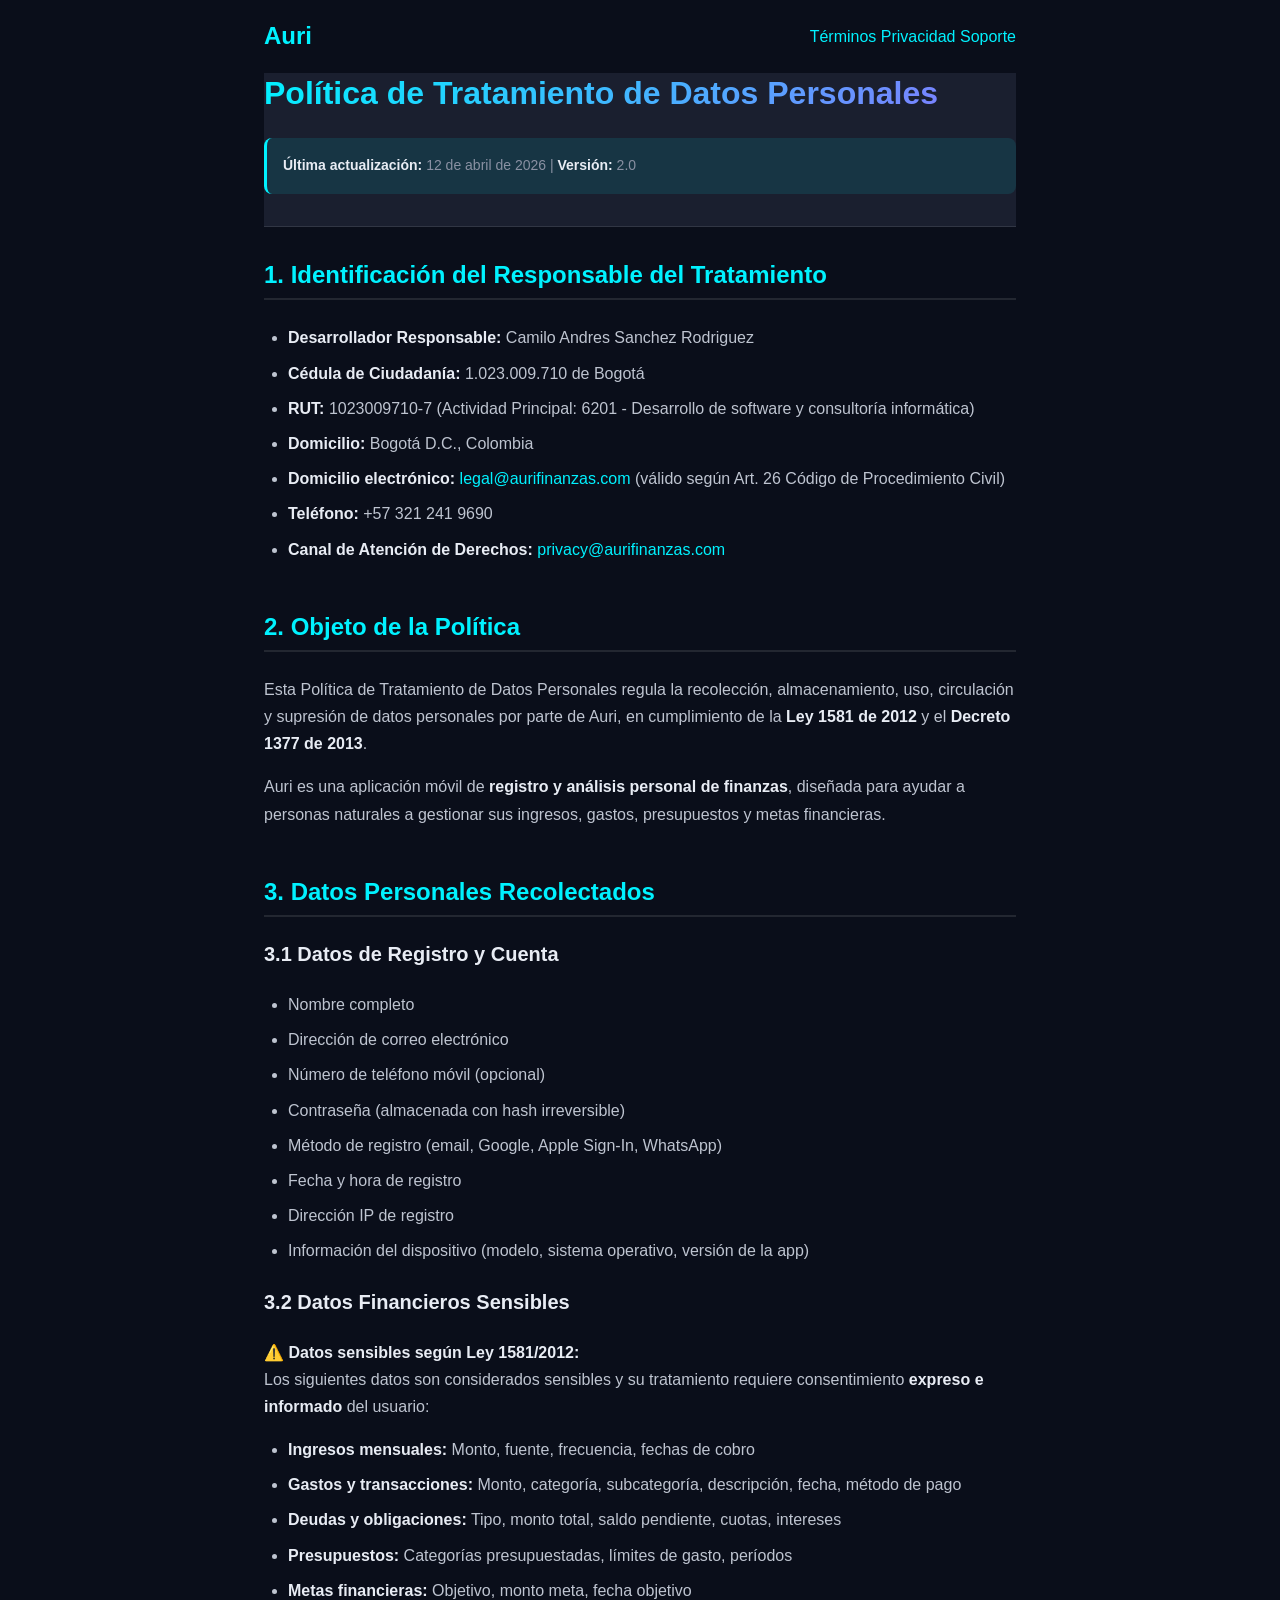
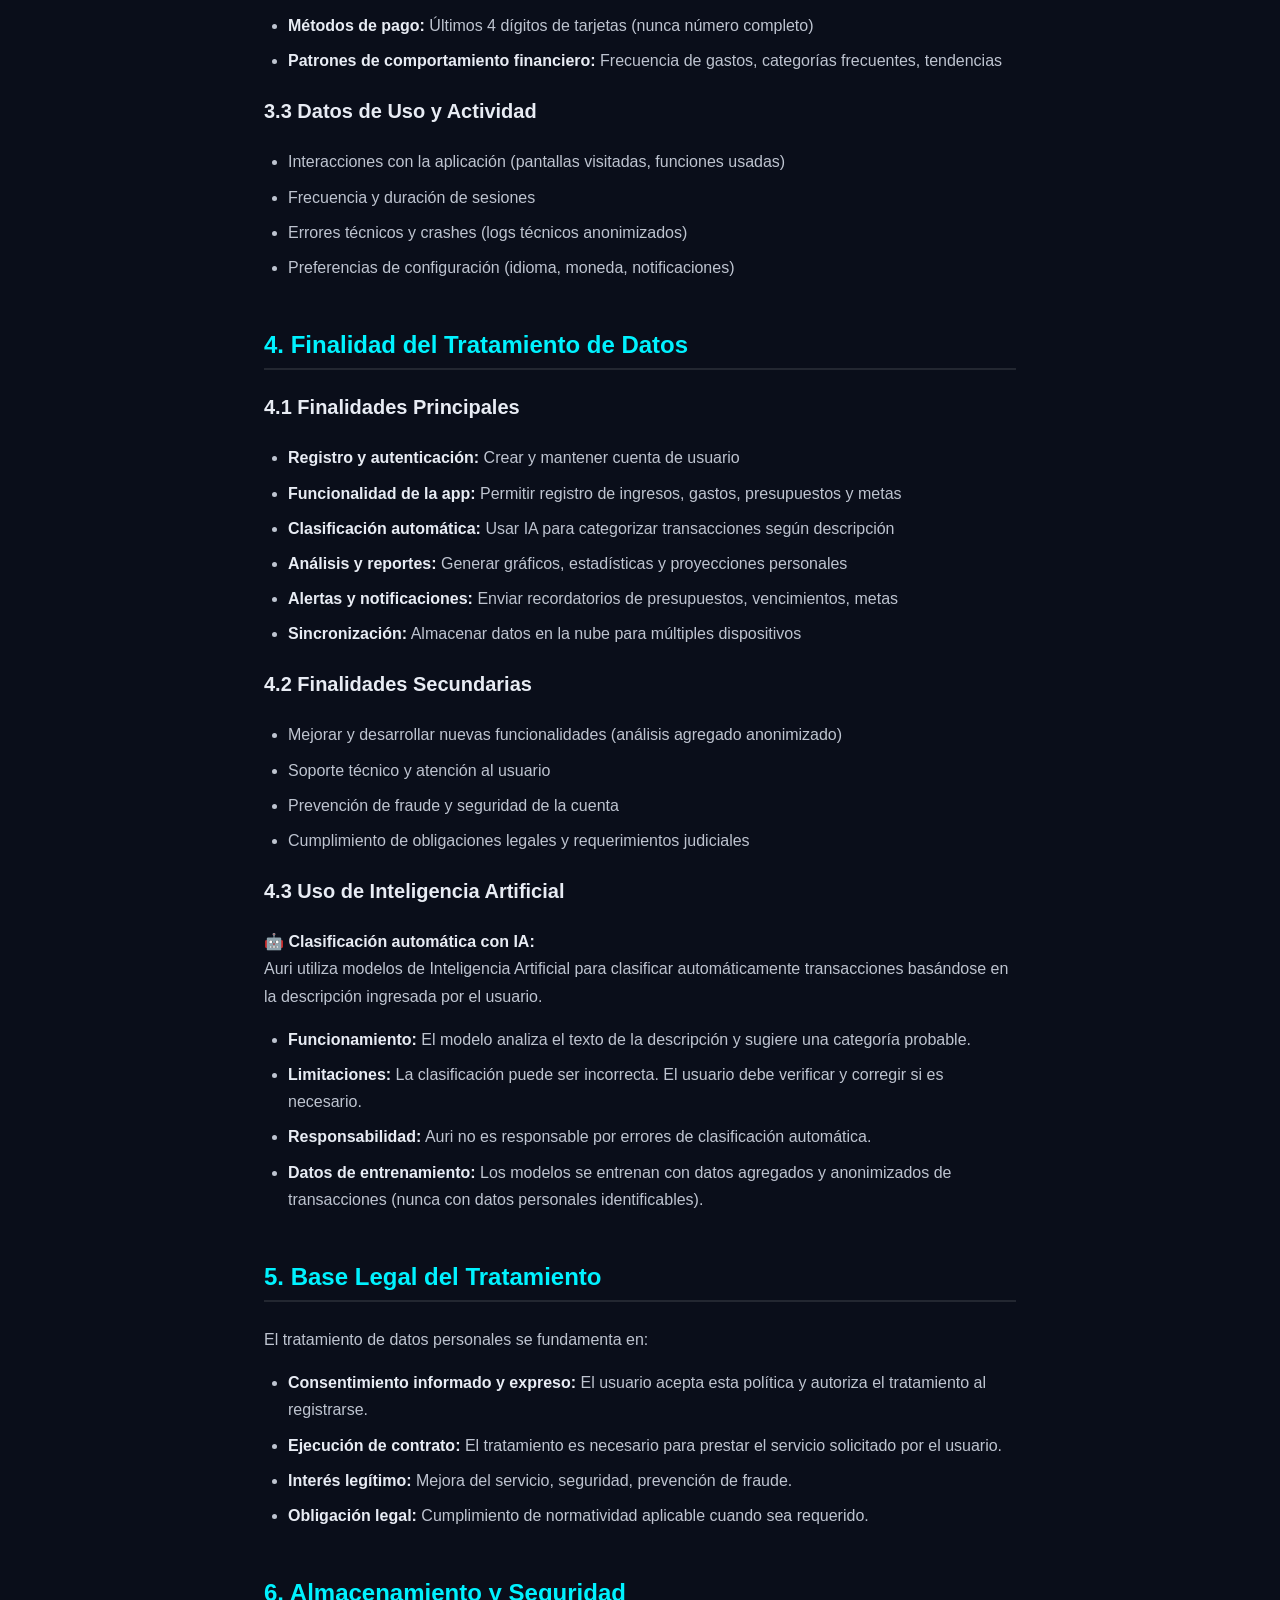
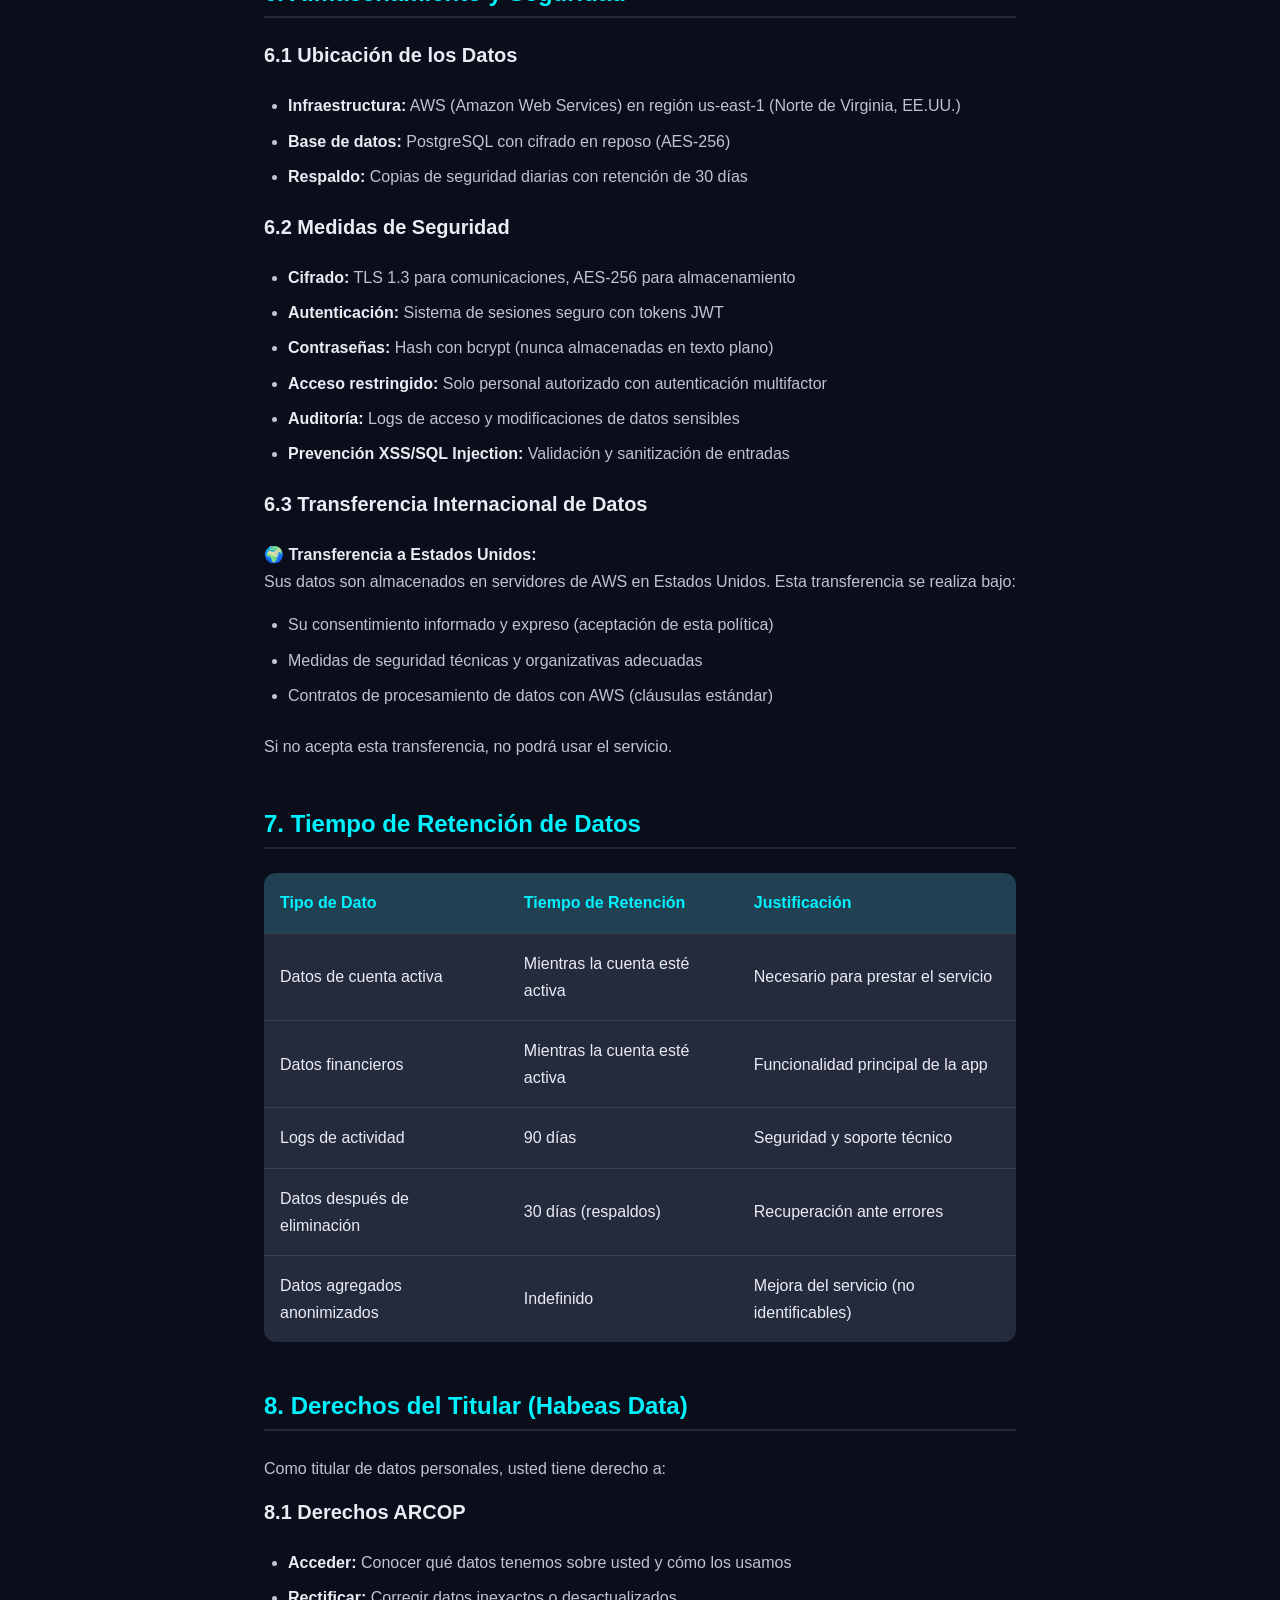
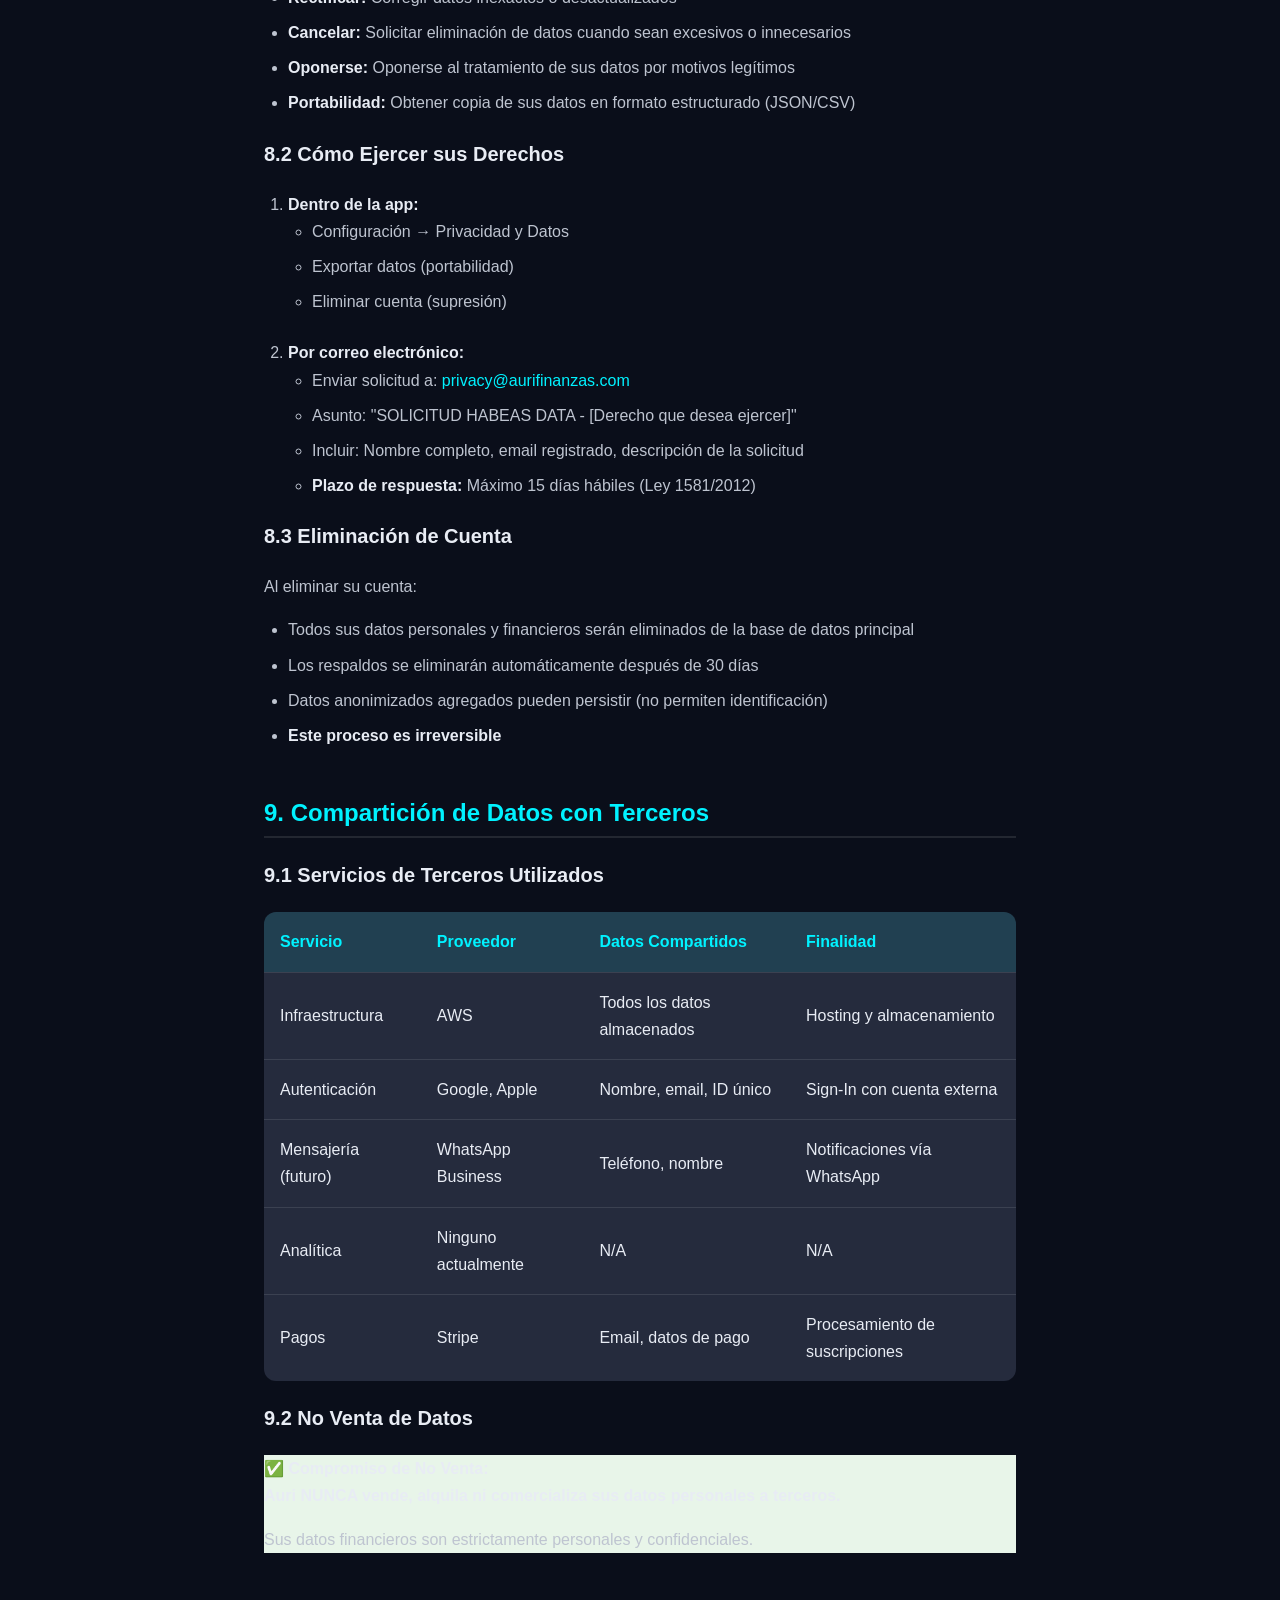
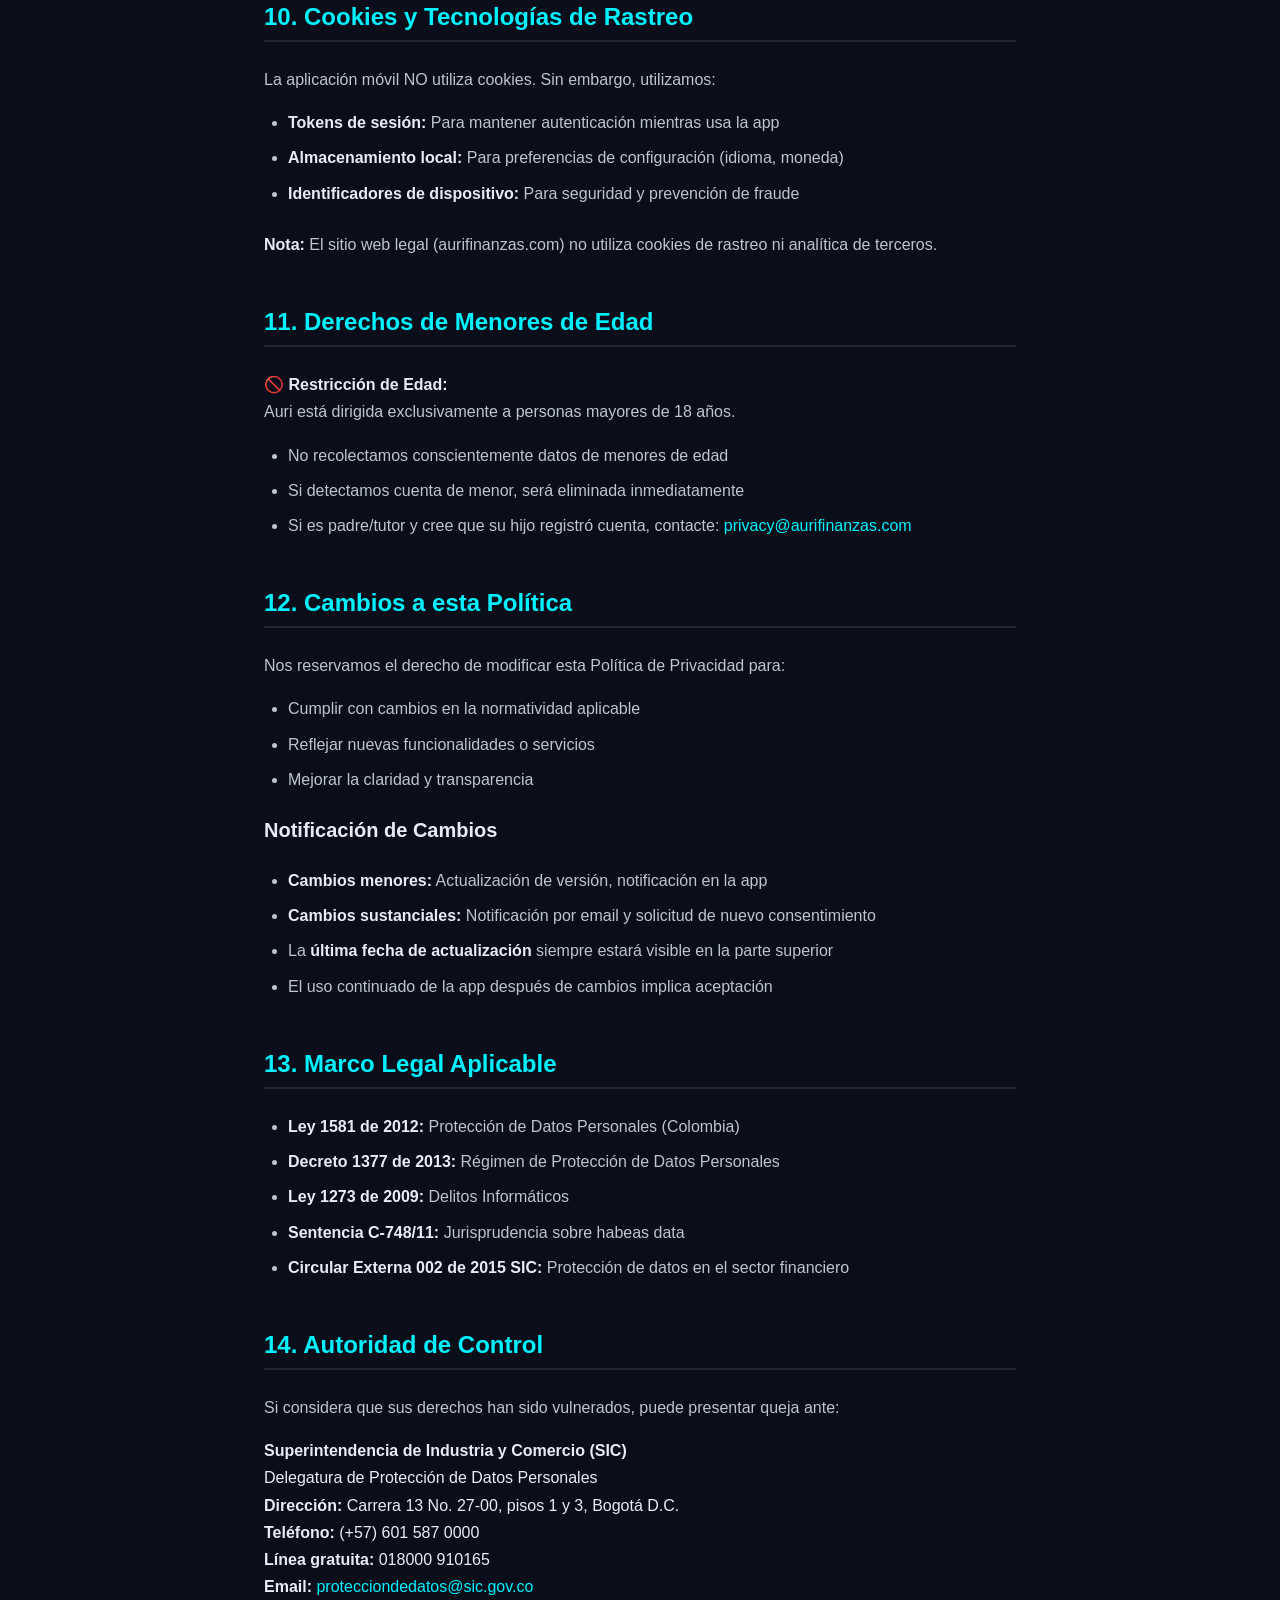
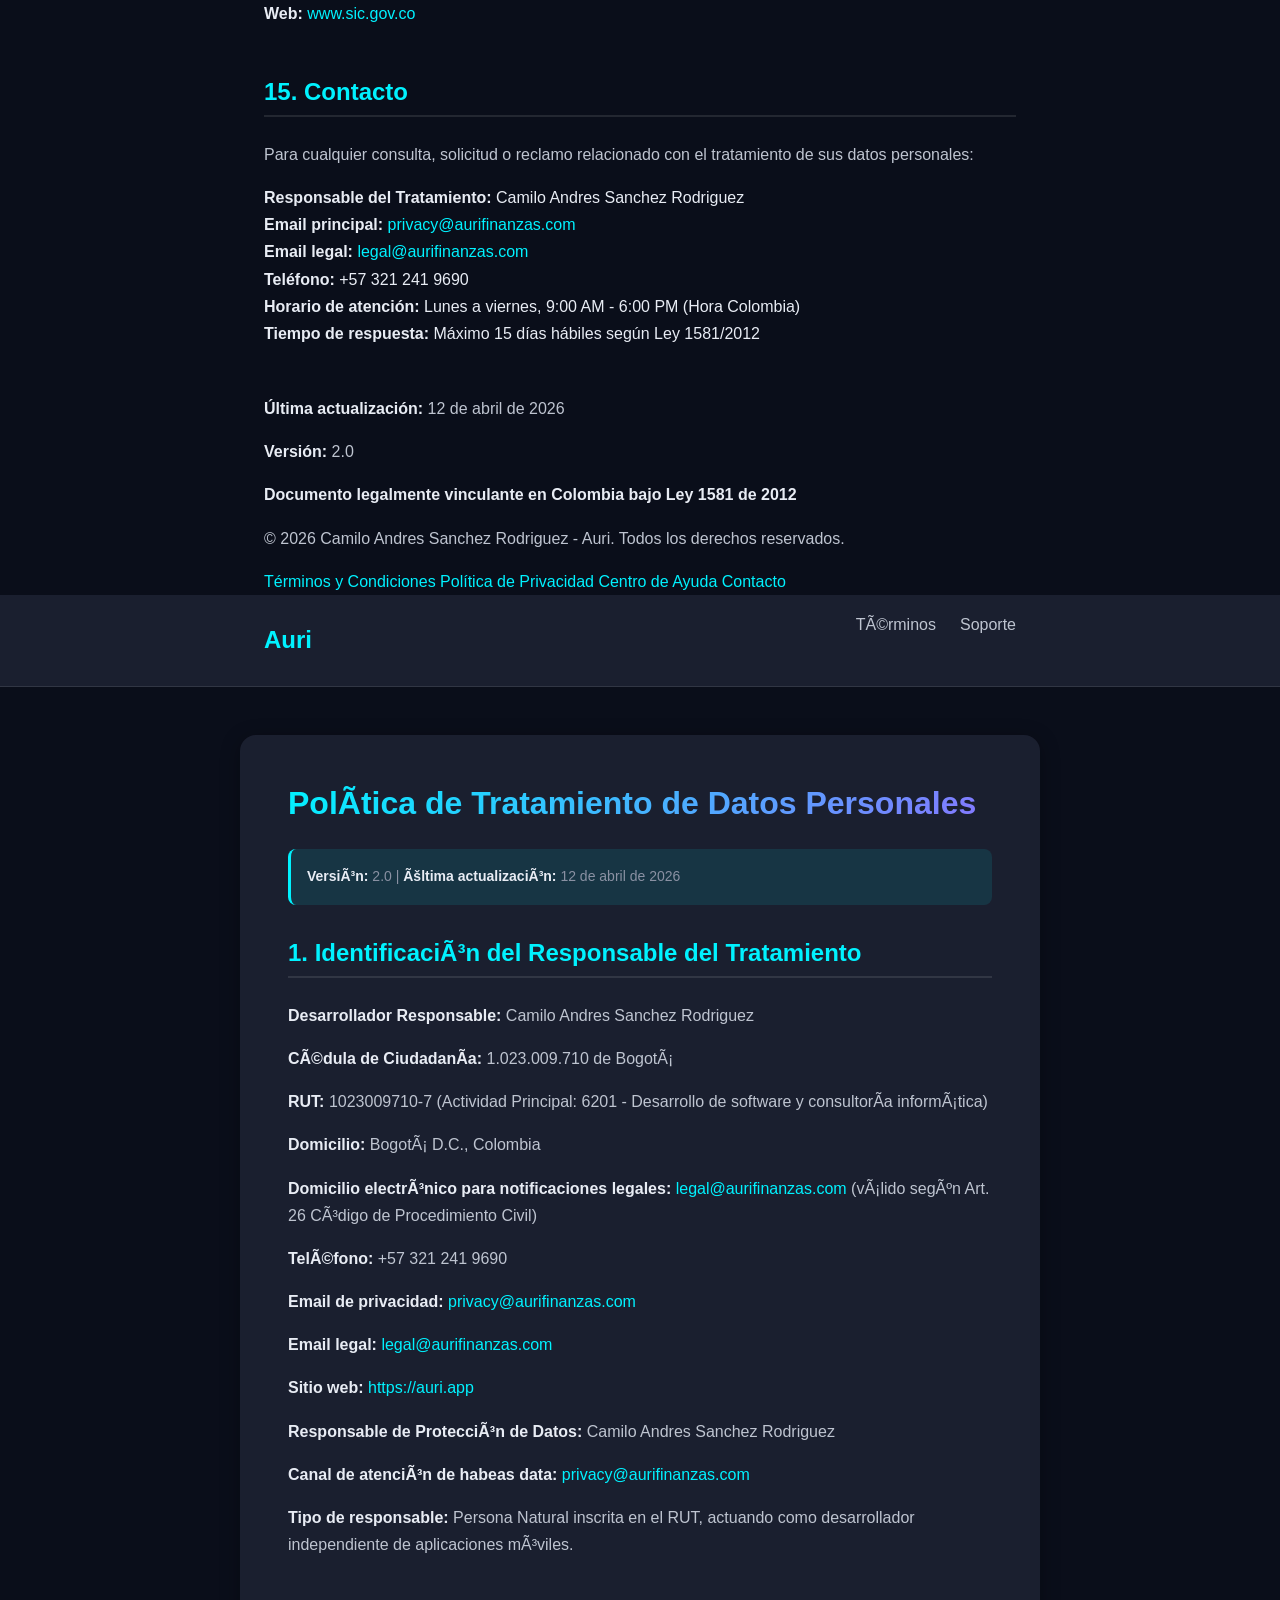
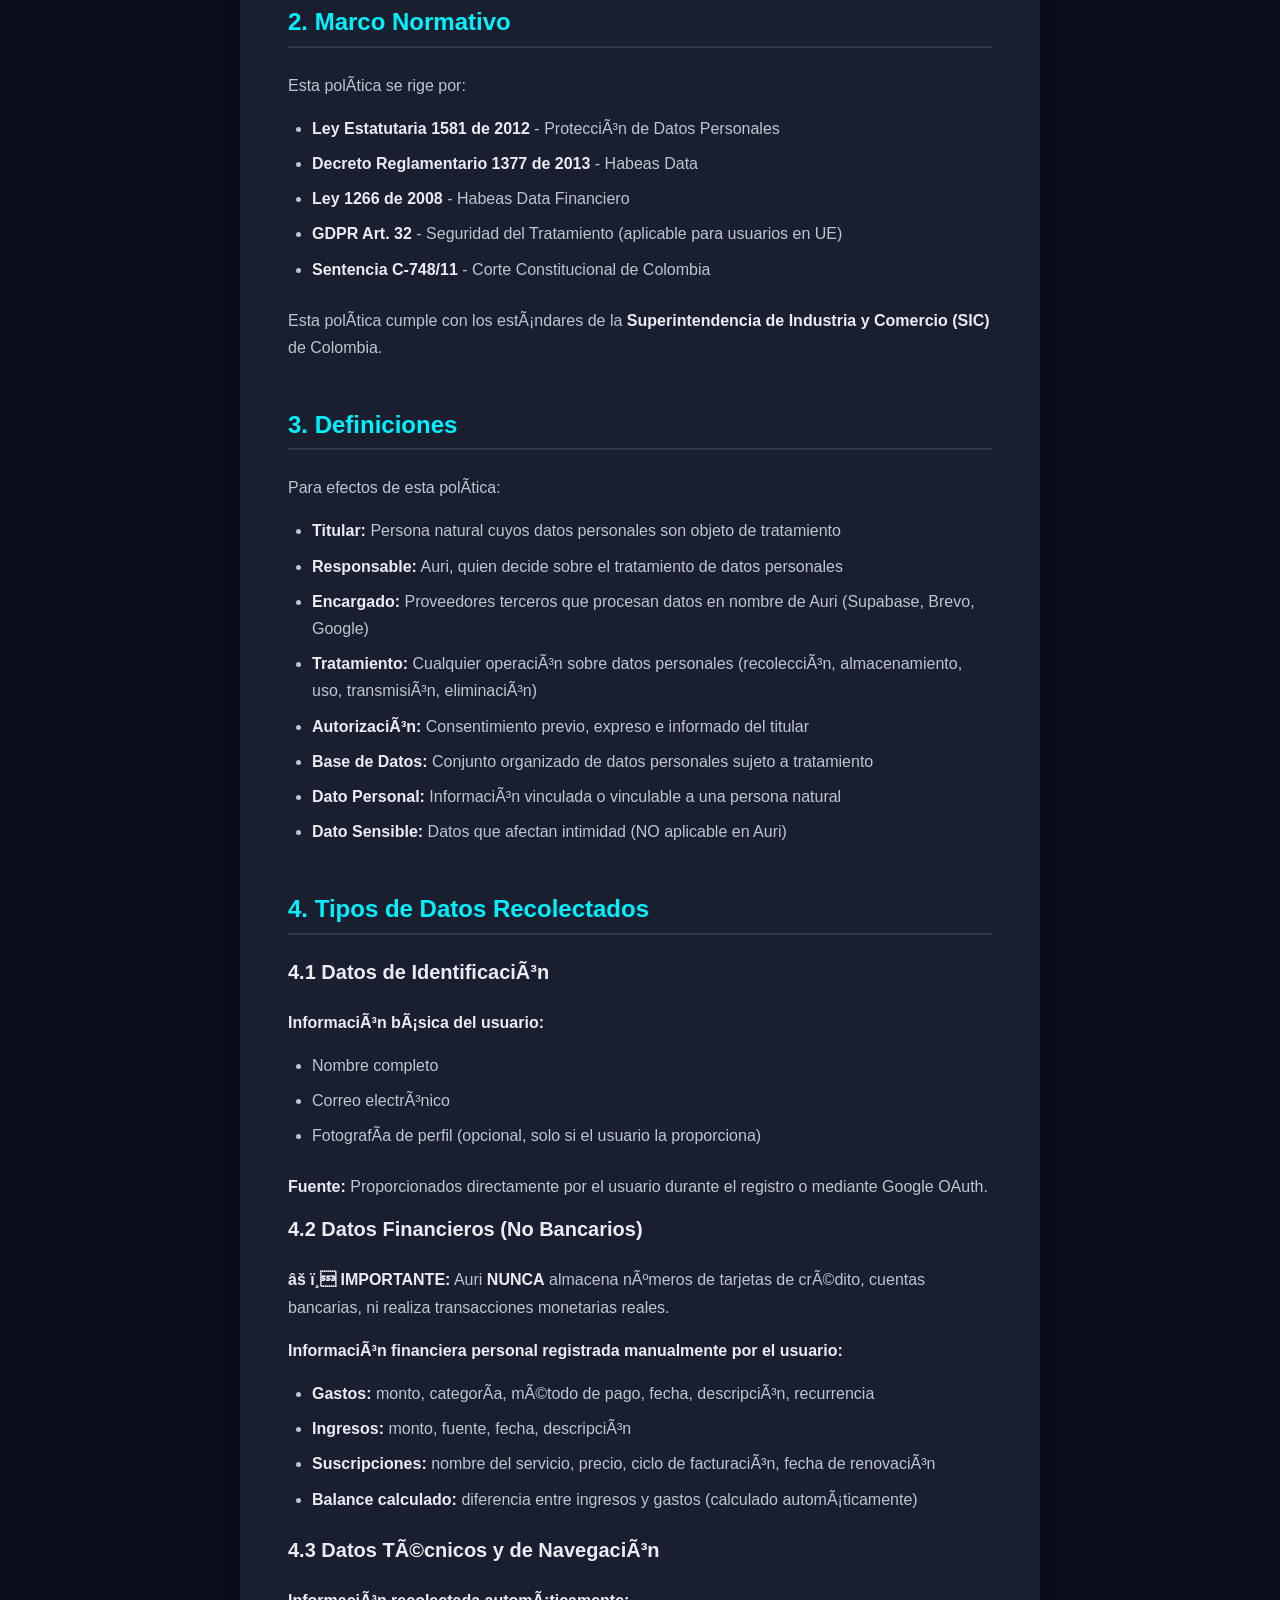
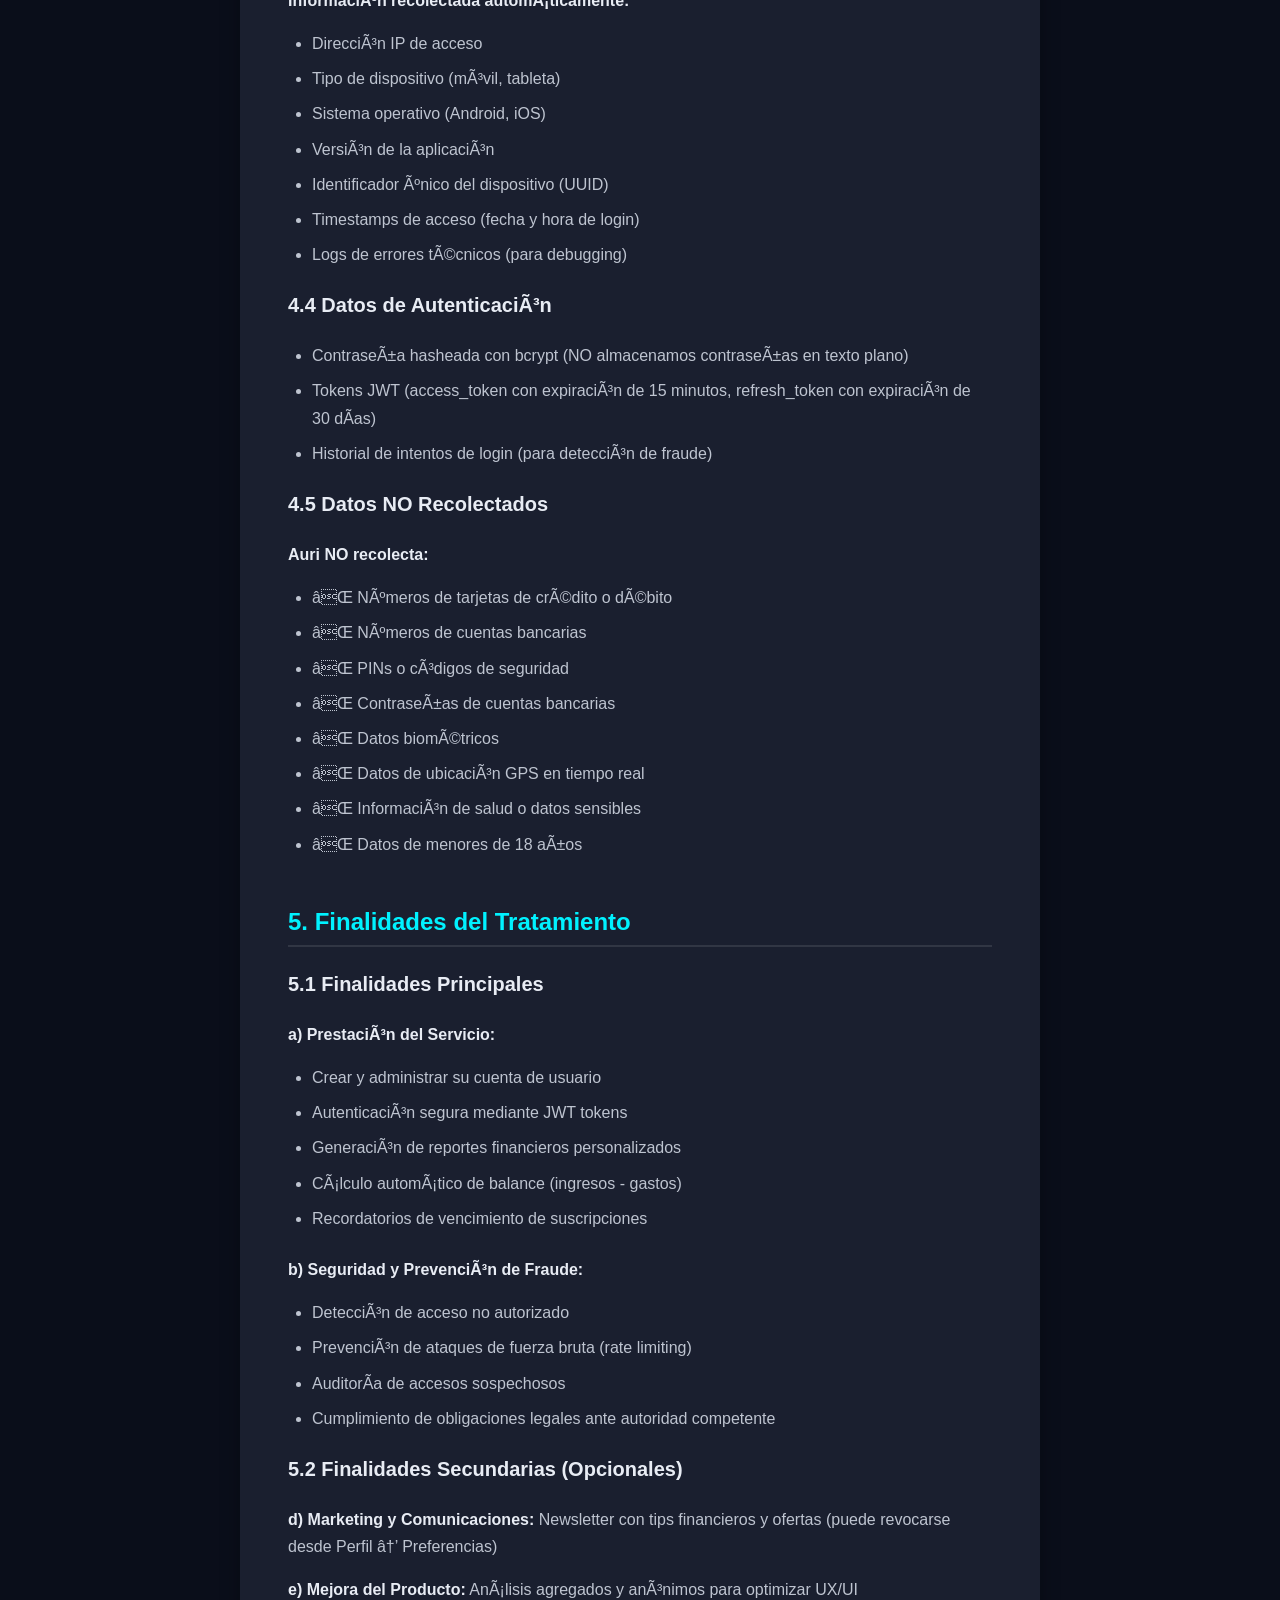
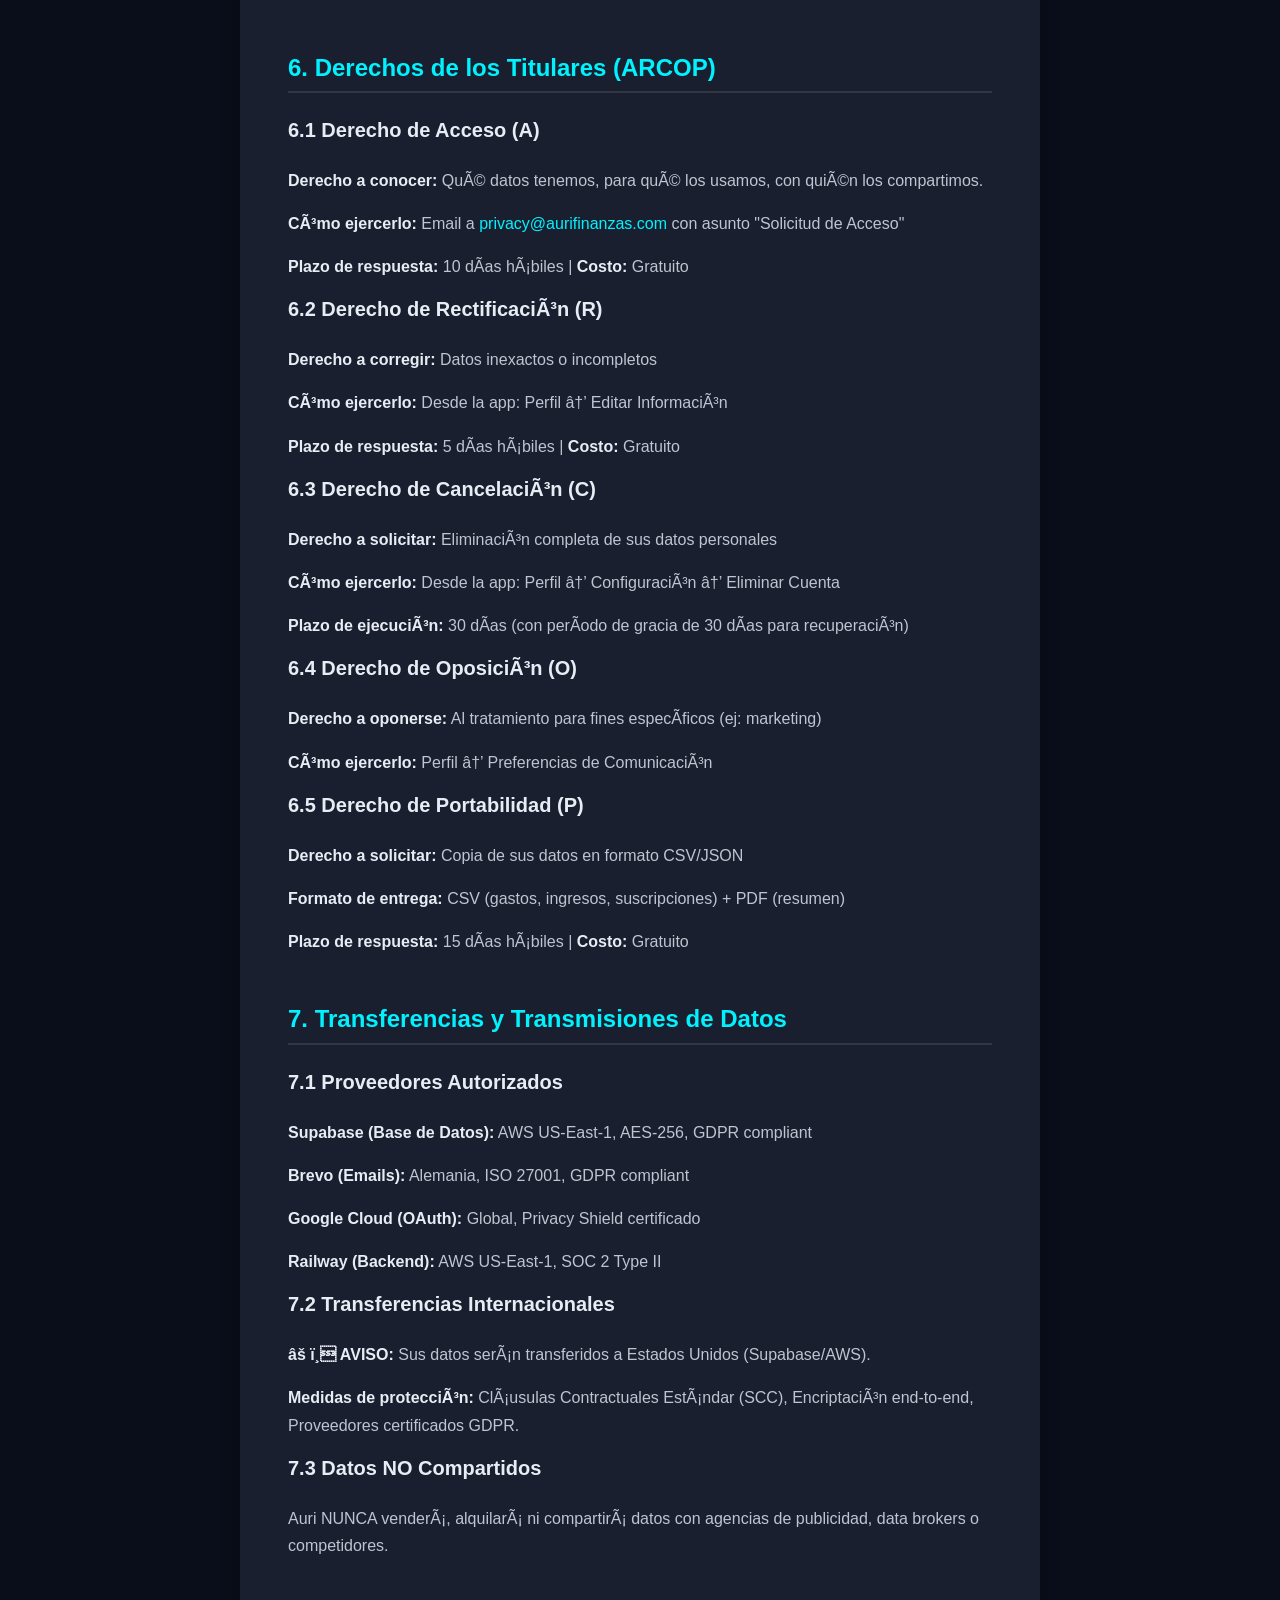
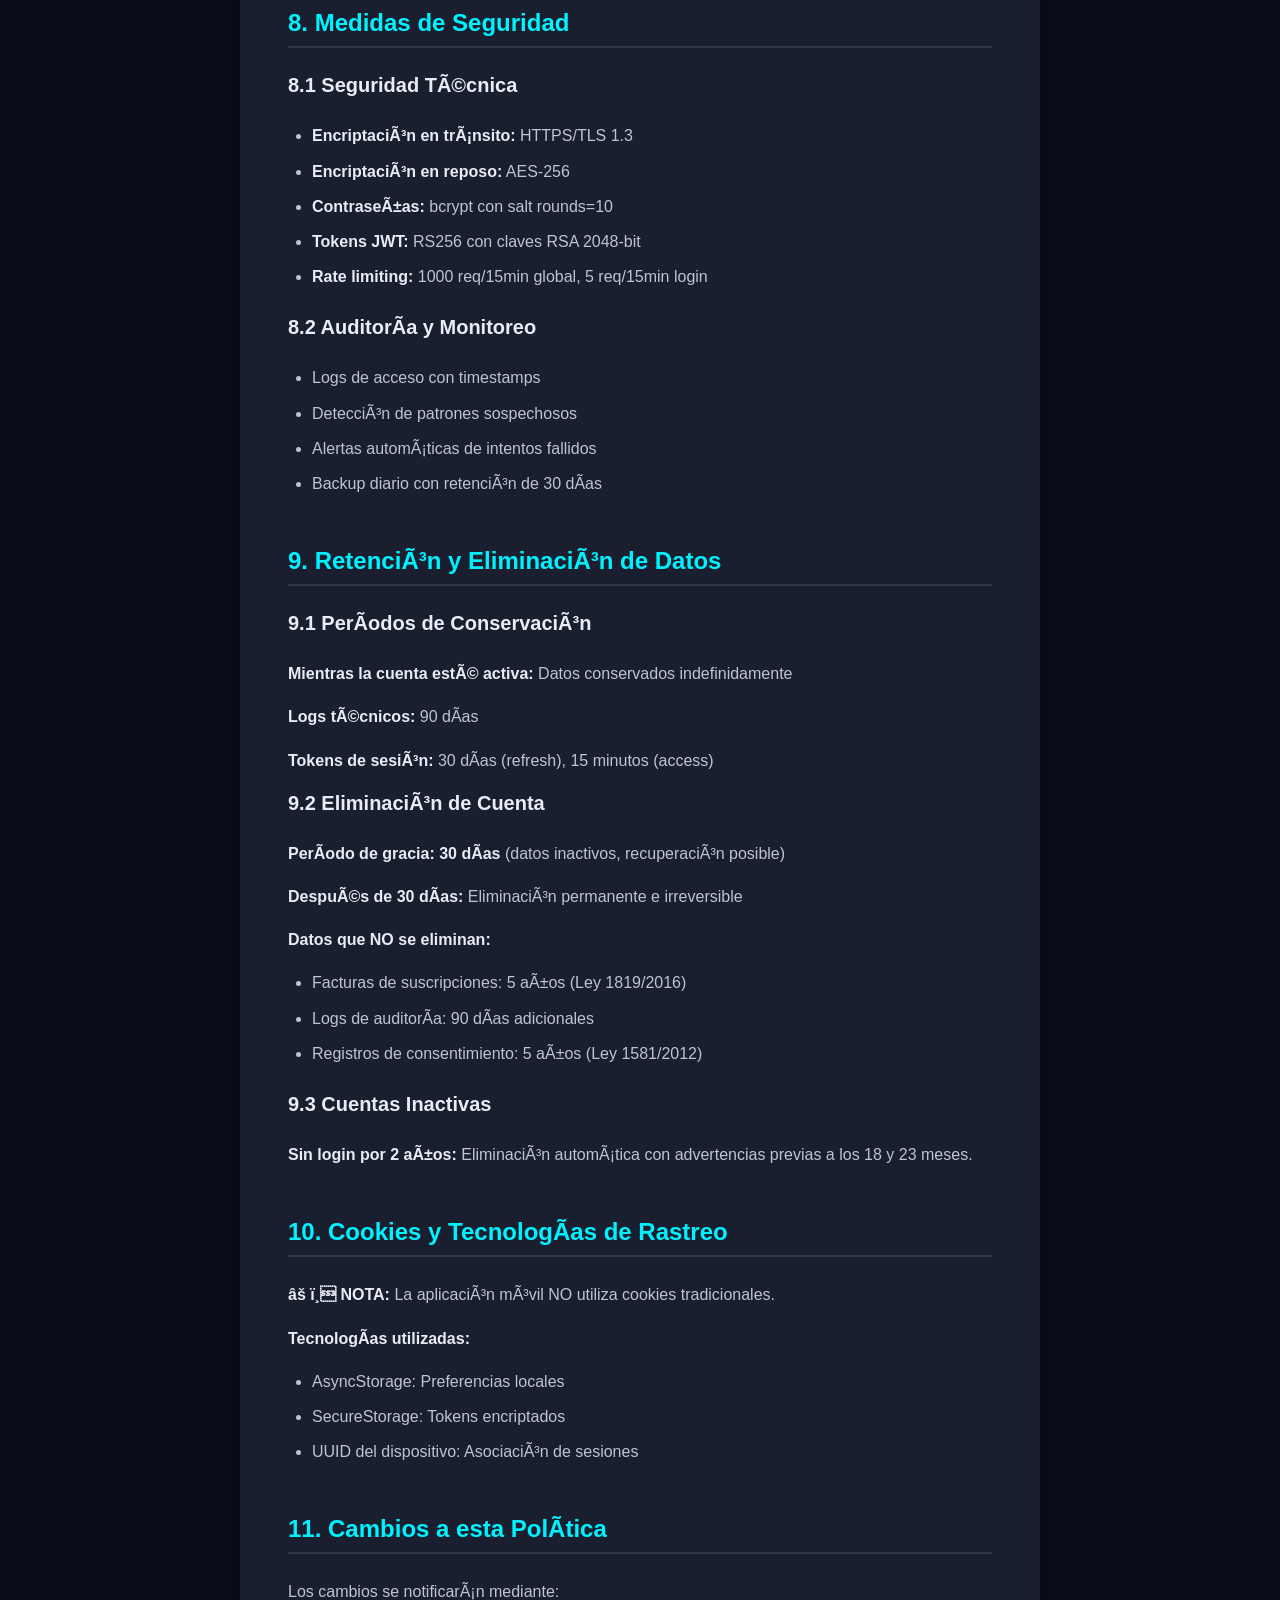
<file: privacy.html>
﻿<!DOCTYPE html>
<html lang="es-CO">
<head>
  <meta charset="UTF-8">
  <meta name="viewport" content="width=device-width, initial-scale=1.0">
  <title>Política de Privacidad - Auri</title>
  <meta name="description" content="Política de Tratamiento de Datos Personales de Auri - Cumplimiento Ley 1581/2012">
  <link rel="stylesheet" href="assets/styles.css">
</head>
<body>
  <nav class="navbar">
    <div class="container">
      <a href="https://aurifinanzas.com" class="logo">Auri</a>
      <div class="nav-links">
        <a href="terms.html">Términos</a>
        <a href="privacy.html" class="active">Privacidad</a>
        <a href="support.html">Soporte</a>
      </div>
    </div>
  </nav>

  <main class="container">
    <header class="page-header">
      <h1>Política de Tratamiento de Datos Personales</h1>
      <p class="metadata">
        <strong>Última actualización:</strong> 12 de abril de 2026 |
        <strong>Versión:</strong> 2.0
      </p>
    </header>

    <section class="legal-section">
      <h2>1. Identificación del Responsable del Tratamiento</h2>
      <ul class="info-list">
        <li><strong>Desarrollador Responsable:</strong> Camilo Andres Sanchez Rodriguez</li>
        <li><strong>Cédula de Ciudadanía:</strong> 1.023.009.710 de Bogotá</li>
        <li><strong>RUT:</strong> 1023009710-7 (Actividad Principal: 6201 - Desarrollo de software y consultoría informática)</li>
        <li><strong>Domicilio:</strong> Bogotá D.C., Colombia</li>
        <li><strong>Domicilio electrónico:</strong> <a href="mailto:legal@aurifinanzas.com">legal@aurifinanzas.com</a> (válido según Art. 26 Código de Procedimiento Civil)</li>
        <li><strong>Teléfono:</strong> +57 321 241 9690</li>
        <li><strong>Canal de Atención de Derechos:</strong> <a href="mailto:privacy@aurifinanzas.com">privacy@aurifinanzas.com</a></li>
      </ul>
    </section>

    <section class="legal-section">
      <h2>2. Objeto de la Política</h2>
      <p>Esta Política de Tratamiento de Datos Personales regula la recolección, almacenamiento, uso, circulación y supresión de datos personales por parte de Auri, en cumplimiento de la <strong>Ley 1581 de 2012</strong> y el <strong>Decreto 1377 de 2013</strong>.</p>
      <p>Auri es una aplicación móvil de <strong>registro y análisis personal de finanzas</strong>, diseñada para ayudar a personas naturales a gestionar sus ingresos, gastos, presupuestos y metas financieras.</p>
    </section>

    <section class="legal-section">
      <h2>3. Datos Personales Recolectados</h2>
      <h3>3.1 Datos de Registro y Cuenta</h3>
      <ul>
        <li>Nombre completo</li>
        <li>Dirección de correo electrónico</li>
        <li>Número de teléfono móvil (opcional)</li>
        <li>Contraseña (almacenada con hash irreversible)</li>
        <li>Método de registro (email, Google, Apple Sign-In, WhatsApp)</li>
        <li>Fecha y hora de registro</li>
        <li>Dirección IP de registro</li>
        <li>Información del dispositivo (modelo, sistema operativo, versión de la app)</li>
      </ul>

      <h3>3.2 Datos Financieros Sensibles</h3>
      <div class="warning-box">
        <strong>⚠️ Datos sensibles según Ley 1581/2012:</strong>
        <p>Los siguientes datos son considerados sensibles y su tratamiento requiere consentimiento <strong>expreso e informado</strong> del usuario:</p>
      </div>
      <ul>
        <li><strong>Ingresos mensuales:</strong> Monto, fuente, frecuencia, fechas de cobro</li>
        <li><strong>Gastos y transacciones:</strong> Monto, categoría, subcategoría, descripción, fecha, método de pago</li>
        <li><strong>Deudas y obligaciones:</strong> Tipo, monto total, saldo pendiente, cuotas, intereses</li>
        <li><strong>Presupuestos:</strong> Categorías presupuestadas, límites de gasto, períodos</li>
        <li><strong>Metas financieras:</strong> Objetivo, monto meta, fecha objetivo</li>
        <li><strong>Métodos de pago:</strong> Últimos 4 dígitos de tarjetas (nunca número completo)</li>
        <li><strong>Patrones de comportamiento financiero:</strong> Frecuencia de gastos, categorías frecuentes, tendencias</li>
      </ul>

      <h3>3.3 Datos de Uso y Actividad</h3>
      <ul>
        <li>Interacciones con la aplicación (pantallas visitadas, funciones usadas)</li>
        <li>Frecuencia y duración de sesiones</li>
        <li>Errores técnicos y crashes (logs técnicos anonimizados)</li>
        <li>Preferencias de configuración (idioma, moneda, notificaciones)</li>
      </ul>
    </section>

    <section class="legal-section">
      <h2>4. Finalidad del Tratamiento de Datos</h2>
      <h3>4.1 Finalidades Principales</h3>
      <ul>
        <li><strong>Registro y autenticación:</strong> Crear y mantener cuenta de usuario</li>
        <li><strong>Funcionalidad de la app:</strong> Permitir registro de ingresos, gastos, presupuestos y metas</li>
        <li><strong>Clasificación automática:</strong> Usar IA para categorizar transacciones según descripción</li>
        <li><strong>Análisis y reportes:</strong> Generar gráficos, estadísticas y proyecciones personales</li>
        <li><strong>Alertas y notificaciones:</strong> Enviar recordatorios de presupuestos, vencimientos, metas</li>
        <li><strong>Sincronización:</strong> Almacenar datos en la nube para múltiples dispositivos</li>
      </ul>

      <h3>4.2 Finalidades Secundarias</h3>
      <ul>
        <li>Mejorar y desarrollar nuevas funcionalidades (análisis agregado anonimizado)</li>
        <li>Soporte técnico y atención al usuario</li>
        <li>Prevención de fraude y seguridad de la cuenta</li>
        <li>Cumplimiento de obligaciones legales y requerimientos judiciales</li>
      </ul>

      <h3>4.3 Uso de Inteligencia Artificial</h3>
      <div class="warning-box">
        <strong>🤖 Clasificación automática con IA:</strong>
        <p>Auri utiliza modelos de Inteligencia Artificial para clasificar automáticamente transacciones basándose en la descripción ingresada por el usuario.</p>
        <ul>
          <li><strong>Funcionamiento:</strong> El modelo analiza el texto de la descripción y sugiere una categoría probable.</li>
          <li><strong>Limitaciones:</strong> La clasificación puede ser incorrecta. El usuario debe verificar y corregir si es necesario.</li>
          <li><strong>Responsabilidad:</strong> Auri no es responsable por errores de clasificación automática.</li>
          <li><strong>Datos de entrenamiento:</strong> Los modelos se entrenan con datos agregados y anonimizados de transacciones (nunca con datos personales identificables).</li>
        </ul>
      </div>
    </section>

    <section class="legal-section">
      <h2>5. Base Legal del Tratamiento</h2>
      <p>El tratamiento de datos personales se fundamenta en:</p>
      <ul>
        <li><strong>Consentimiento informado y expreso:</strong> El usuario acepta esta política y autoriza el tratamiento al registrarse.</li>
        <li><strong>Ejecución de contrato:</strong> El tratamiento es necesario para prestar el servicio solicitado por el usuario.</li>
        <li><strong>Interés legítimo:</strong> Mejora del servicio, seguridad, prevención de fraude.</li>
        <li><strong>Obligación legal:</strong> Cumplimiento de normatividad aplicable cuando sea requerido.</li>
      </ul>
    </section>

    <section class="legal-section">
      <h2>6. Almacenamiento y Seguridad</h2>
      <h3>6.1 Ubicación de los Datos</h3>
      <ul>
        <li><strong>Infraestructura:</strong> AWS (Amazon Web Services) en región us-east-1 (Norte de Virginia, EE.UU.)</li>
        <li><strong>Base de datos:</strong> PostgreSQL con cifrado en reposo (AES-256)</li>
        <li><strong>Respaldo:</strong> Copias de seguridad diarias con retención de 30 días</li>
      </ul>

      <h3>6.2 Medidas de Seguridad</h3>
      <ul>
        <li><strong>Cifrado:</strong> TLS 1.3 para comunicaciones, AES-256 para almacenamiento</li>
        <li><strong>Autenticación:</strong> Sistema de sesiones seguro con tokens JWT</li>
        <li><strong>Contraseñas:</strong> Hash con bcrypt (nunca almacenadas en texto plano)</li>
        <li><strong>Acceso restringido:</strong> Solo personal autorizado con autenticación multifactor</li>
        <li><strong>Auditoría:</strong> Logs de acceso y modificaciones de datos sensibles</li>
        <li><strong>Prevención XSS/SQL Injection:</strong> Validación y sanitización de entradas</li>
      </ul>

      <h3>6.3 Transferencia Internacional de Datos</h3>
      <div class="warning-box">
        <strong>🌍 Transferencia a Estados Unidos:</strong>
        <p>Sus datos son almacenados en servidores de AWS en Estados Unidos. Esta transferencia se realiza bajo:</p>
        <ul>
          <li>Su consentimiento informado y expreso (aceptación de esta política)</li>
          <li>Medidas de seguridad técnicas y organizativas adecuadas</li>
          <li>Contratos de procesamiento de datos con AWS (cláusulas estándar)</li>
        </ul>
        <p>Si no acepta esta transferencia, no podrá usar el servicio.</p>
      </div>
    </section>

    <section class="legal-section">
      <h2>7. Tiempo de Retención de Datos</h2>
      <table class="retention-table">
        <thead>
          <tr>
            <th>Tipo de Dato</th>
            <th>Tiempo de Retención</th>
            <th>Justificación</th>
          </tr>
        </thead>
        <tbody>
          <tr>
            <td>Datos de cuenta activa</td>
            <td>Mientras la cuenta esté activa</td>
            <td>Necesario para prestar el servicio</td>
          </tr>
          <tr>
            <td>Datos financieros</td>
            <td>Mientras la cuenta esté activa</td>
            <td>Funcionalidad principal de la app</td>
          </tr>
          <tr>
            <td>Logs de actividad</td>
            <td>90 días</td>
            <td>Seguridad y soporte técnico</td>
          </tr>
          <tr>
            <td>Datos después de eliminación</td>
            <td>30 días (respaldos)</td>
            <td>Recuperación ante errores</td>
          </tr>
          <tr>
            <td>Datos agregados anonimizados</td>
            <td>Indefinido</td>
            <td>Mejora del servicio (no identificables)</td>
          </tr>
        </tbody>
      </table>
    </section>

    <section class="legal-section">
      <h2>8. Derechos del Titular (Habeas Data)</h2>
      <p>Como titular de datos personales, usted tiene derecho a:</p>
      <h3>8.1 Derechos ARCOP</h3>
      <ul>
        <li><strong>Acceder:</strong> Conocer qué datos tenemos sobre usted y cómo los usamos</li>
        <li><strong>Rectificar:</strong> Corregir datos inexactos o desactualizados</li>
        <li><strong>Cancelar:</strong> Solicitar eliminación de datos cuando sean excesivos o innecesarios</li>
        <li><strong>Oponerse:</strong> Oponerse al tratamiento de sus datos por motivos legítimos</li>
        <li><strong>Portabilidad:</strong> Obtener copia de sus datos en formato estructurado (JSON/CSV)</li>
      </ul>

      <h3>8.2 Cómo Ejercer sus Derechos</h3>
      <ol>
        <li><strong>Dentro de la app:</strong>
          <ul>
            <li>Configuración → Privacidad y Datos</li>
            <li>Exportar datos (portabilidad)</li>
            <li>Eliminar cuenta (supresión)</li>
          </ul>
        </li>
        <li><strong>Por correo electrónico:</strong>
          <ul>
            <li>Enviar solicitud a: <a href="mailto:privacy@aurifinanzas.com">privacy@aurifinanzas.com</a></li>
            <li>Asunto: "SOLICITUD HABEAS DATA - [Derecho que desea ejercer]"</li>
            <li>Incluir: Nombre completo, email registrado, descripción de la solicitud</li>
            <li><strong>Plazo de respuesta:</strong> Máximo 15 días hábiles (Ley 1581/2012)</li>
          </ul>
        </li>
      </ol>

      <h3>8.3 Eliminación de Cuenta</h3>
      <p>Al eliminar su cuenta:</p>
      <ul>
        <li>Todos sus datos personales y financieros serán eliminados de la base de datos principal</li>
        <li>Los respaldos se eliminarán automáticamente después de 30 días</li>
        <li>Datos anonimizados agregados pueden persistir (no permiten identificación)</li>
        <li><strong>Este proceso es irreversible</strong></li>
      </ul>
    </section>

    <section class="legal-section">
      <h2>9. Compartición de Datos con Terceros</h2>
      <h3>9.1 Servicios de Terceros Utilizados</h3>
      <table class="third-party-table">
        <thead>
          <tr>
            <th>Servicio</th>
            <th>Proveedor</th>
            <th>Datos Compartidos</th>
            <th>Finalidad</th>
          </tr>
        </thead>
        <tbody>
          <tr>
            <td>Infraestructura</td>
            <td>AWS</td>
            <td>Todos los datos almacenados</td>
            <td>Hosting y almacenamiento</td>
          </tr>
          <tr>
            <td>Autenticación</td>
            <td>Google, Apple</td>
            <td>Nombre, email, ID único</td>
            <td>Sign-In con cuenta externa</td>
          </tr>
          <tr>
            <td>Mensajería (futuro)</td>
            <td>WhatsApp Business</td>
            <td>Teléfono, nombre</td>
            <td>Notificaciones vía WhatsApp</td>
          </tr>
          <tr>
            <td>Analítica</td>
            <td>Ninguno actualmente</td>
            <td>N/A</td>
            <td>N/A</td>
          </tr>
          <tr>
            <td>Pagos</td>
            <td>Stripe</td>
            <td>Email, datos de pago</td>
            <td>Procesamiento de suscripciones</td>
          </tr>
        </tbody>
      </table>

      <h3>9.2 No Venta de Datos</h3>
      <div class="warning-box" style="background-color: #e8f5e9; border-left-color: #4caf50;">
        <strong>✅ Compromiso de No Venta:</strong>
        <p><strong>Auri NUNCA vende, alquila ni comercializa sus datos personales a terceros.</strong></p>
        <p>Sus datos financieros son estrictamente personales y confidenciales.</p>
      </div>
    </section>

    <section class="legal-section">
      <h2>10. Cookies y Tecnologías de Rastreo</h2>
      <p>La aplicación móvil NO utiliza cookies. Sin embargo, utilizamos:</p>
      <ul>
        <li><strong>Tokens de sesión:</strong> Para mantener autenticación mientras usa la app</li>
        <li><strong>Almacenamiento local:</strong> Para preferencias de configuración (idioma, moneda)</li>
        <li><strong>Identificadores de dispositivo:</strong> Para seguridad y prevención de fraude</li>
      </ul>
      <p><strong>Nota:</strong> El sitio web legal (aurifinanzas.com) no utiliza cookies de rastreo ni analítica de terceros.</p>
    </section>

    <section class="legal-section">
      <h2>11. Derechos de Menores de Edad</h2>
      <div class="warning-box">
        <strong>🚫 Restricción de Edad:</strong>
        <p>Auri está dirigida exclusivamente a personas mayores de 18 años.</p>
        <ul>
          <li>No recolectamos conscientemente datos de menores de edad</li>
          <li>Si detectamos cuenta de menor, será eliminada inmediatamente</li>
          <li>Si es padre/tutor y cree que su hijo registró cuenta, contacte: <a href="mailto:privacy@aurifinanzas.com">privacy@aurifinanzas.com</a></li>
        </ul>
      </div>
    </section>

    <section class="legal-section">
      <h2>12. Cambios a esta Política</h2>
      <p>Nos reservamos el derecho de modificar esta Política de Privacidad para:</p>
      <ul>
        <li>Cumplir con cambios en la normatividad aplicable</li>
        <li>Reflejar nuevas funcionalidades o servicios</li>
        <li>Mejorar la claridad y transparencia</li>
      </ul>
      <h3>Notificación de Cambios</h3>
      <ul>
        <li><strong>Cambios menores:</strong> Actualización de versión, notificación en la app</li>
        <li><strong>Cambios sustanciales:</strong> Notificación por email y solicitud de nuevo consentimiento</li>
        <li>La <strong>última fecha de actualización</strong> siempre estará visible en la parte superior</li>
        <li>El uso continuado de la app después de cambios implica aceptación</li>
      </ul>
    </section>

    <section class="legal-section">
      <h2>13. Marco Legal Aplicable</h2>
      <ul>
        <li><strong>Ley 1581 de 2012:</strong> Protección de Datos Personales (Colombia)</li>
        <li><strong>Decreto 1377 de 2013:</strong> Régimen de Protección de Datos Personales</li>
        <li><strong>Ley 1273 de 2009:</strong> Delitos Informáticos</li>
        <li><strong>Sentencia C-748/11:</strong> Jurisprudencia sobre habeas data</li>
        <li><strong>Circular Externa 002 de 2015 SIC:</strong> Protección de datos en el sector financiero</li>
      </ul>
    </section>

    <section class="legal-section">
      <h2>14. Autoridad de Control</h2>
      <p>Si considera que sus derechos han sido vulnerados, puede presentar queja ante:</p>
      <div class="contact-box">
        <strong>Superintendencia de Industria y Comercio (SIC)</strong><br>
        Delegatura de Protección de Datos Personales<br>
        <strong>Dirección:</strong> Carrera 13 No. 27-00, pisos 1 y 3, Bogotá D.C.<br>
        <strong>Teléfono:</strong> (+57) 601 587 0000<br>
        <strong>Línea gratuita:</strong> 018000 910165<br>
        <strong>Email:</strong> <a href="mailto:protecciondedatos@sic.gov.co">protecciondedatos@sic.gov.co</a><br>
        <strong>Web:</strong> <a href="https://www.sic.gov.co" target="_blank">www.sic.gov.co</a>
      </div>
    </section>

    <section class="legal-section">
      <h2>15. Contacto</h2>
      <p>Para cualquier consulta, solicitud o reclamo relacionado con el tratamiento de sus datos personales:</p>
      <div class="contact-box">
        <strong>Responsable del Tratamiento:</strong> Camilo Andres Sanchez Rodriguez<br>
        <strong>Email principal:</strong> <a href="mailto:privacy@aurifinanzas.com">privacy@aurifinanzas.com</a><br>
        <strong>Email legal:</strong> <a href="mailto:legal@aurifinanzas.com">legal@aurifinanzas.com</a><br>
        <strong>Teléfono:</strong> +57 321 241 9690<br>
        <strong>Horario de atención:</strong> Lunes a viernes, 9:00 AM - 6:00 PM (Hora Colombia)<br>
        <strong>Tiempo de respuesta:</strong> Máximo 15 días hábiles según Ley 1581/2012
      </div>
    </section>

    <div class="footer-note">
      <p><strong>Última actualización:</strong> 12 de abril de 2026</p>
      <p><strong>Versión:</strong> 2.0</p>
      <p><strong>Documento legalmente vinculante en Colombia bajo Ley 1581 de 2012</strong></p>
    </div>
  </main>

  <footer class="footer">
    <div class="container">
      <p>&copy; 2026 Camilo Andres Sanchez Rodriguez - Auri. Todos los derechos reservados.</p>
      <div class="footer-links">
        <a href="terms.html">Términos y Condiciones</a>
        <a href="privacy.html">Política de Privacidad</a>
        <a href="support.html">Centro de Ayuda</a>
        <a href="mailto:soporte@aurifinanzas.com">Contacto</a>
      </div>
    </div>
  </footer>
</body>
</html>
<!DOCTYPE html>
<html lang="es-CO">
<head>
  <meta charset="UTF-8">
  <meta name="viewport" content="width=device-width, initial-scale=1.0">
  <title>PolÃ­tica de Privacidad - Auri</title>
  <meta name="description" content="PolÃ­tica de Tratamiento de Datos Personales de Auri - Cumplimiento Ley 1581/2012">
  <link rel="stylesheet" href="assets/styles.css">
</head>
<body>
  <header>
    <nav>
      <div class="container">
        <a href="/" class="logo">Auri</a>
        <ul>
          <li><a href="/terms">TÃ©rminos</a></li>
          <li><a href="/support">Soporte</a></li>
        </ul>
      </div>
    </nav>
  </header>

  <main>
    <div class="container legal-document">
      <h1>PolÃ­tica de Tratamiento de Datos Personales</h1>
      <p class="metadata">
        <strong>VersiÃ³n:</strong> 2.0 | 
        <strong>Ãšltima actualizaciÃ³n:</strong> 12 de abril de 2026
      </p>

      <section id="identificacion">
        <h2>1. IdentificaciÃ³n del Responsable del Tratamiento</h2>
        <p><strong>Desarrollador Responsable:</strong> Camilo Andres Sanchez Rodriguez</p>
        <p><strong>CÃ©dula de CiudadanÃ­a:</strong> 1.023.009.710 de BogotÃ¡</p>
        <p><strong>RUT:</strong> 1023009710-7 (Actividad Principal: 6201 - Desarrollo de software y consultorÃ­a informÃ¡tica)</p>
        <p><strong>Domicilio:</strong> BogotÃ¡ D.C., Colombia</p>
        <p><strong>Domicilio electrÃ³nico para notificaciones legales:</strong> <a href="mailto:legal@aurifinanzas.com">legal@aurifinanzas.com</a> (vÃ¡lido segÃºn Art. 26 CÃ³digo de Procedimiento Civil)</p>
        <p><strong>TelÃ©fono:</strong> +57 321 241 9690</p>
        <p><strong>Email de privacidad:</strong> <a href="mailto:privacy@aurifinanzas.com">privacy@aurifinanzas.com</a></p>
        <p><strong>Email legal:</strong> <a href="mailto:legal@aurifinanzas.com">legal@aurifinanzas.com</a></p>
        <p><strong>Sitio web:</strong> <a href="https://auri.app">https://auri.app</a></p>
        <p><strong>Responsable de ProtecciÃ³n de Datos:</strong> Camilo Andres Sanchez Rodriguez</p>
        <p><strong>Canal de atenciÃ³n de habeas data:</strong> <a href="mailto:privacy@aurifinanzas.com">privacy@aurifinanzas.com</a></p>
        <p><strong>Tipo de responsable:</strong> Persona Natural inscrita en el RUT, actuando como desarrollador independiente de aplicaciones mÃ³viles.</p>
      </section>

      <section id="marco-normativo">
        <h2>2. Marco Normativo</h2>
        <p>Esta polÃ­tica se rige por:</p>
        <ul>
          <li><strong>Ley Estatutaria 1581 de 2012</strong> - ProtecciÃ³n de Datos Personales</li>
          <li><strong>Decreto Reglamentario 1377 de 2013</strong> - Habeas Data</li>
          <li><strong>Ley 1266 de 2008</strong> - Habeas Data Financiero</li>
          <li><strong>GDPR Art. 32</strong> - Seguridad del Tratamiento (aplicable para usuarios en UE)</li>
          <li><strong>Sentencia C-748/11</strong> - Corte Constitucional de Colombia</li>
        </ul>
        <p>Esta polÃ­tica cumple con los estÃ¡ndares de la <strong>Superintendencia de Industria y Comercio (SIC)</strong> de Colombia.</p>
      </section>

      <section id="definiciones">
        <h2>3. Definiciones</h2>
        <p>Para efectos de esta polÃ­tica:</p>
        <ul>
          <li><strong>Titular:</strong> Persona natural cuyos datos personales son objeto de tratamiento</li>
          <li><strong>Responsable:</strong> Auri, quien decide sobre el tratamiento de datos personales</li>
          <li><strong>Encargado:</strong> Proveedores terceros que procesan datos en nombre de Auri (Supabase, Brevo, Google)</li>
          <li><strong>Tratamiento:</strong> Cualquier operaciÃ³n sobre datos personales (recolecciÃ³n, almacenamiento, uso, transmisiÃ³n, eliminaciÃ³n)</li>
          <li><strong>AutorizaciÃ³n:</strong> Consentimiento previo, expreso e informado del titular</li>
          <li><strong>Base de Datos:</strong> Conjunto organizado de datos personales sujeto a tratamiento</li>
          <li><strong>Dato Personal:</strong> InformaciÃ³n vinculada o vinculable a una persona natural</li>
          <li><strong>Dato Sensible:</strong> Datos que afectan intimidad (NO aplicable en Auri)</li>
        </ul>
      </section>

      <section id="datos-recolectados">
        <h2>4. Tipos de Datos Recolectados</h2>
        
        <h3>4.1 Datos de IdentificaciÃ³n</h3>
        <p><strong>InformaciÃ³n bÃ¡sica del usuario:</strong></p>
        <ul>
          <li>Nombre completo</li>
          <li>Correo electrÃ³nico</li>
          <li>FotografÃ­a de perfil (opcional, solo si el usuario la proporciona)</li>
        </ul>
        <p><strong>Fuente:</strong> Proporcionados directamente por el usuario durante el registro o mediante Google OAuth.</p>

        <h3>4.2 Datos Financieros (No Bancarios)</h3>
        <p><strong>âš ï¸ IMPORTANTE:</strong> Auri <strong>NUNCA</strong> almacena nÃºmeros de tarjetas de crÃ©dito, cuentas bancarias, ni realiza transacciones monetarias reales.</p>
        <p><strong>InformaciÃ³n financiera personal registrada manualmente por el usuario:</strong></p>
        <ul>
          <li><strong>Gastos:</strong> monto, categorÃ­a, mÃ©todo de pago, fecha, descripciÃ³n, recurrencia</li>
          <li><strong>Ingresos:</strong> monto, fuente, fecha, descripciÃ³n</li>
          <li><strong>Suscripciones:</strong> nombre del servicio, precio, ciclo de facturaciÃ³n, fecha de renovaciÃ³n</li>
          <li><strong>Balance calculado:</strong> diferencia entre ingresos y gastos (calculado automÃ¡ticamente)</li>
        </ul>

        <h3>4.3 Datos TÃ©cnicos y de NavegaciÃ³n</h3>
        <p><strong>InformaciÃ³n recolectada automÃ¡ticamente:</strong></p>
        <ul>
          <li>DirecciÃ³n IP de acceso</li>
          <li>Tipo de dispositivo (mÃ³vil, tableta)</li>
          <li>Sistema operativo (Android, iOS)</li>
          <li>VersiÃ³n de la aplicaciÃ³n</li>
          <li>Identificador Ãºnico del dispositivo (UUID)</li>
          <li>Timestamps de acceso (fecha y hora de login)</li>
          <li>Logs de errores tÃ©cnicos (para debugging)</li>
        </ul>

        <h3>4.4 Datos de AutenticaciÃ³n</h3>
        <ul>
          <li>ContraseÃ±a hasheada con bcrypt (NO almacenamos contraseÃ±as en texto plano)</li>
          <li>Tokens JWT (access_token con expiraciÃ³n de 15 minutos, refresh_token con expiraciÃ³n de 30 dÃ­as)</li>
          <li>Historial de intentos de login (para detecciÃ³n de fraude)</li>
        </ul>

        <h3>4.5 Datos NO Recolectados</h3>
        <p><strong>Auri NO recolecta:</strong></p>
        <ul>
          <li>âŒ NÃºmeros de tarjetas de crÃ©dito o dÃ©bito</li>
          <li>âŒ NÃºmeros de cuentas bancarias</li>
          <li>âŒ PINs o cÃ³digos de seguridad</li>
          <li>âŒ ContraseÃ±as de cuentas bancarias</li>
          <li>âŒ Datos biomÃ©tricos</li>
          <li>âŒ Datos de ubicaciÃ³n GPS en tiempo real</li>
          <li>âŒ InformaciÃ³n de salud o datos sensibles</li>
          <li>âŒ Datos de menores de 18 aÃ±os</li>
        </ul>
      </section>

      <section id="finalidades">
        <h2>5. Finalidades del Tratamiento</h2>
        
        <h3>5.1 Finalidades Principales</h3>
        <p><strong>a) PrestaciÃ³n del Servicio:</strong></p>
        <ul>
          <li>Crear y administrar su cuenta de usuario</li>
          <li>AutenticaciÃ³n segura mediante JWT tokens</li>
          <li>GeneraciÃ³n de reportes financieros personalizados</li>
          <li>CÃ¡lculo automÃ¡tico de balance (ingresos - gastos)</li>
          <li>Recordatorios de vencimiento de suscripciones</li>
        </ul>

        <p><strong>b) Seguridad y PrevenciÃ³n de Fraude:</strong></p>
        <ul>
          <li>DetecciÃ³n de acceso no autorizado</li>
          <li>PrevenciÃ³n de ataques de fuerza bruta (rate limiting)</li>
          <li>AuditorÃ­a de accesos sospechosos</li>
          <li>Cumplimiento de obligaciones legales ante autoridad competente</li>
        </ul>

        <h3>5.2 Finalidades Secundarias (Opcionales)</h3>
        <p><strong>d) Marketing y Comunicaciones:</strong> Newsletter con tips financieros y ofertas (puede revocarse desde Perfil â†’ Preferencias)</p>
        <p><strong>e) Mejora del Producto:</strong> AnÃ¡lisis agregados y anÃ³nimos para optimizar UX/UI</p>
      </section>

      <section id="derechos-arcop">
        <h2>6. Derechos de los Titulares (ARCOP)</h2>
        
        <h3>6.1 Derecho de Acceso (A)</h3>
        <p><strong>Derecho a conocer:</strong> QuÃ© datos tenemos, para quÃ© los usamos, con quiÃ©n los compartimos.</p>
        <p><strong>CÃ³mo ejercerlo:</strong> Email a <a href="mailto:privacy@aurifinanzas.com">privacy@aurifinanzas.com</a> con asunto "Solicitud de Acceso"</p>
        <p><strong>Plazo de respuesta:</strong> 10 dÃ­as hÃ¡biles | <strong>Costo:</strong> Gratuito</p>

        <h3>6.2 Derecho de RectificaciÃ³n (R)</h3>
        <p><strong>Derecho a corregir:</strong> Datos inexactos o incompletos</p>
        <p><strong>CÃ³mo ejercerlo:</strong> Desde la app: Perfil â†’ Editar InformaciÃ³n</p>
        <p><strong>Plazo de respuesta:</strong> 5 dÃ­as hÃ¡biles | <strong>Costo:</strong> Gratuito</p>

        <h3>6.3 Derecho de CancelaciÃ³n (C)</h3>
        <p><strong>Derecho a solicitar:</strong> EliminaciÃ³n completa de sus datos personales</p>
        <p><strong>CÃ³mo ejercerlo:</strong> Desde la app: Perfil â†’ ConfiguraciÃ³n â†’ Eliminar Cuenta</p>
        <p><strong>Plazo de ejecuciÃ³n:</strong> 30 dÃ­as (con perÃ­odo de gracia de 30 dÃ­as para recuperaciÃ³n)</p>

        <h3>6.4 Derecho de OposiciÃ³n (O)</h3>
        <p><strong>Derecho a oponerse:</strong> Al tratamiento para fines especÃ­ficos (ej: marketing)</p>
        <p><strong>CÃ³mo ejercerlo:</strong> Perfil â†’ Preferencias de ComunicaciÃ³n</p>

        <h3>6.5 Derecho de Portabilidad (P)</h3>
        <p><strong>Derecho a solicitar:</strong> Copia de sus datos en formato CSV/JSON</p>
        <p><strong>Formato de entrega:</strong> CSV (gastos, ingresos, suscripciones) + PDF (resumen)</p>
        <p><strong>Plazo de respuesta:</strong> 15 dÃ­as hÃ¡biles | <strong>Costo:</strong> Gratuito</p>
      </section>

      <section id="transferencias">
        <h2>7. Transferencias y Transmisiones de Datos</h2>
        
        <h3>7.1 Proveedores Autorizados</h3>
        <p><strong>Supabase (Base de Datos):</strong> AWS US-East-1, AES-256, GDPR compliant</p>
        <p><strong>Brevo (Emails):</strong> Alemania, ISO 27001, GDPR compliant</p>
        <p><strong>Google Cloud (OAuth):</strong> Global, Privacy Shield certificado</p>
        <p><strong>Railway (Backend):</strong> AWS US-East-1, SOC 2 Type II</p>

        <h3>7.2 Transferencias Internacionales</h3>
        <p><strong>âš ï¸ AVISO:</strong> Sus datos serÃ¡n transferidos a Estados Unidos (Supabase/AWS).</p>
        <p><strong>Medidas de protecciÃ³n:</strong> ClÃ¡usulas Contractuales EstÃ¡ndar (SCC), EncriptaciÃ³n end-to-end, Proveedores certificados GDPR.</p>

        <h3>7.3 Datos NO Compartidos</h3>
        <p>Auri NUNCA venderÃ¡, alquilarÃ¡ ni compartirÃ¡ datos con agencias de publicidad, data brokers o competidores.</p>
      </section>

      <section id="seguridad">
        <h2>8. Medidas de Seguridad</h2>
        
        <h3>8.1 Seguridad TÃ©cnica</h3>
        <ul>
          <li><strong>EncriptaciÃ³n en trÃ¡nsito:</strong> HTTPS/TLS 1.3</li>
          <li><strong>EncriptaciÃ³n en reposo:</strong> AES-256</li>
          <li><strong>ContraseÃ±as:</strong> bcrypt con salt rounds=10</li>
          <li><strong>Tokens JWT:</strong> RS256 con claves RSA 2048-bit</li>
          <li><strong>Rate limiting:</strong> 1000 req/15min global, 5 req/15min login</li>
        </ul>

        <h3>8.2 AuditorÃ­a y Monitoreo</h3>
        <ul>
          <li>Logs de acceso con timestamps</li>
          <li>DetecciÃ³n de patrones sospechosos</li>
          <li>Alertas automÃ¡ticas de intentos fallidos</li>
          <li>Backup diario con retenciÃ³n de 30 dÃ­as</li>
        </ul>
      </section>

      <section id="retencion">
        <h2>9. RetenciÃ³n y EliminaciÃ³n de Datos</h2>
        
        <h3>9.1 PerÃ­odos de ConservaciÃ³n</h3>
        <p><strong>Mientras la cuenta estÃ© activa:</strong> Datos conservados indefinidamente</p>
        <p><strong>Logs tÃ©cnicos:</strong> 90 dÃ­as</p>
        <p><strong>Tokens de sesiÃ³n:</strong> 30 dÃ­as (refresh), 15 minutos (access)</p>

        <h3>9.2 EliminaciÃ³n de Cuenta</h3>
        <p><strong>PerÃ­odo de gracia: 30 dÃ­as</strong> (datos inactivos, recuperaciÃ³n posible)</p>
        <p><strong>DespuÃ©s de 30 dÃ­as:</strong> EliminaciÃ³n permanente e irreversible</p>
        <p><strong>Datos que NO se eliminan:</strong></p>
        <ul>
          <li>Facturas de suscripciones: 5 aÃ±os (Ley 1819/2016)</li>
          <li>Logs de auditorÃ­a: 90 dÃ­as adicionales</li>
          <li>Registros de consentimiento: 5 aÃ±os (Ley 1581/2012)</li>
        </ul>

        <h3>9.3 Cuentas Inactivas</h3>
        <p><strong>Sin login por 2 aÃ±os:</strong> EliminaciÃ³n automÃ¡tica con advertencias previas a los 18 y 23 meses.</p>
      </section>

      <section id="cookies">
        <h2>10. Cookies y TecnologÃ­as de Rastreo</h2>
        <p><strong>âš ï¸ NOTA:</strong> La aplicaciÃ³n mÃ³vil NO utiliza cookies tradicionales.</p>
        <p><strong>TecnologÃ­as utilizadas:</strong></p>
        <ul>
          <li>AsyncStorage: Preferencias locales</li>
          <li>SecureStorage: Tokens encriptados</li>
          <li>UUID del dispositivo: AsociaciÃ³n de sesiones</li>
        </ul>
      </section>

      <section id="cambios">
        <h2>11. Cambios a esta PolÃ­tica</h2>
        <p>Los cambios se notificarÃ¡n mediante:</p>
        <ul>
          <li>Email con 15 dÃ­as de anticipaciÃ³n</li>
          <li>NotificaciÃ³n in-app al iniciar sesiÃ³n</li>
          <li>ActualizaciÃ³n de fecha en este documento</li>
        </ul>
        <p><strong>Cambios materiales requieren consentimiento explÃ­cito</strong> mediante checkbox.</p>
      </section>

      <section id="contacto">
        <h2>12. Contacto y Quejas</h2>
        
        <h3>12.1 Ãrea de Privacidad</h3>
        <p><strong>Email:</strong> <a href="mailto:privacy@aurifinanzas.com">privacy@aurifinanzas.com</a></p>
        <p><strong>Horario:</strong> Lunes a Viernes, 9:00 AM - 6:00 PM (Hora Colombia, UTC-5)</p>
        <p><strong>Tiempo de respuesta:</strong> Consultas 10 dÃ­as hÃ¡biles, Solicitudes complejas 15 dÃ­as hÃ¡biles</p>

        <h3>12.2 Autoridad de Control</h3>
        <div class="external-entity">
          <p><strong>Superintendencia de Industria y Comercio (SIC)</strong></p>
          <p>Delegatura para la ProtecciÃ³n de Datos Personales</p>
          <p><strong>DirecciÃ³n:</strong> Carrera 13 No. 27-00, Piso 4, BogotÃ¡ D.C., Colombia</p>
          <p><strong>LÃ­nea gratuita:</strong> 01 8000 910 165</p>
          <p><strong>Email:</strong> <a href="mailto:protecciondedatospersonales@sic.gov.co">protecciondedatospersonales@sic.gov.co</a></p>
          <p><strong>Web:</strong> <a href="https://www.sic.gov.co" target="_blank">www.sic.gov.co</a></p>
        </div>
      </section>

      <section id="aceptacion">
        <h2>13. AceptaciÃ³n de la PolÃ­tica</h2>
        <p>Al registrarse en Auri, usted confirma que:</p>
        <ul>
          <li>âœ… Ha leÃ­do y comprendido esta PolÃ­tica de Privacidad en su totalidad</li>
          <li>âœ… Autoriza expresamente el tratamiento de sus datos personales segÃºn lo descrito</li>
          <li>âœ… Acepta las transferencias internacionales a Estados Unidos y Alemania</li>
          <li>âœ… Comprende sus derechos ARCOP y cÃ³mo ejercerlos</li>
          <li>âœ… Tiene mÃ­nimo 18 aÃ±os de edad</li>
        </ul>
      </section>

      <footer class="document-footer">
        <p><strong>Ãšltima actualizaciÃ³n:</strong> 12 de abril de 2026</p>
        <p><strong>Contacto:</strong> <a href="mailto:privacy@aurifinanzas.com">privacy@aurifinanzas.com</a></p>
        <p><a href="/terms">TÃ©rminos y Condiciones</a> | <a href="/support">Soporte</a></p>
      </footer>
    </div>
  </main>
</body>
</html>
</file>
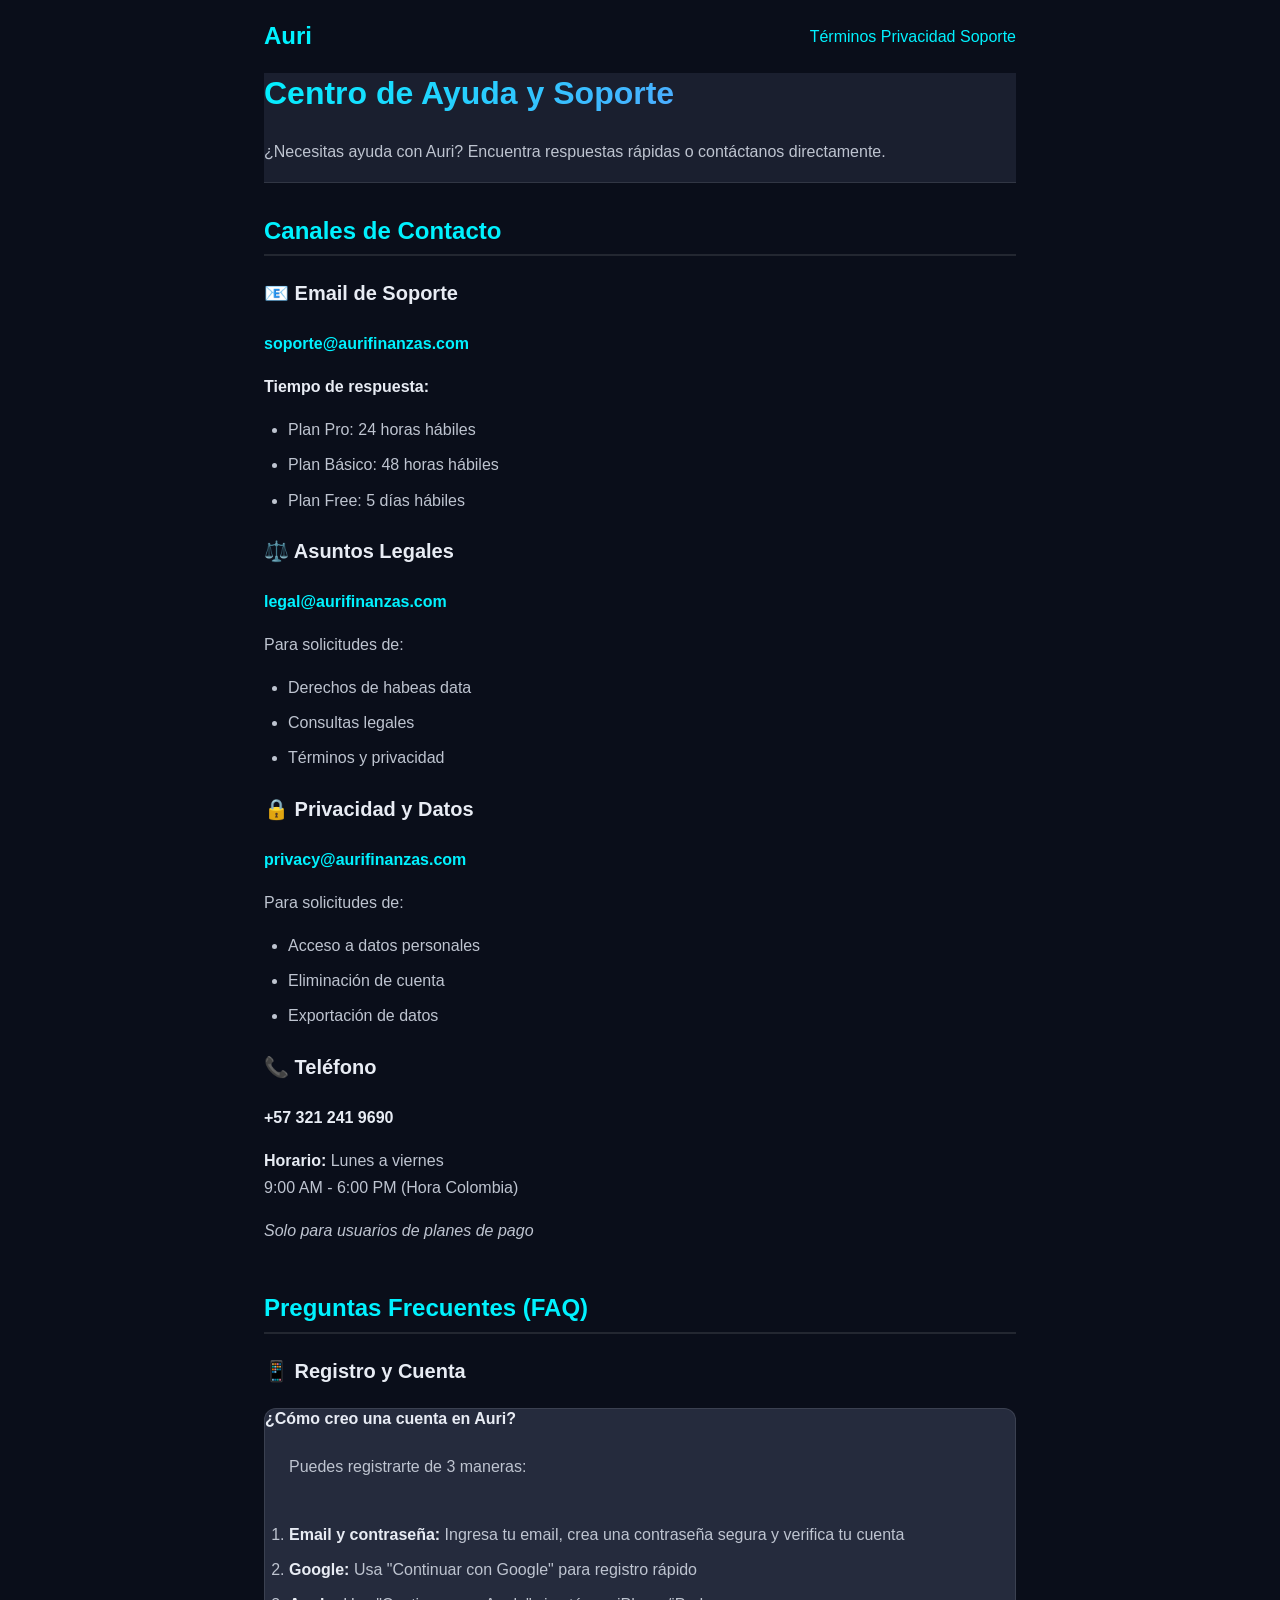
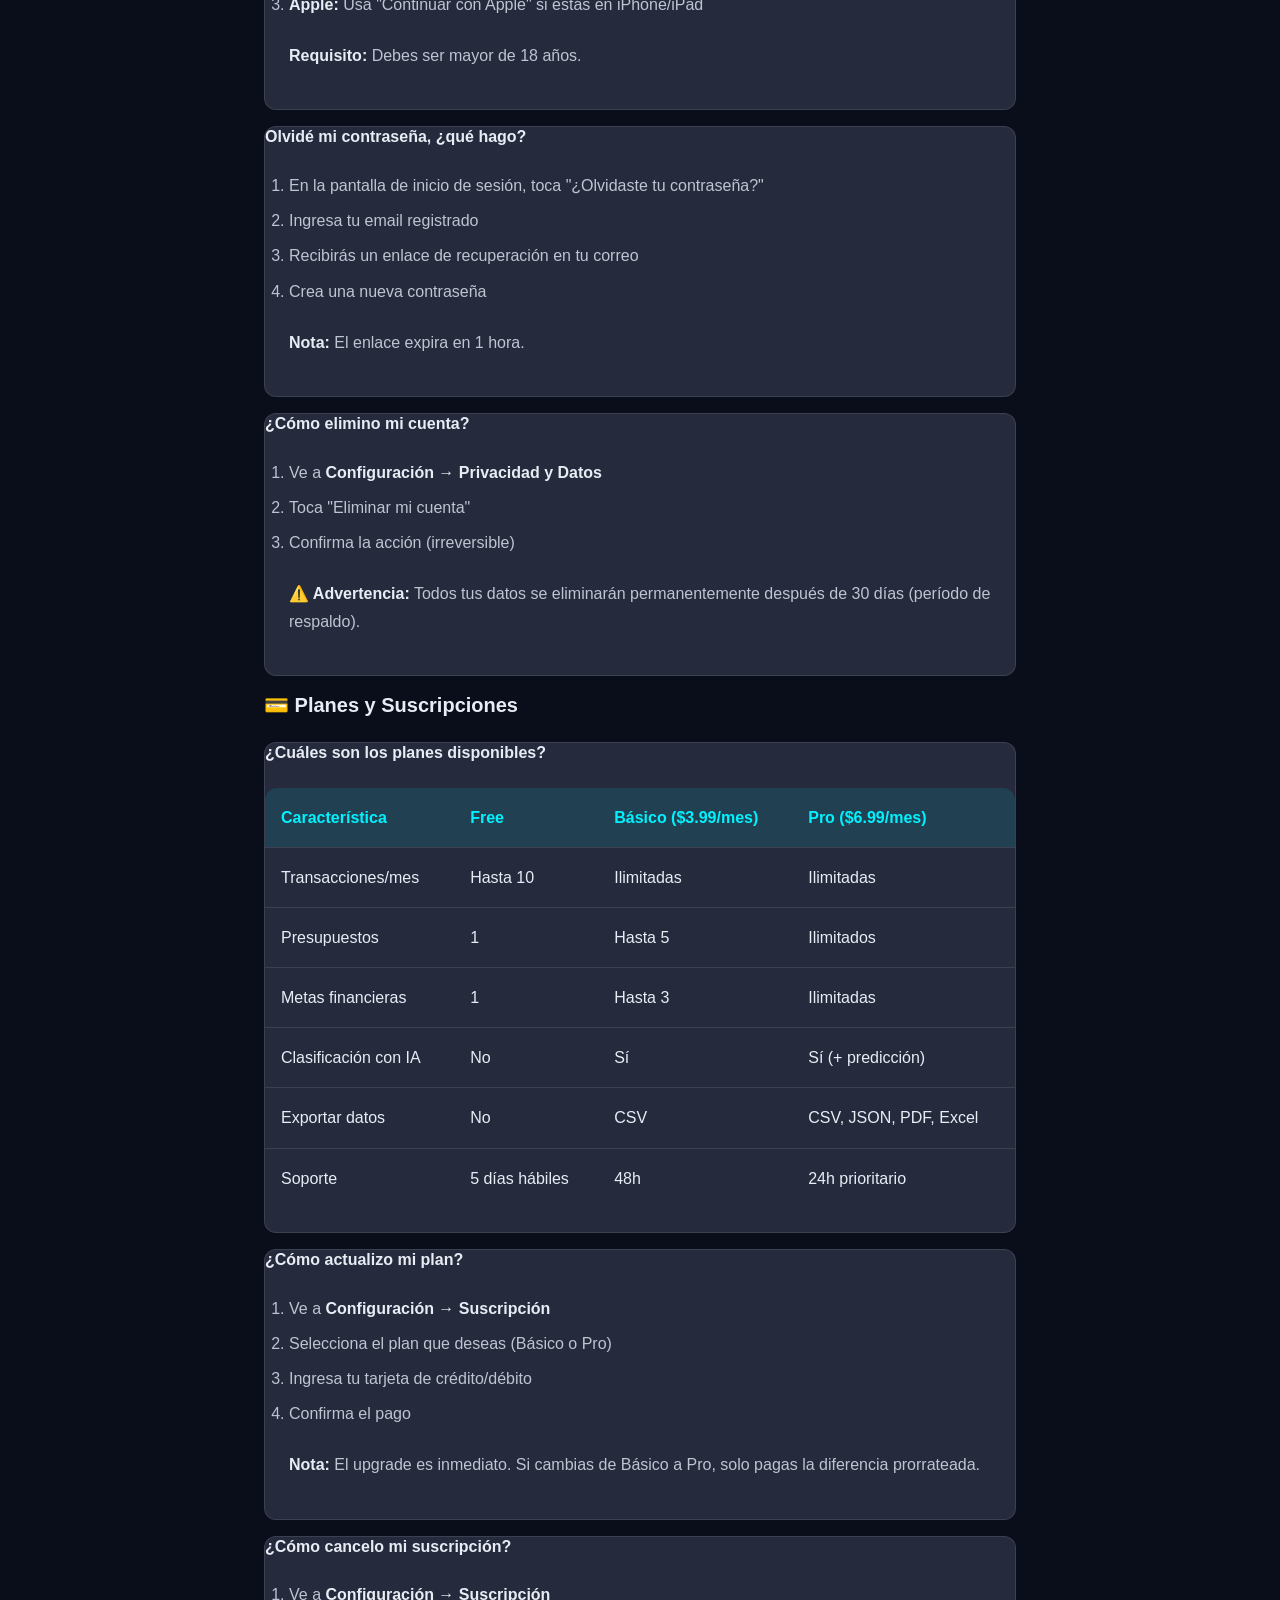
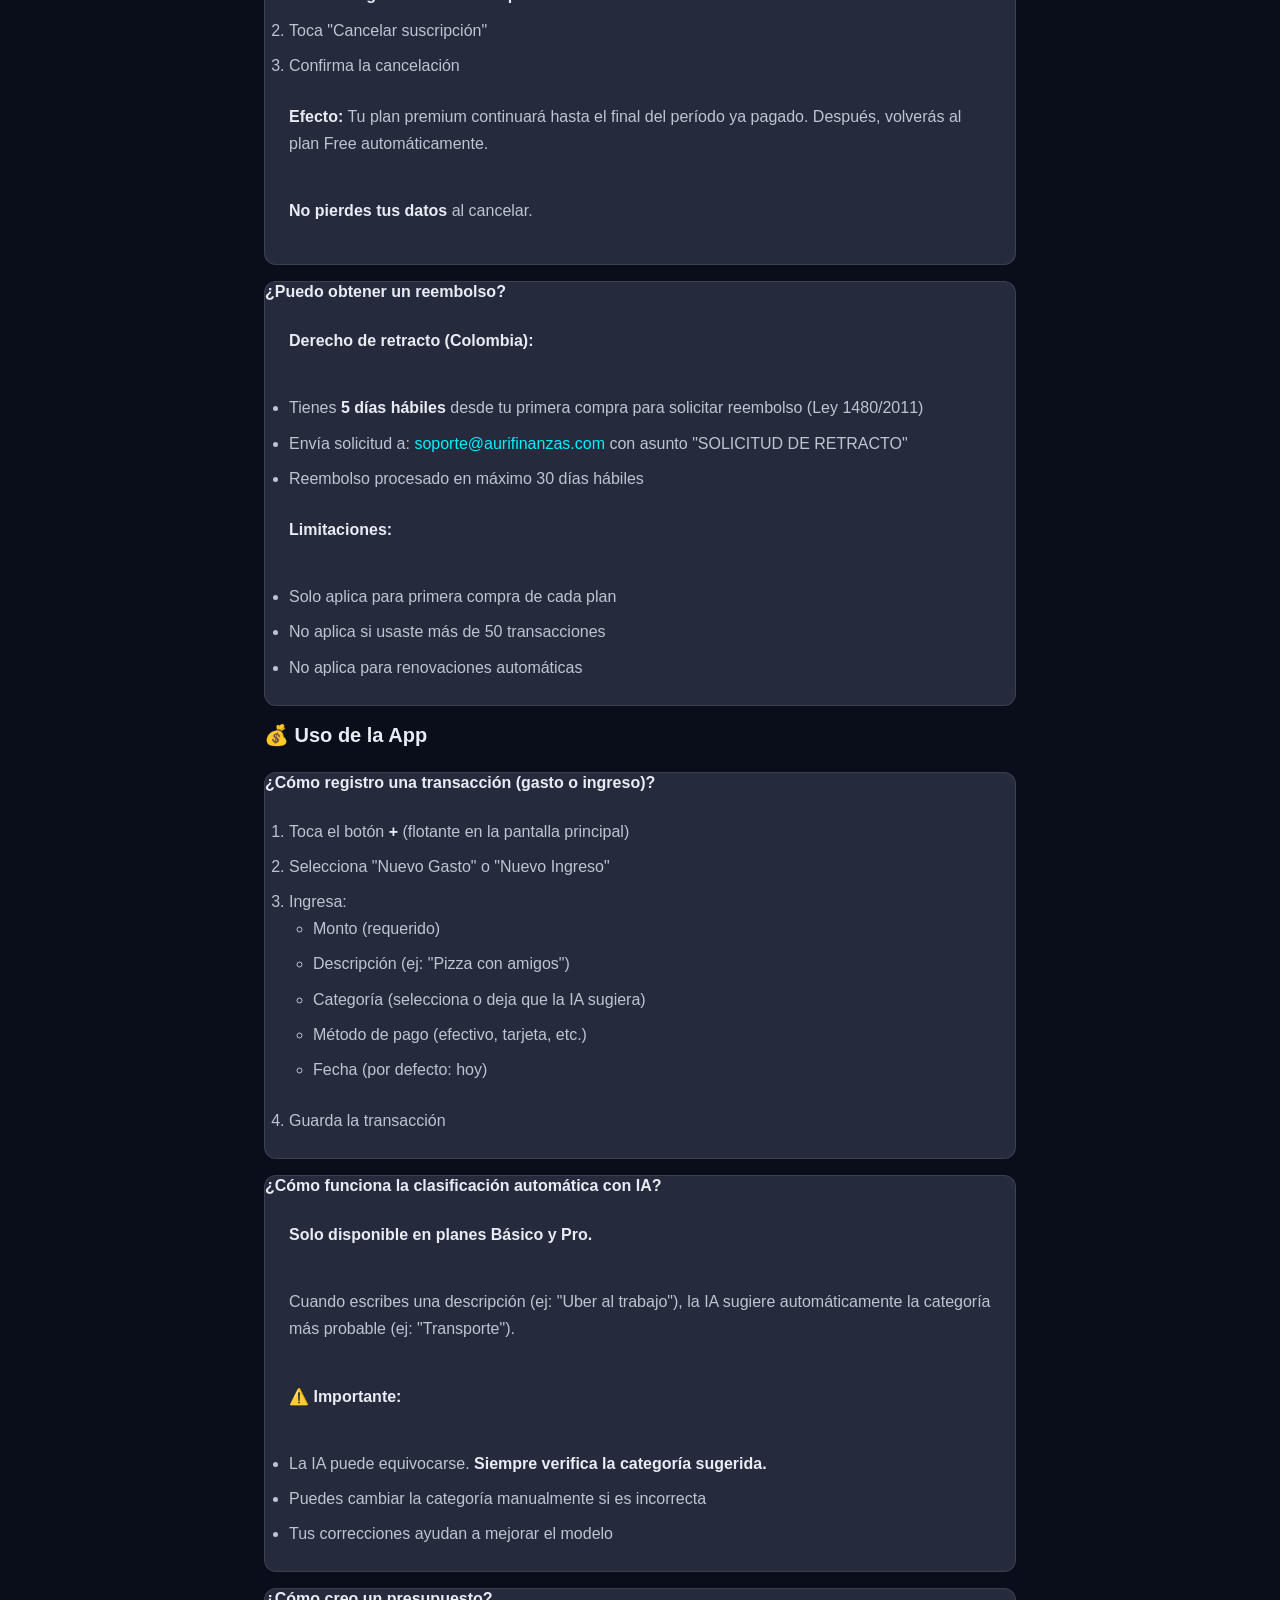
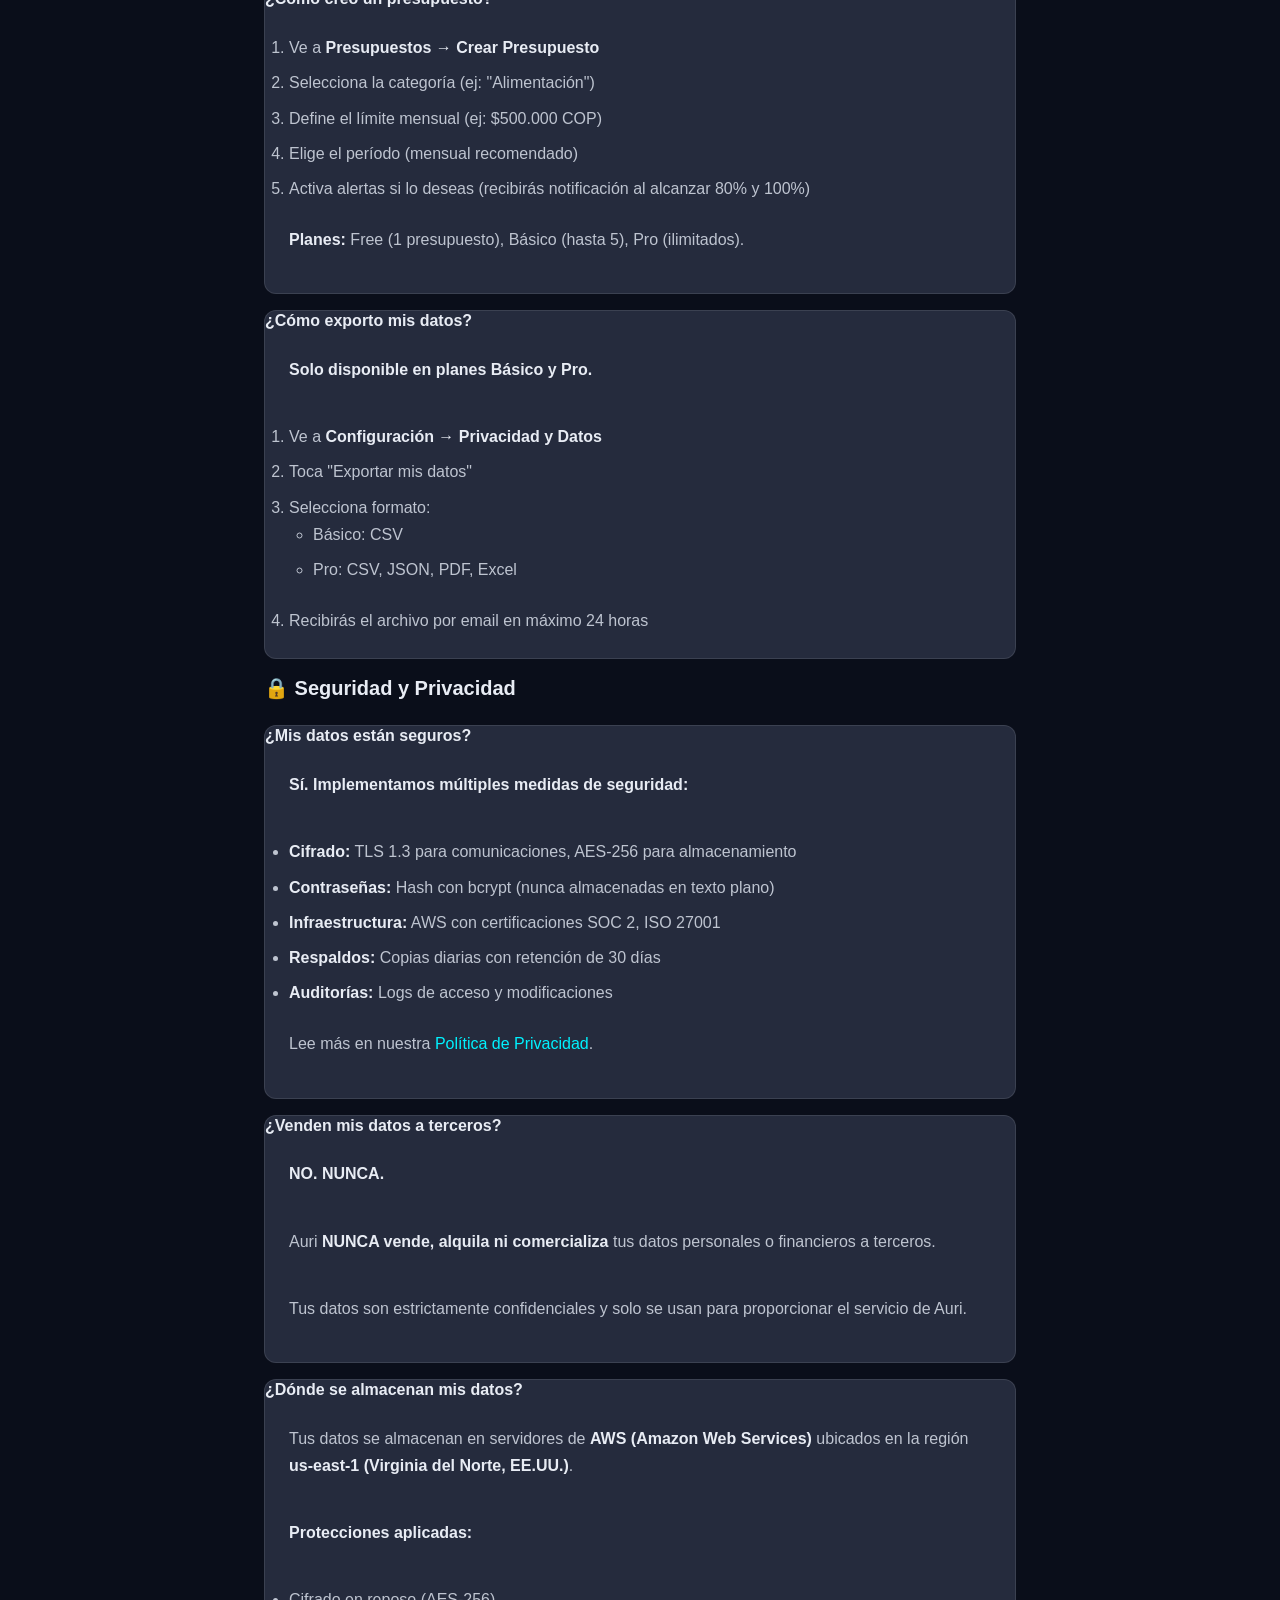
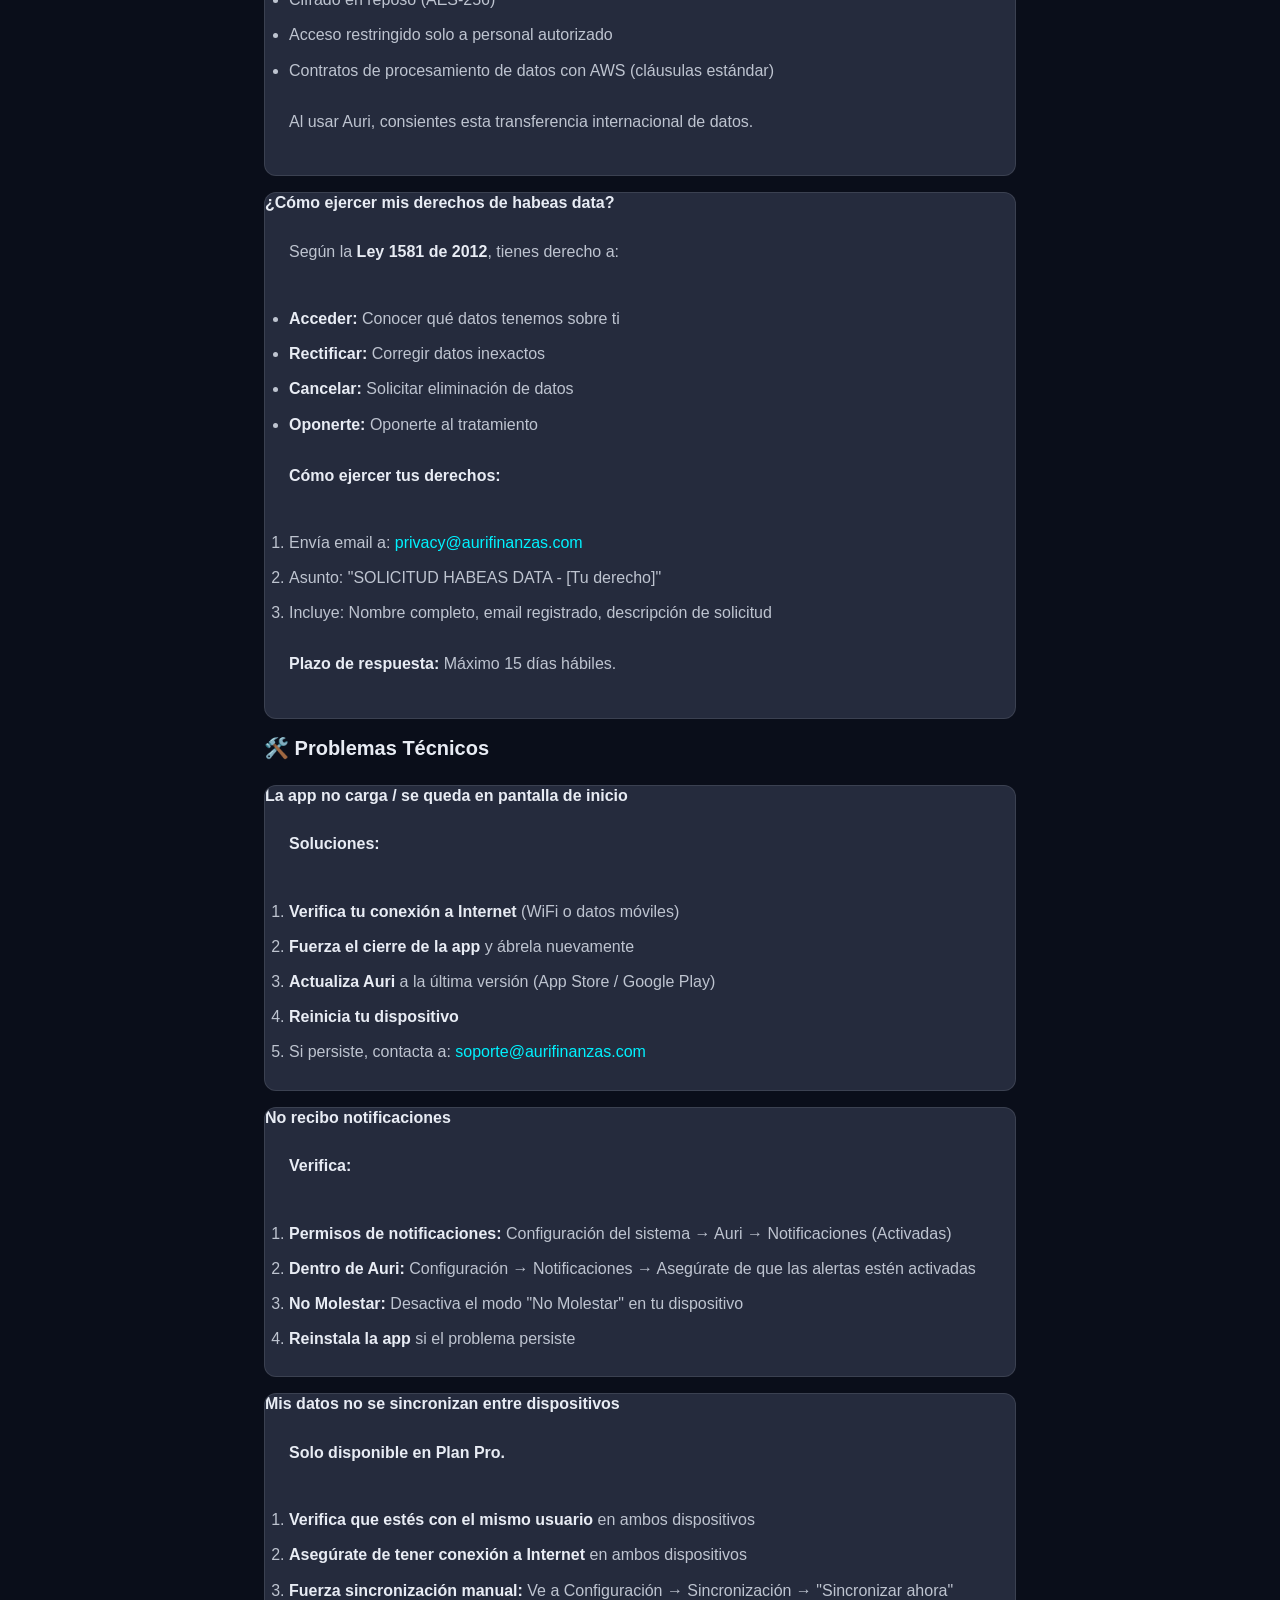
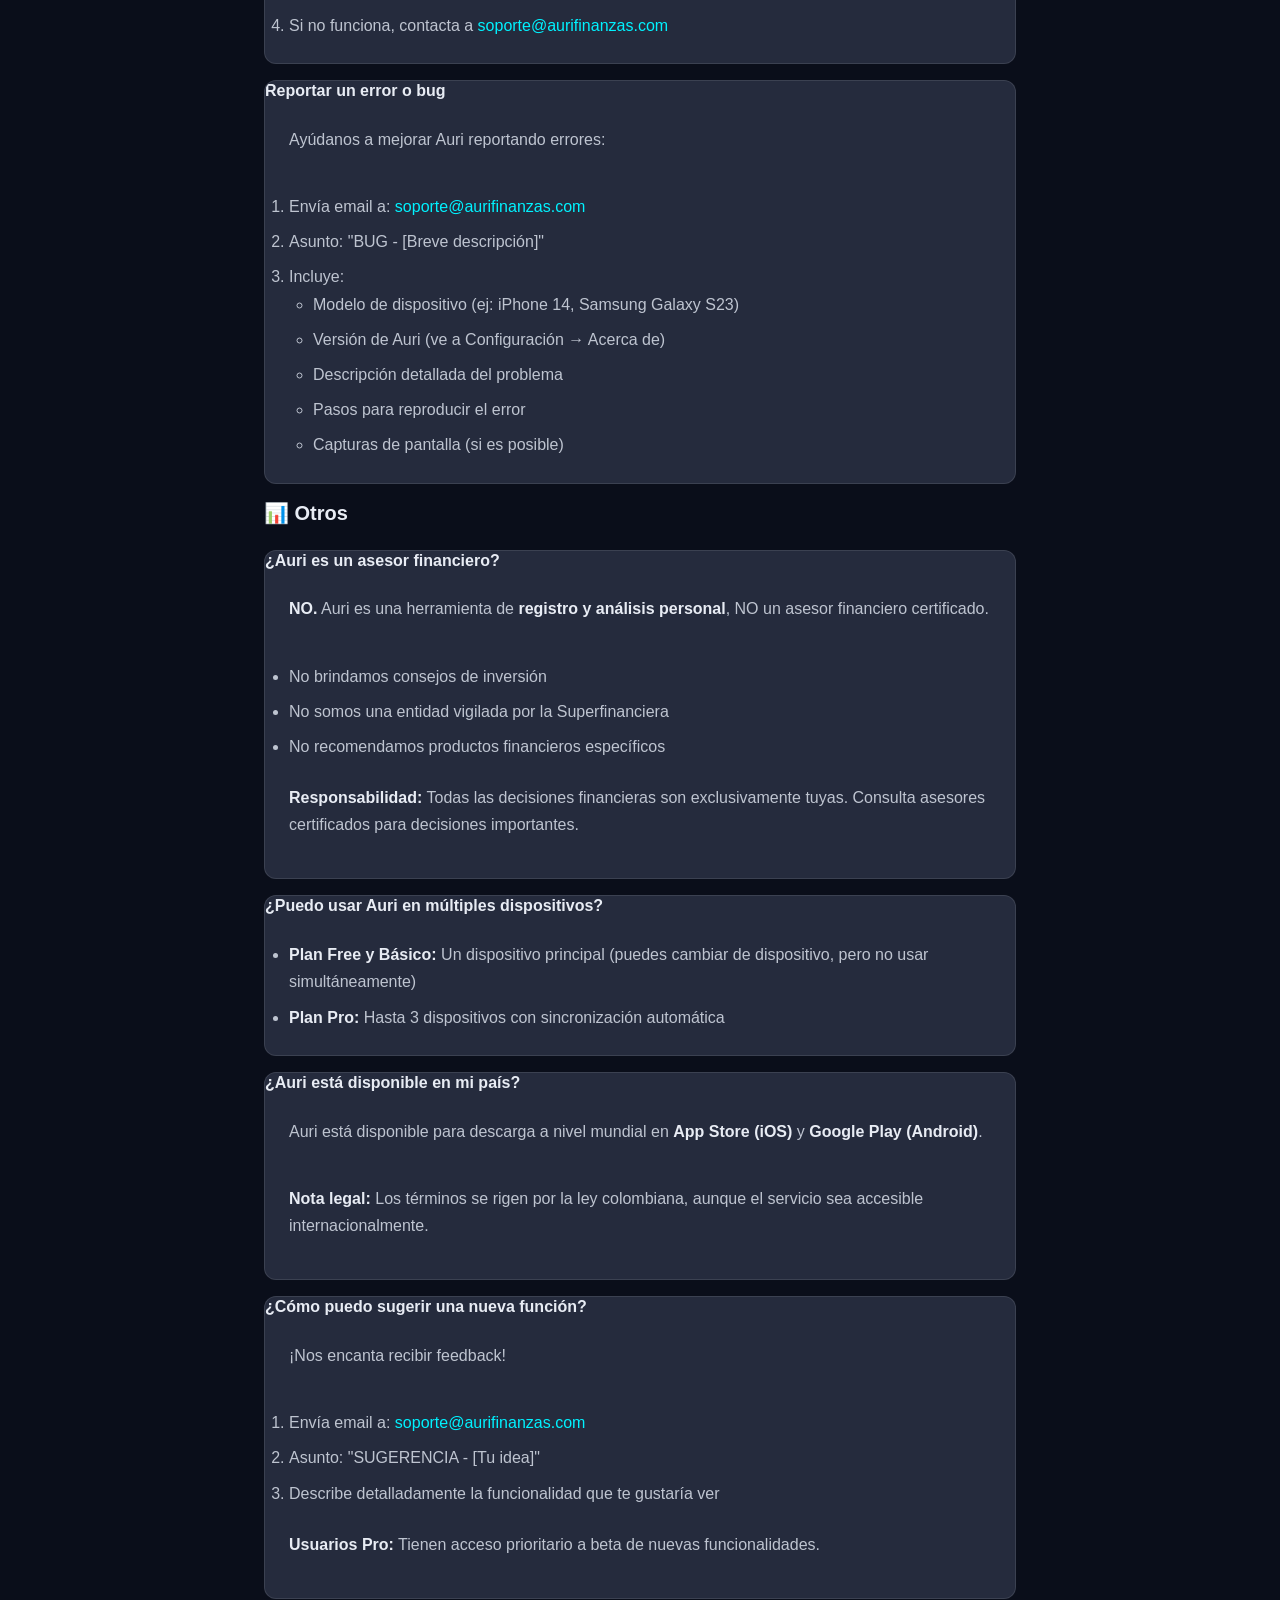
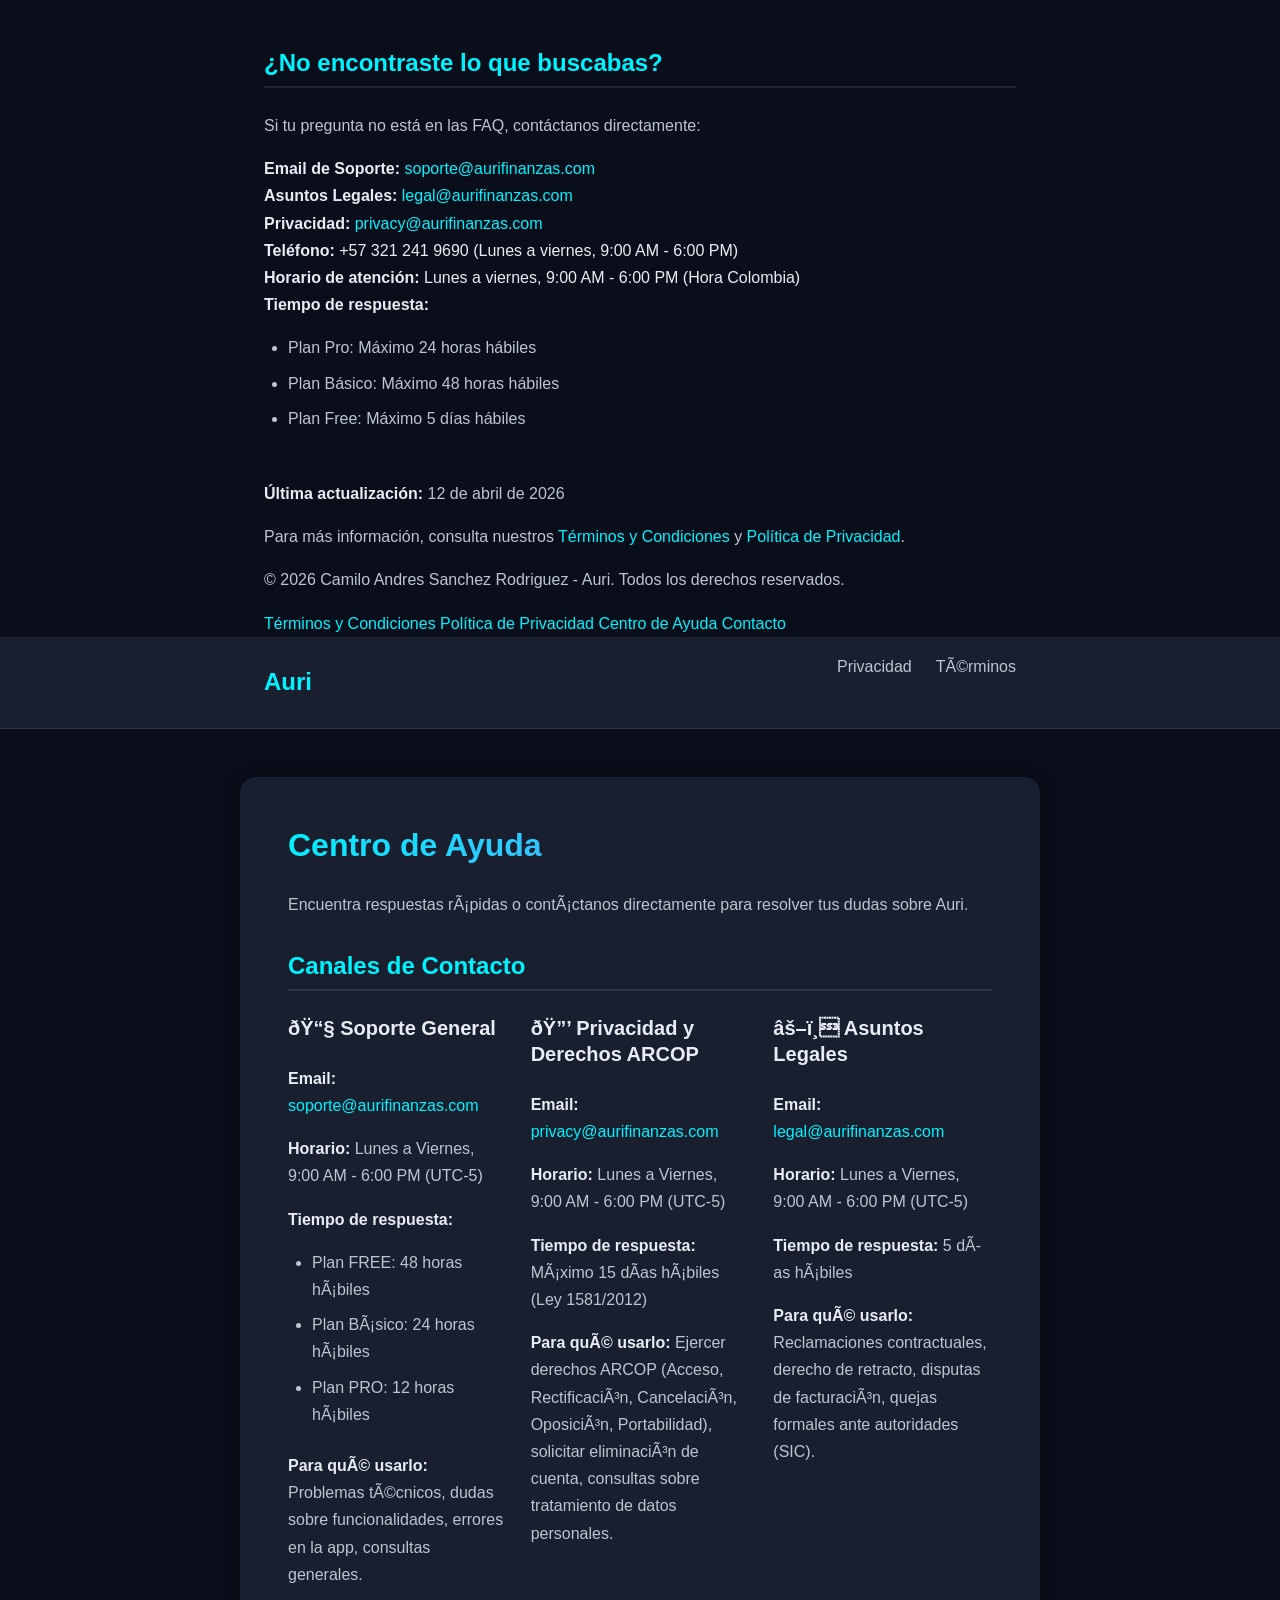
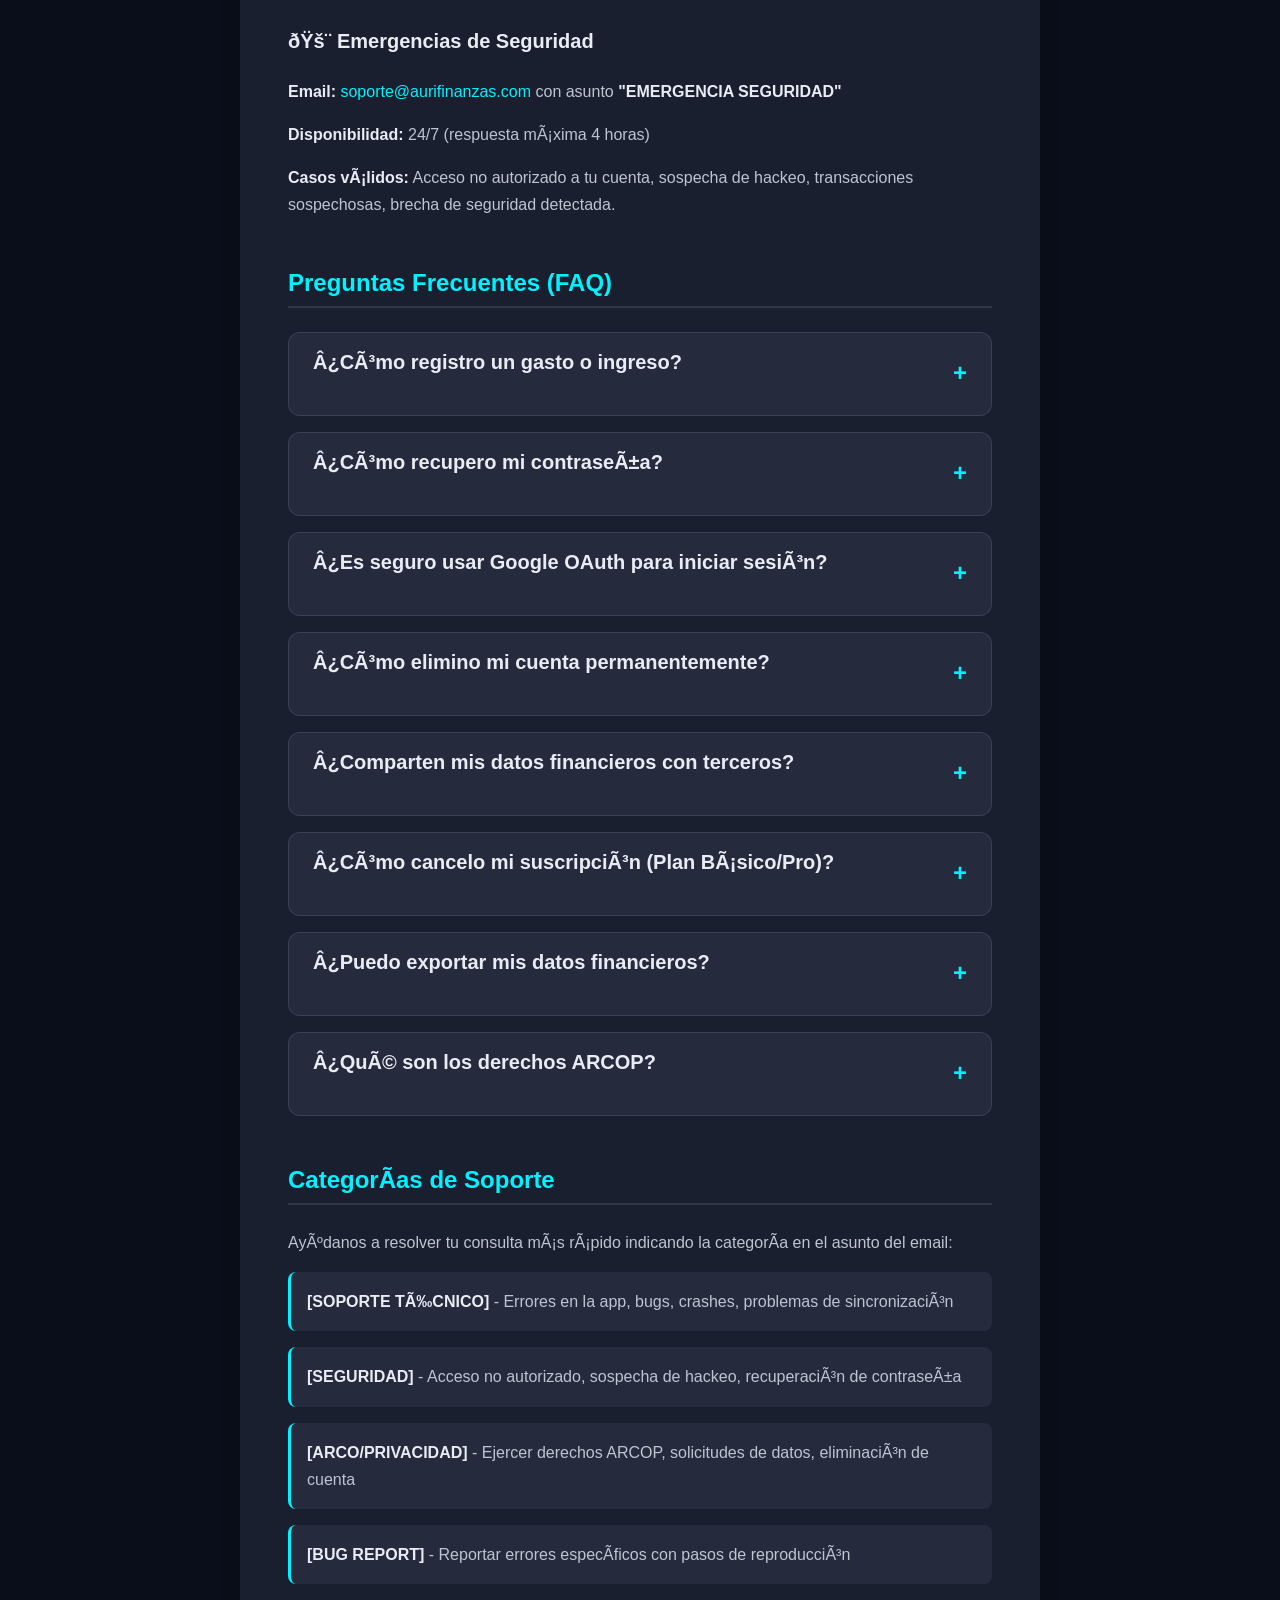
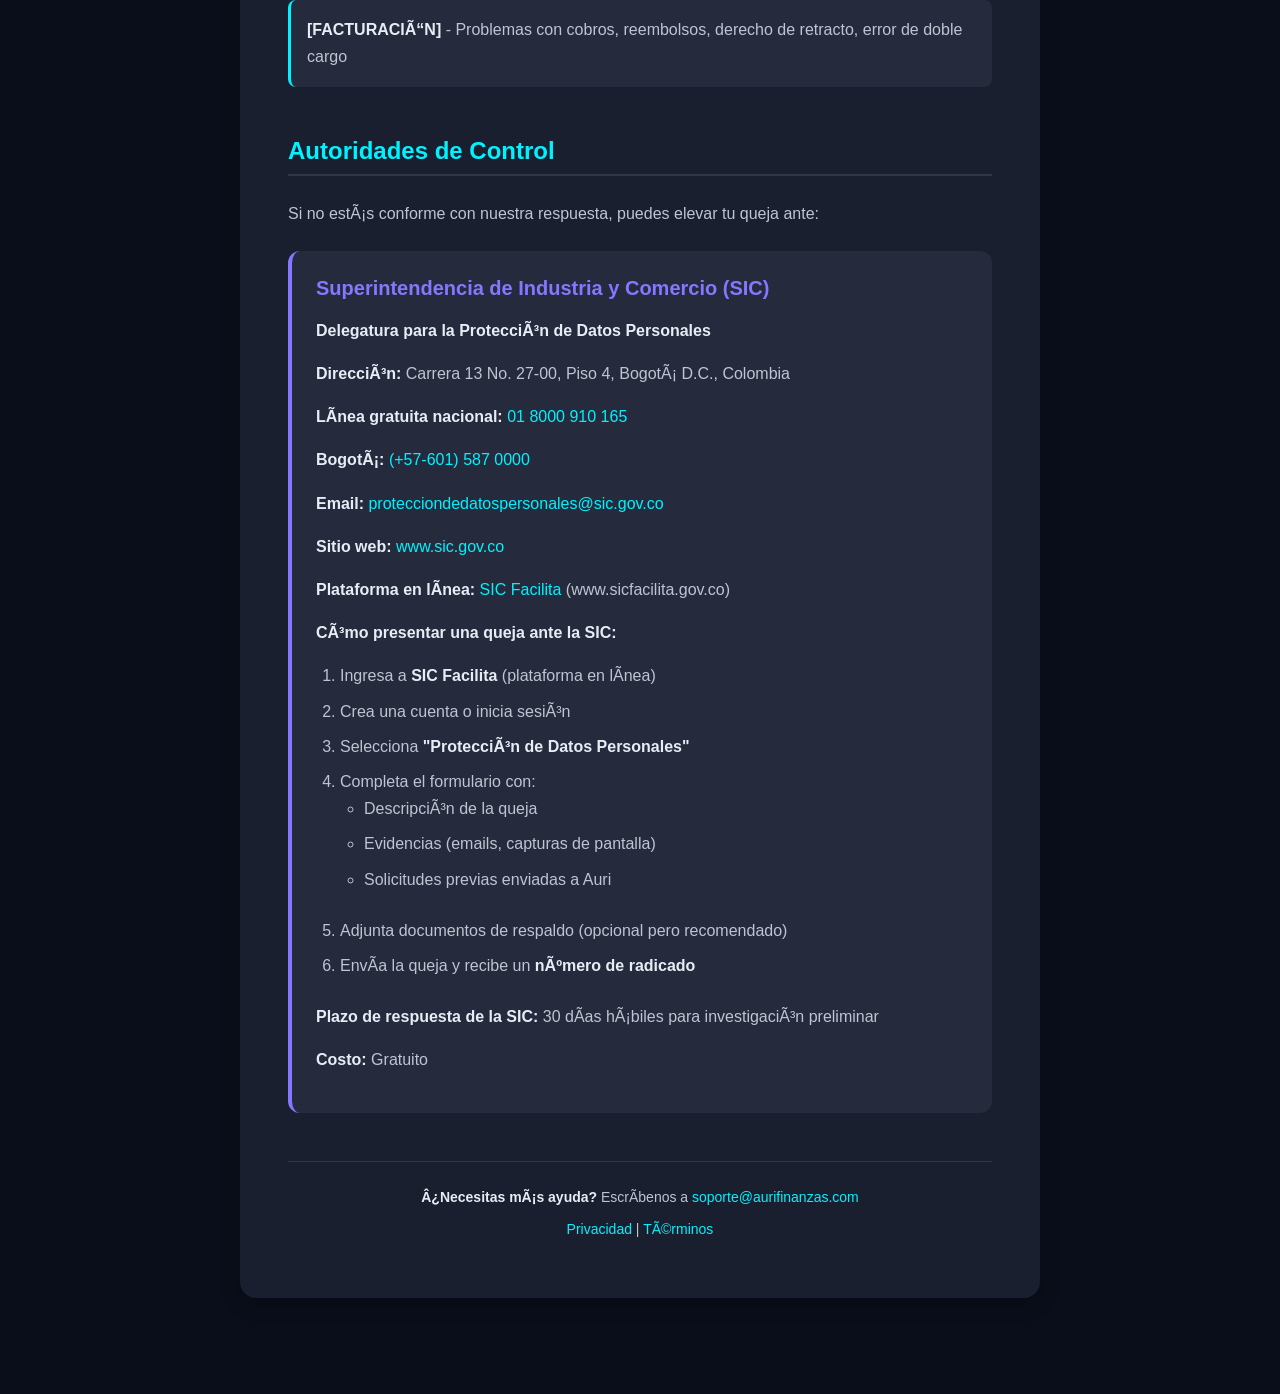
<file: support.html>
﻿<!DOCTYPE html>
<html lang="es-CO">
<head>
  <meta charset="UTF-8">
  <meta name="viewport" content="width=device-width, initial-scale=1.0">
  <title>Centro de Ayuda - Auri</title>
  <meta name="description" content="Centro de Ayuda y Soporte de Auri - Preguntas frecuentes y contacto">
  <link rel="stylesheet" href="assets/styles.css">
</head>
<body>
  <nav class="navbar">
    <div class="container">
      <a href="https://aurifinanzas.com" class="logo">Auri</a>
      <div class="nav-links">
        <a href="terms.html">Términos</a>
        <a href="privacy.html">Privacidad</a>
        <a href="support.html" class="active">Soporte</a>
      </div>
    </div>
  </nav>

  <main class="container">
    <header class="page-header">
      <h1>Centro de Ayuda y Soporte</h1>
      <p class="subtitle">¿Necesitas ayuda con Auri? Encuentra respuestas rápidas o contáctanos directamente.</p>
    </header>

    <section class="legal-section">
      <h2>Canales de Contacto</h2>
      <div class="contact-grid">
        <div class="contact-card">
          <h3>📧 Email de Soporte</h3>
          <p><strong><a href="mailto:soporte@aurifinanzas.com">soporte@aurifinanzas.com</a></strong></p>
          <p><strong>Tiempo de respuesta:</strong></p>
          <ul>
            <li>Plan Pro: 24 horas hábiles</li>
            <li>Plan Básico: 48 horas hábiles</li>
            <li>Plan Free: 5 días hábiles</li>
          </ul>
        </div>

        <div class="contact-card">
          <h3>⚖️ Asuntos Legales</h3>
          <p><strong><a href="mailto:legal@aurifinanzas.com">legal@aurifinanzas.com</a></strong></p>
          <p>Para solicitudes de:</p>
          <ul>
            <li>Derechos de habeas data</li>
            <li>Consultas legales</li>
            <li>Términos y privacidad</li>
          </ul>
        </div>

        <div class="contact-card">
          <h3>🔒 Privacidad y Datos</h3>
          <p><strong><a href="mailto:privacy@aurifinanzas.com">privacy@aurifinanzas.com</a></strong></p>
          <p>Para solicitudes de:</p>
          <ul>
            <li>Acceso a datos personales</li>
            <li>Eliminación de cuenta</li>
            <li>Exportación de datos</li>
          </ul>
        </div>

        <div class="contact-card">
          <h3>📞 Teléfono</h3>
          <p><strong>+57 321 241 9690</strong></p>
          <p><strong>Horario:</strong> Lunes a viernes<br>9:00 AM - 6:00 PM (Hora Colombia)</p>
          <p><em>Solo para usuarios de planes de pago</em></p>
        </div>
      </div>
    </section>

    <section class="legal-section">
      <h2>Preguntas Frecuentes (FAQ)</h2>

      <div class="faq-section">
        <h3>📱 Registro y Cuenta</h3>

        <div class="faq-item">
          <h4>¿Cómo creo una cuenta en Auri?</h4>
          <p>Puedes registrarte de 3 maneras:</p>
          <ol>
            <li><strong>Email y contraseña:</strong> Ingresa tu email, crea una contraseña segura y verifica tu cuenta</li>
            <li><strong>Google:</strong> Usa "Continuar con Google" para registro rápido</li>
            <li><strong>Apple:</strong> Usa "Continuar con Apple" si estás en iPhone/iPad</li>
          </ol>
          <p><strong>Requisito:</strong> Debes ser mayor de 18 años.</p>
        </div>

        <div class="faq-item">
          <h4>Olvidé mi contraseña, ¿qué hago?</h4>
          <ol>
            <li>En la pantalla de inicio de sesión, toca "¿Olvidaste tu contraseña?"</li>
            <li>Ingresa tu email registrado</li>
            <li>Recibirás un enlace de recuperación en tu correo</li>
            <li>Crea una nueva contraseña</li>
          </ol>
          <p><strong>Nota:</strong> El enlace expira en 1 hora.</p>
        </div>

        <div class="faq-item">
          <h4>¿Cómo elimino mi cuenta?</h4>
          <ol>
            <li>Ve a <strong>Configuración → Privacidad y Datos</strong></li>
            <li>Toca "Eliminar mi cuenta"</li>
            <li>Confirma la acción (irreversible)</li>
          </ol>
          <p><strong>⚠️ Advertencia:</strong> Todos tus datos se eliminarán permanentemente después de 30 días (período de respaldo).</p>
        </div>
      </div>

      <div class="faq-section">
        <h3>💳 Planes y Suscripciones</h3>

        <div class="faq-item">
          <h4>¿Cuáles son los planes disponibles?</h4>
          <table class="plan-comparison">
            <thead>
              <tr>
                <th>Característica</th>
                <th>Free</th>
                <th>Básico ($3.99/mes)</th>
                <th>Pro ($6.99/mes)</th>
              </tr>
            </thead>
            <tbody>
              <tr>
                <td>Transacciones/mes</td>
                <td>Hasta 10</td>
                <td>Ilimitadas</td>
                <td>Ilimitadas</td>
              </tr>
              <tr>
                <td>Presupuestos</td>
                <td>1</td>
                <td>Hasta 5</td>
                <td>Ilimitados</td>
              </tr>
              <tr>
                <td>Metas financieras</td>
                <td>1</td>
                <td>Hasta 3</td>
                <td>Ilimitadas</td>
              </tr>
              <tr>
                <td>Clasificación con IA</td>
                <td>No</td>
                <td>Sí</td>
                <td>Sí (+ predicción)</td>
              </tr>
              <tr>
                <td>Exportar datos</td>
                <td>No</td>
                <td>CSV</td>
                <td>CSV, JSON, PDF, Excel</td>
              </tr>
              <tr>
                <td>Soporte</td>
                <td>5 días hábiles</td>
                <td>48h</td>
                <td>24h prioritario</td>
              </tr>
            </tbody>
          </table>
        </div>

        <div class="faq-item">
          <h4>¿Cómo actualizo mi plan?</h4>
          <ol>
            <li>Ve a <strong>Configuración → Suscripción</strong></li>
            <li>Selecciona el plan que deseas (Básico o Pro)</li>
            <li>Ingresa tu tarjeta de crédito/débito</li>
            <li>Confirma el pago</li>
          </ol>
          <p><strong>Nota:</strong> El upgrade es inmediato. Si cambias de Básico a Pro, solo pagas la diferencia prorrateada.</p>
        </div>

        <div class="faq-item">
          <h4>¿Cómo cancelo mi suscripción?</h4>
          <ol>
            <li>Ve a <strong>Configuración → Suscripción</strong></li>
            <li>Toca "Cancelar suscripción"</li>
            <li>Confirma la cancelación</li>
          </ol>
          <p><strong>Efecto:</strong> Tu plan premium continuará hasta el final del período ya pagado. Después, volverás al plan Free automáticamente.</p>
          <p><strong>No pierdes tus datos</strong> al cancelar.</p>
        </div>

        <div class="faq-item">
          <h4>¿Puedo obtener un reembolso?</h4>
          <p><strong>Derecho de retracto (Colombia):</strong></p>
          <ul>
            <li>Tienes <strong>5 días hábiles</strong> desde tu primera compra para solicitar reembolso (Ley 1480/2011)</li>
            <li>Envía solicitud a: <a href="mailto:soporte@aurifinanzas.com">soporte@aurifinanzas.com</a> con asunto "SOLICITUD DE RETRACTO"</li>
            <li>Reembolso procesado en máximo 30 días hábiles</li>
          </ul>
          <p><strong>Limitaciones:</strong></p>
          <ul>
            <li>Solo aplica para primera compra de cada plan</li>
            <li>No aplica si usaste más de 50 transacciones</li>
            <li>No aplica para renovaciones automáticas</li>
          </ul>
        </div>
      </div>

      <div class="faq-section">
        <h3>💰 Uso de la App</h3>

        <div class="faq-item">
          <h4>¿Cómo registro una transacción (gasto o ingreso)?</h4>
          <ol>
            <li>Toca el botón <strong>+</strong> (flotante en la pantalla principal)</li>
            <li>Selecciona "Nuevo Gasto" o "Nuevo Ingreso"</li>
            <li>Ingresa:
              <ul>
                <li>Monto (requerido)</li>
                <li>Descripción (ej: "Pizza con amigos")</li>
                <li>Categoría (selecciona o deja que la IA sugiera)</li>
                <li>Método de pago (efectivo, tarjeta, etc.)</li>
                <li>Fecha (por defecto: hoy)</li>
              </ul>
            </li>
            <li>Guarda la transacción</li>
          </ol>
        </div>

        <div class="faq-item">
          <h4>¿Cómo funciona la clasificación automática con IA?</h4>
          <p><strong>Solo disponible en planes Básico y Pro.</strong></p>
          <p>Cuando escribes una descripción (ej: "Uber al trabajo"), la IA sugiere automáticamente la categoría más probable (ej: "Transporte").</p>
          <p><strong>⚠️ Importante:</strong></p>
          <ul>
            <li>La IA puede equivocarse. <strong>Siempre verifica la categoría sugerida.</strong></li>
            <li>Puedes cambiar la categoría manualmente si es incorrecta</li>
            <li>Tus correcciones ayudan a mejorar el modelo</li>
          </ul>
        </div>

        <div class="faq-item">
          <h4>¿Cómo creo un presupuesto?</h4>
          <ol>
            <li>Ve a <strong>Presupuestos → Crear Presupuesto</strong></li>
            <li>Selecciona la categoría (ej: "Alimentación")</li>
            <li>Define el límite mensual (ej: $500.000 COP)</li>
            <li>Elige el período (mensual recomendado)</li>
            <li>Activa alertas si lo deseas (recibirás notificación al alcanzar 80% y 100%)</li>
          </ol>
          <p><strong>Planes:</strong> Free (1 presupuesto), Básico (hasta 5), Pro (ilimitados).</p>
        </div>

        <div class="faq-item">
          <h4>¿Cómo exporto mis datos?</h4>
          <p><strong>Solo disponible en planes Básico y Pro.</strong></p>
          <ol>
            <li>Ve a <strong>Configuración → Privacidad y Datos</strong></li>
            <li>Toca "Exportar mis datos"</li>
            <li>Selecciona formato:
              <ul>
                <li>Básico: CSV</li>
                <li>Pro: CSV, JSON, PDF, Excel</li>
              </ul>
            </li>
            <li>Recibirás el archivo por email en máximo 24 horas</li>
          </ol>
        </div>
      </div>

      <div class="faq-section">
        <h3>🔒 Seguridad y Privacidad</h3>

        <div class="faq-item">
          <h4>¿Mis datos están seguros?</h4>
          <p><strong>Sí. Implementamos múltiples medidas de seguridad:</strong></p>
          <ul>
            <li><strong>Cifrado:</strong> TLS 1.3 para comunicaciones, AES-256 para almacenamiento</li>
            <li><strong>Contraseñas:</strong> Hash con bcrypt (nunca almacenadas en texto plano)</li>
            <li><strong>Infraestructura:</strong> AWS con certificaciones SOC 2, ISO 27001</li>
            <li><strong>Respaldos:</strong> Copias diarias con retención de 30 días</li>
            <li><strong>Auditorías:</strong> Logs de acceso y modificaciones</li>
          </ul>
          <p>Lee más en nuestra <a href="privacy.html">Política de Privacidad</a>.</p>
        </div>

        <div class="faq-item">
          <h4>¿Venden mis datos a terceros?</h4>
          <p><strong>NO. NUNCA.</strong></p>
          <p>Auri <strong>NUNCA vende, alquila ni comercializa</strong> tus datos personales o financieros a terceros.</p>
          <p>Tus datos son estrictamente confidenciales y solo se usan para proporcionar el servicio de Auri.</p>
        </div>

        <div class="faq-item">
          <h4>¿Dónde se almacenan mis datos?</h4>
          <p>Tus datos se almacenan en servidores de <strong>AWS (Amazon Web Services)</strong> ubicados en la región <strong>us-east-1 (Virginia del Norte, EE.UU.)</strong>.</p>
          <p><strong>Protecciones aplicadas:</strong></p>
          <ul>
            <li>Cifrado en reposo (AES-256)</li>
            <li>Acceso restringido solo a personal autorizado</li>
            <li>Contratos de procesamiento de datos con AWS (cláusulas estándar)</li>
          </ul>
          <p>Al usar Auri, consientes esta transferencia internacional de datos.</p>
        </div>

        <div class="faq-item">
          <h4>¿Cómo ejercer mis derechos de habeas data?</h4>
          <p>Según la <strong>Ley 1581 de 2012</strong>, tienes derecho a:</p>
          <ul>
            <li><strong>Acceder:</strong> Conocer qué datos tenemos sobre ti</li>
            <li><strong>Rectificar:</strong> Corregir datos inexactos</li>
            <li><strong>Cancelar:</strong> Solicitar eliminación de datos</li>
            <li><strong>Oponerte:</strong> Oponerte al tratamiento</li>
          </ul>
          <p><strong>Cómo ejercer tus derechos:</strong></p>
          <ol>
            <li>Envía email a: <a href="mailto:privacy@aurifinanzas.com">privacy@aurifinanzas.com</a></li>
            <li>Asunto: "SOLICITUD HABEAS DATA - [Tu derecho]"</li>
            <li>Incluye: Nombre completo, email registrado, descripción de solicitud</li>
          </ol>
          <p><strong>Plazo de respuesta:</strong> Máximo 15 días hábiles.</p>
        </div>
      </div>

      <div class="faq-section">
        <h3>🛠️ Problemas Técnicos</h3>

        <div class="faq-item">
          <h4>La app no carga / se queda en pantalla de inicio</h4>
          <p><strong>Soluciones:</strong></p>
          <ol>
            <li><strong>Verifica tu conexión a Internet</strong> (WiFi o datos móviles)</li>
            <li><strong>Fuerza el cierre de la app</strong> y ábrela nuevamente</li>
            <li><strong>Actualiza Auri</strong> a la última versión (App Store / Google Play)</li>
            <li><strong>Reinicia tu dispositivo</strong></li>
            <li>Si persiste, contacta a: <a href="mailto:soporte@aurifinanzas.com">soporte@aurifinanzas.com</a></li>
          </ol>
        </div>

        <div class="faq-item">
          <h4>No recibo notificaciones</h4>
          <p><strong>Verifica:</strong></p>
          <ol>
            <li><strong>Permisos de notificaciones:</strong> Configuración del sistema → Auri → Notificaciones (Activadas)</li>
            <li><strong>Dentro de Auri:</strong> Configuración → Notificaciones → Asegúrate de que las alertas estén activadas</li>
            <li><strong>No Molestar:</strong> Desactiva el modo "No Molestar" en tu dispositivo</li>
            <li><strong>Reinstala la app</strong> si el problema persiste</li>
          </ol>
        </div>

        <div class="faq-item">
          <h4>Mis datos no se sincronizan entre dispositivos</h4>
          <p><strong>Solo disponible en Plan Pro.</strong></p>
          <ol>
            <li><strong>Verifica que estés con el mismo usuario</strong> en ambos dispositivos</li>
            <li><strong>Asegúrate de tener conexión a Internet</strong> en ambos dispositivos</li>
            <li><strong>Fuerza sincronización manual:</strong> Ve a Configuración → Sincronización → "Sincronizar ahora"</li>
            <li>Si no funciona, contacta a <a href="mailto:soporte@aurifinanzas.com">soporte@aurifinanzas.com</a></li>
          </ol>
        </div>

        <div class="faq-item">
          <h4>Reportar un error o bug</h4>
          <p>Ayúdanos a mejorar Auri reportando errores:</p>
          <ol>
            <li>Envía email a: <a href="mailto:soporte@aurifinanzas.com">soporte@aurifinanzas.com</a></li>
            <li>Asunto: "BUG - [Breve descripción]"</li>
            <li>Incluye:
              <ul>
                <li>Modelo de dispositivo (ej: iPhone 14, Samsung Galaxy S23)</li>
                <li>Versión de Auri (ve a Configuración → Acerca de)</li>
                <li>Descripción detallada del problema</li>
                <li>Pasos para reproducir el error</li>
                <li>Capturas de pantalla (si es posible)</li>
              </ul>
            </li>
          </ol>
        </div>
      </div>

      <div class="faq-section">
        <h3>📊 Otros</h3>

        <div class="faq-item">
          <h4>¿Auri es un asesor financiero?</h4>
          <p><strong>NO.</strong> Auri es una herramienta de <strong>registro y análisis personal</strong>, NO un asesor financiero certificado.</p>
          <ul>
            <li>No brindamos consejos de inversión</li>
            <li>No somos una entidad vigilada por la Superfinanciera</li>
            <li>No recomendamos productos financieros específicos</li>
          </ul>
          <p><strong>Responsabilidad:</strong> Todas las decisiones financieras son exclusivamente tuyas. Consulta asesores certificados para decisiones importantes.</p>
        </div>

        <div class="faq-item">
          <h4>¿Puedo usar Auri en múltiples dispositivos?</h4>
          <ul>
            <li><strong>Plan Free y Básico:</strong> Un dispositivo principal (puedes cambiar de dispositivo, pero no usar simultáneamente)</li>
            <li><strong>Plan Pro:</strong> Hasta 3 dispositivos con sincronización automática</li>
          </ul>
        </div>

        <div class="faq-item">
          <h4>¿Auri está disponible en mi país?</h4>
          <p>Auri está disponible para descarga a nivel mundial en <strong>App Store (iOS)</strong> y <strong>Google Play (Android)</strong>.</p>
          <p><strong>Nota legal:</strong> Los términos se rigen por la ley colombiana, aunque el servicio sea accesible internacionalmente.</p>
        </div>

        <div class="faq-item">
          <h4>¿Cómo puedo sugerir una nueva función?</h4>
          <p>¡Nos encanta recibir feedback!</p>
          <ol>
            <li>Envía email a: <a href="mailto:soporte@aurifinanzas.com">soporte@aurifinanzas.com</a></li>
            <li>Asunto: "SUGERENCIA - [Tu idea]"</li>
            <li>Describe detalladamente la funcionalidad que te gustaría ver</li>
          </ol>
          <p><strong>Usuarios Pro:</strong> Tienen acceso prioritario a beta de nuevas funcionalidades.</p>
        </div>
      </div>
    </section>

    <section class="legal-section">
      <h2>¿No encontraste lo que buscabas?</h2>
      <p>Si tu pregunta no está en las FAQ, contáctanos directamente:</p>
      <div class="contact-box">
        <strong>Email de Soporte:</strong> <a href="mailto:soporte@aurifinanzas.com">soporte@aurifinanzas.com</a><br>
        <strong>Asuntos Legales:</strong> <a href="mailto:legal@aurifinanzas.com">legal@aurifinanzas.com</a><br>
        <strong>Privacidad:</strong> <a href="mailto:privacy@aurifinanzas.com">privacy@aurifinanzas.com</a><br>
        <strong>Teléfono:</strong> +57 321 241 9690 (Lunes a viernes, 9:00 AM - 6:00 PM)<br>
        <strong>Horario de atención:</strong> Lunes a viernes, 9:00 AM - 6:00 PM (Hora Colombia)
      </div>
      <p><strong>Tiempo de respuesta:</strong></p>
      <ul>
        <li>Plan Pro: Máximo 24 horas hábiles</li>
        <li>Plan Básico: Máximo 48 horas hábiles</li>
        <li>Plan Free: Máximo 5 días hábiles</li>
      </ul>
    </section>

    <div class="footer-note">
      <p><strong>Última actualización:</strong> 12 de abril de 2026</p>
      <p>Para más información, consulta nuestros <a href="terms.html">Términos y Condiciones</a> y <a href="privacy.html">Política de Privacidad</a>.</p>
    </div>
  </main>

  <footer class="footer">
    <div class="container">
      <p>&copy; 2026 Camilo Andres Sanchez Rodriguez - Auri. Todos los derechos reservados.</p>
      <div class="footer-links">
        <a href="terms.html">Términos y Condiciones</a>
        <a href="privacy.html">Política de Privacidad</a>
        <a href="support.html">Centro de Ayuda</a>
        <a href="mailto:soporte@aurifinanzas.com">Contacto</a>
      </div>
    </div>
  </footer>
</body>
</html>
<!DOCTYPE html>
<html lang="es-CO">
<head>
  <meta charset="UTF-8">
  <meta name="viewport" content="width=device-width, initial-scale=1.0">
  <title>Centro de Ayuda - Auri</title>
  <meta name="description" content="Centro de Ayuda y Soporte de Auri - Finanzas Personales">
  <link rel="stylesheet" href="assets/styles.css">
</head>
<body>
  <header>
    <nav>
      <div class="container">
        <a href="/" class="logo">Auri</a>
        <ul>
          <li><a href="/privacy">Privacidad</a></li>
          <li><a href="/terms">TÃ©rminos</a></li>
        </ul>
      </div>
    </nav>
  </header>

  <main>
    <div class="container legal-document">
      <h1>Centro de Ayuda</h1>
      <p>Encuentra respuestas rÃ¡pidas o contÃ¡ctanos directamente para resolver tus dudas sobre Auri.</p>

      <section id="contacto">
        <h2>Canales de Contacto</h2>
        <div class="contact-cards">
          <div class="contact-card">
            <h3>ðŸ“§ Soporte General</h3>
            <p><strong>Email:</strong> <a href="mailto:soporte@aurifinanzas.com">soporte@aurifinanzas.com</a></p>
            <p><strong>Horario:</strong> Lunes a Viernes, 9:00 AM - 6:00 PM (UTC-5)</p>
            <p><strong>Tiempo de respuesta:</strong></p>
            <ul>
              <li>Plan FREE: 48 horas hÃ¡biles</li>
              <li>Plan BÃ¡sico: 24 horas hÃ¡biles</li>
              <li>Plan PRO: 12 horas hÃ¡biles</li>
            </ul>
            <p><strong>Para quÃ© usarlo:</strong> Problemas tÃ©cnicos, dudas sobre funcionalidades, errores en la app, consultas generales.</p>
          </div>

          <div class="contact-card">
            <h3>ðŸ”’ Privacidad y Derechos ARCOP</h3>
            <p><strong>Email:</strong> <a href="mailto:privacy@aurifinanzas.com">privacy@aurifinanzas.com</a></p>
            <p><strong>Horario:</strong> Lunes a Viernes, 9:00 AM - 6:00 PM (UTC-5)</p>
            <p><strong>Tiempo de respuesta:</strong> MÃ¡ximo 15 dÃ­as hÃ¡biles (Ley 1581/2012)</p>
            <p><strong>Para quÃ© usarlo:</strong> Ejercer derechos ARCOP (Acceso, RectificaciÃ³n, CancelaciÃ³n, OposiciÃ³n, Portabilidad), solicitar eliminaciÃ³n de cuenta, consultas sobre tratamiento de datos personales.</p>
          </div>

          <div class="contact-card">
            <h3>âš–ï¸ Asuntos Legales</h3>
            <p><strong>Email:</strong> <a href="mailto:legal@aurifinanzas.com">legal@aurifinanzas.com</a></p>
            <p><strong>Horario:</strong> Lunes a Viernes, 9:00 AM - 6:00 PM (UTC-5)</p>
            <p><strong>Tiempo de respuesta:</strong> 5 dÃ­as hÃ¡biles</p>
            <p><strong>Para quÃ© usarlo:</strong> Reclamaciones contractuales, derecho de retracto, disputas de facturaciÃ³n, quejas formales ante autoridades (SIC).</p>
          </div>
        </div>

        <div class="contact-card">
          <h3>ðŸš¨ Emergencias de Seguridad</h3>
          <p><strong>Email:</strong> <a href="mailto:soporte@aurifinanzas.com">soporte@aurifinanzas.com</a> con asunto <strong>"EMERGENCIA SEGURIDAD"</strong></p>
          <p><strong>Disponibilidad:</strong> 24/7 (respuesta mÃ¡xima 4 horas)</p>
          <p><strong>Casos vÃ¡lidos:</strong> Acceso no autorizado a tu cuenta, sospecha de hackeo, transacciones sospechosas, brecha de seguridad detectada.</p>
        </div>
      </section>

      <section id="faq">
        <h2>Preguntas Frecuentes (FAQ)</h2>
        
        <details class="faq-item">
          <summary>
            <h3>Â¿CÃ³mo registro un gasto o ingreso?</h3>
          </summary>
          <div class="faq-content">
            <ol>
              <li>Abre la app Auri</li>
              <li>Toca el botÃ³n <strong>"+"</strong> en la pantalla principal</li>
              <li>Selecciona <strong>"Gasto"</strong> o <strong>"Ingreso"</strong></li>
              <li>Completa los campos:
                <ul>
                  <li><strong>Monto:</strong> Cantidad en pesos colombianos (COP)</li>
                  <li><strong>CategorÃ­a:</strong> Selecciona una de las categorÃ­as disponibles</li>
                  <li><strong>MÃ©todo de pago:</strong> Efectivo, tarjeta, transferencia, etc.</li>
                  <li><strong>Fecha:</strong> Por defecto hoy, pero puedes cambiarla</li>
                  <li><strong>DescripciÃ³n:</strong> Opcional, pero recomendada para recordar el gasto</li>
                </ul>
              </li>
              <li>Toca <strong>"Guardar"</strong></li>
            </ol>
            <p><strong>Tip:</strong> Usa descripciones claras como "Almuerzo en McDonald's" en lugar de solo "Comida".</p>
          </div>
        </details>

        <details class="faq-item">
          <summary>
            <h3>Â¿CÃ³mo recupero mi contraseÃ±a?</h3>
          </summary>
          <div class="faq-content">
            <ol>
              <li>En la pantalla de inicio de sesiÃ³n, toca <strong>"Â¿Olvidaste tu contraseÃ±a?"</strong></li>
              <li>Ingresa tu <strong>correo electrÃ³nico registrado</strong></li>
              <li>Revisa tu bandeja de entrada (y carpeta de spam) para un email de <strong>Auri</strong></li>
              <li>Haz clic en el enlace de recuperaciÃ³n (vÃ¡lido por <strong>1 hora</strong>)</li>
              <li>Crea una nueva contraseÃ±a (mÃ­nimo 8 caracteres, mayÃºsculas, minÃºsculas, nÃºmeros)</li>
            </ol>
            <p><strong>Â¿No recibiste el email?</strong> Verifica que el email ingresado sea correcto y revisa spam. Si el problema persiste, contacta a <a href="mailto:soporte@aurifinanzas.com">soporte@aurifinanzas.com</a>.</p>
          </div>
        </details>

        <details class="faq-item">
          <summary>
            <h3>Â¿Es seguro usar Google OAuth para iniciar sesiÃ³n?</h3>
          </summary>
          <div class="faq-content">
            <p><strong>SÃ­, es completamente seguro.</strong> Usar Google OAuth tiene varias ventajas:</p>
            <ul>
              <li>âœ… <strong>No compartes tu contraseÃ±a de Google con Auri:</strong> La autenticaciÃ³n la hace Google directamente</li>
              <li>âœ… <strong>AutenticaciÃ³n de dos factores:</strong> Si tienes 2FA en Google, se aplica tambiÃ©n en Auri</li>
              <li>âœ… <strong>ContraseÃ±as fuertes:</strong> No necesitas recordar otra contraseÃ±a</li>
              <li>âœ… <strong>Actualizaciones automÃ¡ticas:</strong> Si cambias tu email en Google, se actualiza en Auri</li>
            </ul>
            <p><strong>Â¿QuÃ© datos recolecta Google OAuth?</strong></p>
            <ul>
              <li>Nombre completo</li>
              <li>Correo electrÃ³nico</li>
              <li>FotografÃ­a de perfil (opcional)</li>
            </ul>
            <p><strong>NO tenemos acceso a:</strong> tu contraseÃ±a de Google, emails, contactos, drive, calendario, etc.</p>
            <p>Consulta nuestra <a href="/privacy">PolÃ­tica de Privacidad</a> para mÃ¡s detalles.</p>
          </div>
        </details>

        <details class="faq-item">
          <summary>
            <h3>Â¿CÃ³mo elimino mi cuenta permanentemente?</h3>
          </summary>
          <div class="faq-content">
            <p><strong>âš ï¸ ADVERTENCIA:</strong> Esta acciÃ³n es <strong>irreversible despuÃ©s de 30 dÃ­as</strong>.</p>
            <p><strong>Pasos:</strong></p>
            <ol>
              <li>Abre la app y ve a <strong>Perfil</strong></li>
              <li>Toca <strong>ConfiguraciÃ³n</strong></li>
              <li>DesplÃ¡zate hasta <strong>Privacidad y Seguridad</strong></li>
              <li>Toca <strong>"Eliminar cuenta"</strong></li>
              <li>Lee las advertencias y confirma ingresando tu <strong>contraseÃ±a</strong></li>
              <li>Toca <strong>"Eliminar permanentemente"</strong></li>
            </ol>
            <p><strong>Â¿QuÃ© pasa con mis datos?</strong></p>
            <ul>
              <li><strong>PerÃ­odo de gracia de 30 dÃ­as:</strong> Tus datos se marcan para eliminaciÃ³n pero aÃºn existen (puedes recuperarlos contactando a <a href="mailto:privacy@aurifinanzas.com">privacy@aurifinanzas.com</a>)</li>
              <li><strong>DespuÃ©s de 30 dÃ­as:</strong> Todos tus datos personales y financieros son <strong>eliminados permanentemente</strong></li>
              <li><strong>Excepciones (obligaciÃ³n legal):</strong>
                <ul>
                  <li>Facturas de suscripciones: <strong>5 aÃ±os</strong> (Ley 1819/2016)</li>
                  <li>Logs de seguridad: <strong>90 dÃ­as</strong></li>
                </ul>
              </li>
            </ul>
            <p><strong>Â¿Se cancela mi suscripciÃ³n?</strong> SÃ­, inmediatamente, pero <strong>sin reembolso</strong> del perÃ­odo ya pagado.</p>
          </div>
        </details>

        <details class="faq-item">
          <summary>
            <h3>Â¿Comparten mis datos financieros con terceros?</h3>
          </summary>
          <div class="faq-content">
            <p><strong>NO vendemos ni compartimos tus datos con:</strong></p>
            <ul>
              <li>âŒ Agencias de publicidad</li>
              <li>âŒ Data brokers (intermediarios de datos)</li>
              <li>âŒ Competidores</li>
              <li>âŒ Bancos o entidades financieras</li>
            </ul>
            <p><strong>SÃ­ compartimos con proveedores autorizados (solo para operaciÃ³n del servicio):</strong></p>
            <ul>
              <li><strong>Supabase (AWS US-East-1):</strong> Base de datos encriptada (AES-256)</li>
              <li><strong>Brevo (Alemania):</strong> EnvÃ­o de emails transaccionales (recordatorios, notificaciones)</li>
              <li><strong>Google Cloud:</strong> AutenticaciÃ³n OAuth (solo nombre, email, foto)</li>
              <li><strong>Railway (AWS US):</strong> Backend API</li>
            </ul>
            <p><strong>Protecciones implementadas:</strong></p>
            <ul>
              <li>âœ… Todos los proveedores firmaron <strong>ClÃ¡usulas Contractuales EstÃ¡ndar (SCC)</strong></li>
              <li>âœ… Datos encriptados <strong>en trÃ¡nsito (TLS 1.3)</strong> y <strong>en reposo (AES-256)</strong></li>
              <li>âœ… Acceso restringido solo a personal autorizado</li>
              <li>âœ… AuditorÃ­as periÃ³dicas de seguridad</li>
            </ul>
            <p>Consulta la secciÃ³n <strong>"Transferencias y Transmisiones"</strong> en nuestra <a href="/privacy">PolÃ­tica de Privacidad</a>.</p>
          </div>
        </details>

        <details class="faq-item">
          <summary>
            <h3>Â¿CÃ³mo cancelo mi suscripciÃ³n (Plan BÃ¡sico/Pro)?</h3>
          </summary>
          <div class="faq-content">
            <p><strong>MÃ©todo 1: Desde la App</strong></p>
            <ol>
              <li>Ve a <strong>Perfil â†’ Planes y Suscripciones</strong></li>
              <li>Toca <strong>"Administrar suscripciÃ³n"</strong></li>
              <li>Selecciona <strong>"Cancelar suscripciÃ³n"</strong></li>
              <li>Confirma la cancelaciÃ³n</li>
            </ol>
            <p><strong>MÃ©todo 2: Desde Google Play (Android)</strong></p>
            <ol>
              <li>Abre <strong>Google Play Store</strong></li>
              <li>Toca tu foto de perfil â†’ <strong>Pagos y suscripciones â†’ Suscripciones</strong></li>
              <li>Busca <strong>Auri</strong> â†’ <strong>Cancelar suscripciÃ³n</strong></li>
            </ol>
            <p><strong>MÃ©todo 3: Desde Apple App Store (iOS)</strong></p>
            <ol>
              <li>Abre <strong>Ajustes</strong> en tu iPhone/iPad</li>
              <li>Toca <strong>[Tu Nombre] â†’ Suscripciones</strong></li>
              <li>Busca <strong>Auri</strong> â†’ <strong>Cancelar suscripciÃ³n</strong></li>
            </ol>
            <p><strong>Â¿QuÃ© pasa despuÃ©s de cancelar?</strong></p>
            <ul>
              <li>âœ… Sigues con acceso a funcionalidades premium hasta el <strong>final del perÃ­odo ya pagado</strong></li>
              <li>âŒ <strong>NO</strong> se renueva automÃ¡ticamente al final del perÃ­odo</li>
              <li>ðŸ’¾ Tus datos <strong>NO se eliminan</strong> (puedes volver a suscribirte mÃ¡s adelante)</li>
              <li>ðŸ“§ RecibirÃ¡s un <strong>email de confirmaciÃ³n</strong></li>
            </ul>
            <p><strong>Â¿Puedo obtener reembolso?</strong> Solo bajo condiciones especÃ­ficas (ver <a href="/terms#politica-reembolsos">PolÃ­tica de Reembolsos</a>).</p>
          </div>
        </details>

        <details class="faq-item">
          <summary>
            <h3>Â¿Puedo exportar mis datos financieros?</h3>
          </summary>
          <div class="faq-content">
            <p><strong>Planes que incluyen exportaciÃ³n:</strong></p>
            <ul>
              <li>âŒ <strong>Plan FREE:</strong> No disponible</li>
              <li>âœ… <strong>Plan BÃ¡sico:</strong> SÃ­ (CSV, PDF)</li>
              <li>âœ… <strong>Plan PRO:</strong> SÃ­ (CSV, PDF con grÃ¡ficos)</li>
            </ul>
            <p><strong>CÃ³mo exportar (Plan BÃ¡sico/Pro):</strong></p>
            <ol>
              <li>Ve a <strong>Perfil â†’ ConfiguraciÃ³n â†’ Privacidad y Seguridad</strong></li>
              <li>Toca <strong>"Exportar mis datos"</strong></li>
              <li>Selecciona el formato (<strong>CSV</strong> o <strong>PDF</strong>)</li>
              <li>Selecciona el perÃ­odo (Ãºltimo mes, 3 meses, 6 meses, todo)</li>
              <li>Toca <strong>"Generar exportaciÃ³n"</strong></li>
              <li>RecibirÃ¡s un <strong>email con el archivo descargable</strong> (vÃ¡lido 7 dÃ­as)</li>
            </ol>
            <p><strong>Â¿QuÃ© datos incluye la exportaciÃ³n?</strong></p>
            <ul>
              <li><strong>CSV:</strong> Gastos, ingresos, suscripciones, categorÃ­as, mÃ©todos de pago (estructura tabular)</li>
              <li><strong>PDF:</strong> Resumen ejecutivo con grÃ¡ficos, balance mensual, top categorÃ­as</li>
            </ul>
            <p><strong>Derecho de Portabilidad (Art. 14 Ley 1581/2012):</strong> Todos los usuarios (incluido Plan Free) tienen derecho legal a solicitar copia de sus datos. EnvÃ­a solicitud a <a href="mailto:privacy@aurifinanzas.com">privacy@aurifinanzas.com</a> (plazo de respuesta: 15 dÃ­as hÃ¡biles).</p>
          </div>
        </details>

        <details class="faq-item">
          <summary>
            <h3>Â¿QuÃ© son los derechos ARCOP?</h3>
          </summary>
          <div class="faq-content">
            <p><strong>ARCOP</strong> es un acrÃ³nimo de los 5 derechos que tienes sobre tus datos personales segÃºn la <strong>Ley 1581 de 2012</strong> (Colombia):</p>
            <ul>
              <li><strong>A</strong>cceso: Solicitar quÃ© datos tenemos sobre ti</li>
              <li><strong>R</strong>ectificaciÃ³n: Corregir datos inexactos o incompletos</li>
              <li><strong>C</strong>ancelaciÃ³n: Eliminar tus datos personales (con excepciones legales)</li>
              <li><strong>O</strong>posiciÃ³n: Negarte a ciertos tratamientos (ej: marketing)</li>
              <li><strong>P</strong>ortabilidad: Exportar tus datos en formato estructurado</li>
            </ul>
            <p><strong>Â¿CÃ³mo ejercer estos derechos?</strong></p>
            <p>EnvÃ­a un email a <strong><a href="mailto:privacy@aurifinanzas.com">privacy@aurifinanzas.com</a></strong> con:</p>
            <ul>
              <li>Asunto: Tipo de derecho (ej: <strong>"SOLICITUD DE ACCESO"</strong>, <strong>"RECTIFICACIÃ“N DE DATOS"</strong>)</li>
              <li>Cuerpo: Nombre completo, email registrado, descripciÃ³n de la solicitud</li>
              <li>Adjuntos (opcional): Copia de cÃ©dula si se solicita cambio de datos sensibles</li>
            </ul>
            <p><strong>Plazos de respuesta (Decreto 1377/2013):</strong></p>
            <ul>
              <li><strong>Acceso:</strong> 10 dÃ­as hÃ¡biles</li>
              <li><strong>RectificaciÃ³n:</strong> 5 dÃ­as hÃ¡biles</li>
              <li><strong>CancelaciÃ³n:</strong> 15 dÃ­as hÃ¡biles (eliminaciÃ³n efectiva en 30 dÃ­as)</li>
              <li><strong>Portabilidad:</strong> 15 dÃ­as hÃ¡biles</li>
            </ul>
            <p><strong>Todos estos derechos son GRATUITOS.</strong> No cobramos por ejercer derechos establecidos en la ley.</p>
            <p>Consulta mÃ¡s detalles en la secciÃ³n <strong>"Derechos ARCOP"</strong> de nuestra <a href="/privacy">PolÃ­tica de Privacidad</a>.</p>
          </div>
        </details>
      </section>

      <section id="categorias-soporte">
        <h2>CategorÃ­as de Soporte</h2>
        <p>AyÃºdanos a resolver tu consulta mÃ¡s rÃ¡pido indicando la categorÃ­a en el asunto del email:</p>
        
        <ul class="support-categories">
          <li><strong>[SOPORTE TÃ‰CNICO]</strong> - Errores en la app, bugs, crashes, problemas de sincronizaciÃ³n</li>
          <li><strong>[SEGURIDAD]</strong> - Acceso no autorizado, sospecha de hackeo, recuperaciÃ³n de contraseÃ±a</li>
          <li><strong>[ARCO/PRIVACIDAD]</strong> - Ejercer derechos ARCOP, solicitudes de datos, eliminaciÃ³n de cuenta</li>
          <li><strong>[BUG REPORT]</strong> - Reportar errores especÃ­ficos con pasos de reproducciÃ³n</li>
          <li><strong>[FACTURACIÃ“N]</strong> - Problemas con cobros, reembolsos, derecho de retracto, error de doble cargo</li>
        </ul>
      </section>

      <section id="autoridad-control">
        <h2>Autoridades de Control</h2>
        <p>Si no estÃ¡s conforme con nuestra respuesta, puedes elevar tu queja ante:</p>
        
        <div class="external-entity">
          <h3>Superintendencia de Industria y Comercio (SIC)</h3>
          <p><strong>Delegatura para la ProtecciÃ³n de Datos Personales</strong></p>
          <p><strong>DirecciÃ³n:</strong> Carrera 13 No. 27-00, Piso 4, BogotÃ¡ D.C., Colombia</p>
          <p><strong>LÃ­nea gratuita nacional:</strong> <a href="tel:018000910165">01 8000 910 165</a></p>
          <p><strong>BogotÃ¡:</strong> <a href="tel:+576013870000">(+57-601) 587 0000</a></p>
          <p><strong>Email:</strong> <a href="mailto:protecciondedatospersonales@sic.gov.co">protecciondedatospersonales@sic.gov.co</a></p>
          <p><strong>Sitio web:</strong> <a href="https://www.sic.gov.co" target="_blank">www.sic.gov.co</a></p>
          <p><strong>Plataforma en lÃ­nea:</strong> <a href="https://www.sicfacilita.gov.co" target="_blank">SIC Facilita</a> (www.sicfacilita.gov.co)</p>
          
          <p><strong>CÃ³mo presentar una queja ante la SIC:</strong></p>
          <ol>
            <li>Ingresa a <strong>SIC Facilita</strong> (plataforma en lÃ­nea)</li>
            <li>Crea una cuenta o inicia sesiÃ³n</li>
            <li>Selecciona <strong>"ProtecciÃ³n de Datos Personales"</strong></li>
            <li>Completa el formulario con:
              <ul>
                <li>DescripciÃ³n de la queja</li>
                <li>Evidencias (emails, capturas de pantalla)</li>
                <li>Solicitudes previas enviadas a Auri</li>
              </ul>
            </li>
            <li>Adjunta documentos de respaldo (opcional pero recomendado)</li>
            <li>EnvÃ­a la queja y recibe un <strong>nÃºmero de radicado</strong></li>
          </ol>
          
          <p><strong>Plazo de respuesta de la SIC:</strong> 30 dÃ­as hÃ¡biles para investigaciÃ³n preliminar</p>
          <p><strong>Costo:</strong> Gratuito</p>
        </div>
      </section>

      <footer class="document-footer">
        <p><strong>Â¿Necesitas mÃ¡s ayuda?</strong> EscrÃ­benos a <a href="mailto:soporte@aurifinanzas.com">soporte@aurifinanzas.com</a></p>
        <p><a href="/privacy">Privacidad</a> | <a href="/terms">TÃ©rminos</a></p>
      </footer>
    </div>
  </main>
</body>
</html>
</file>
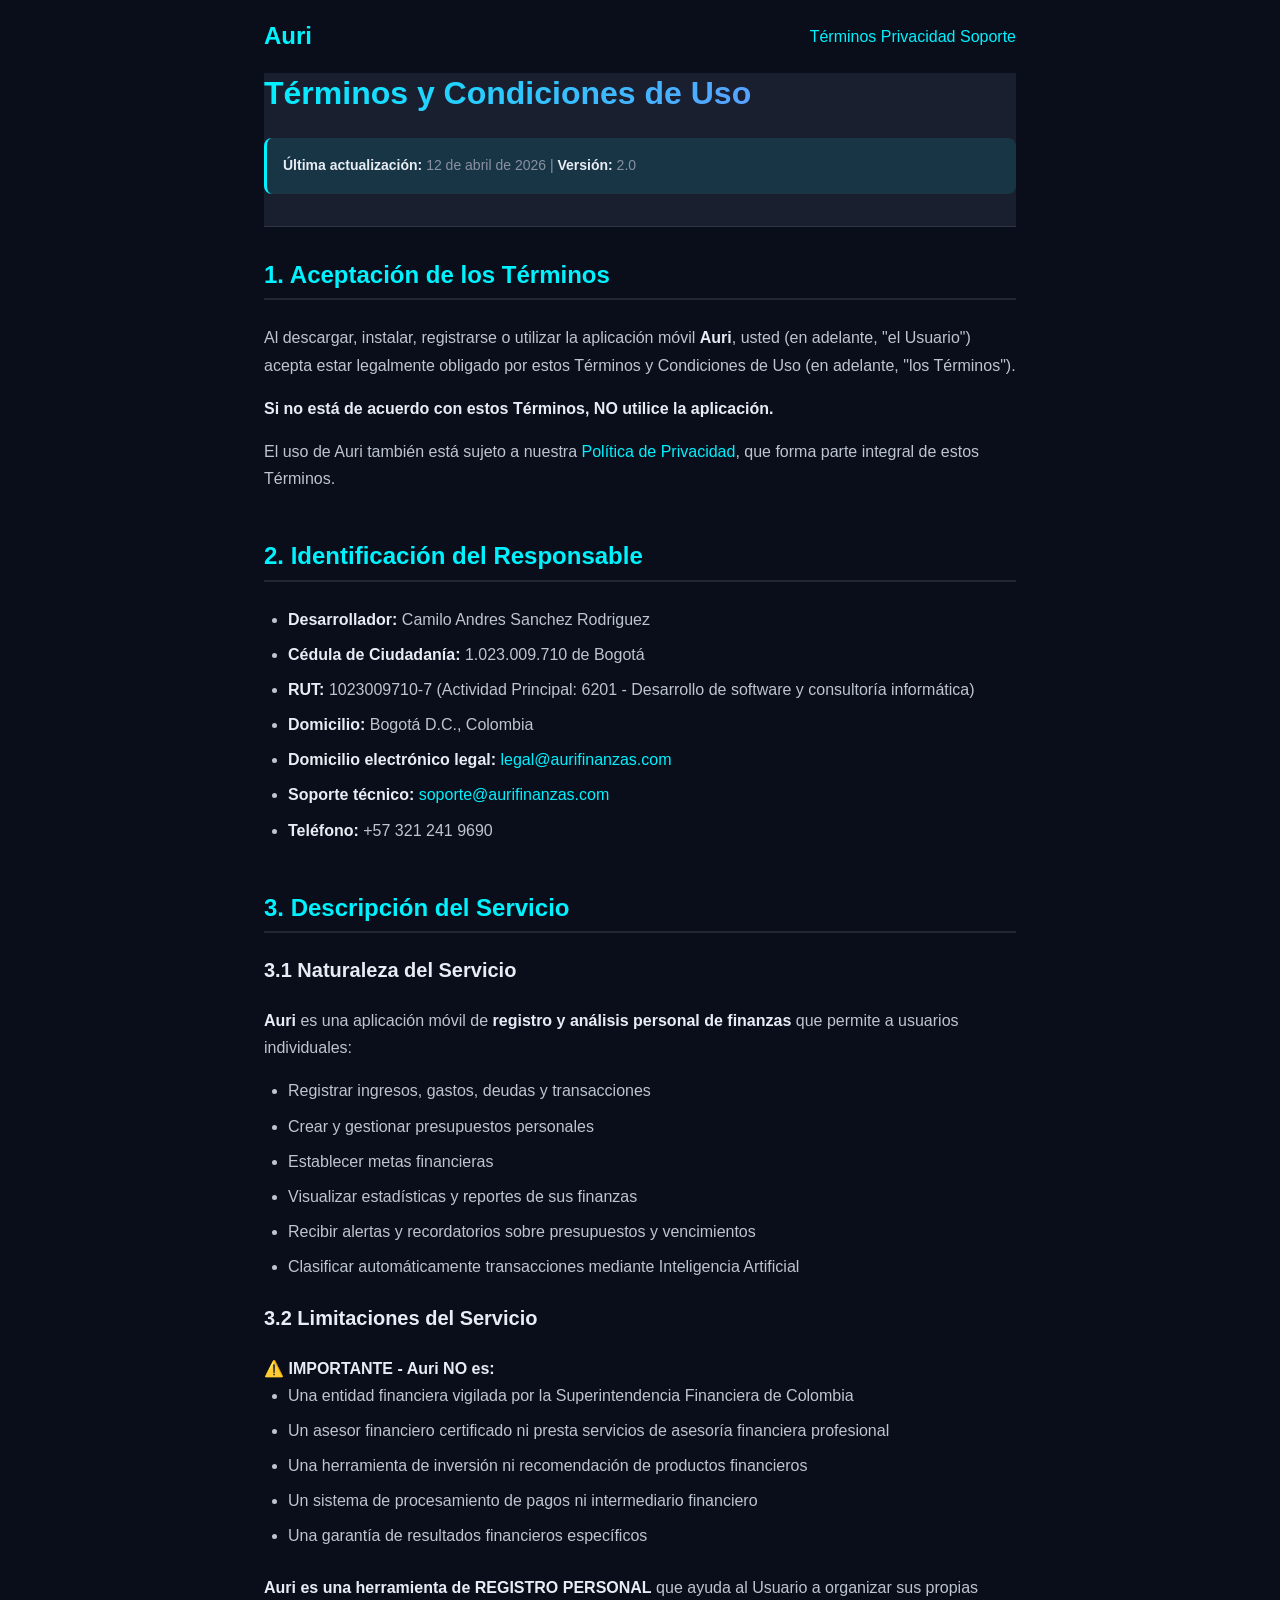
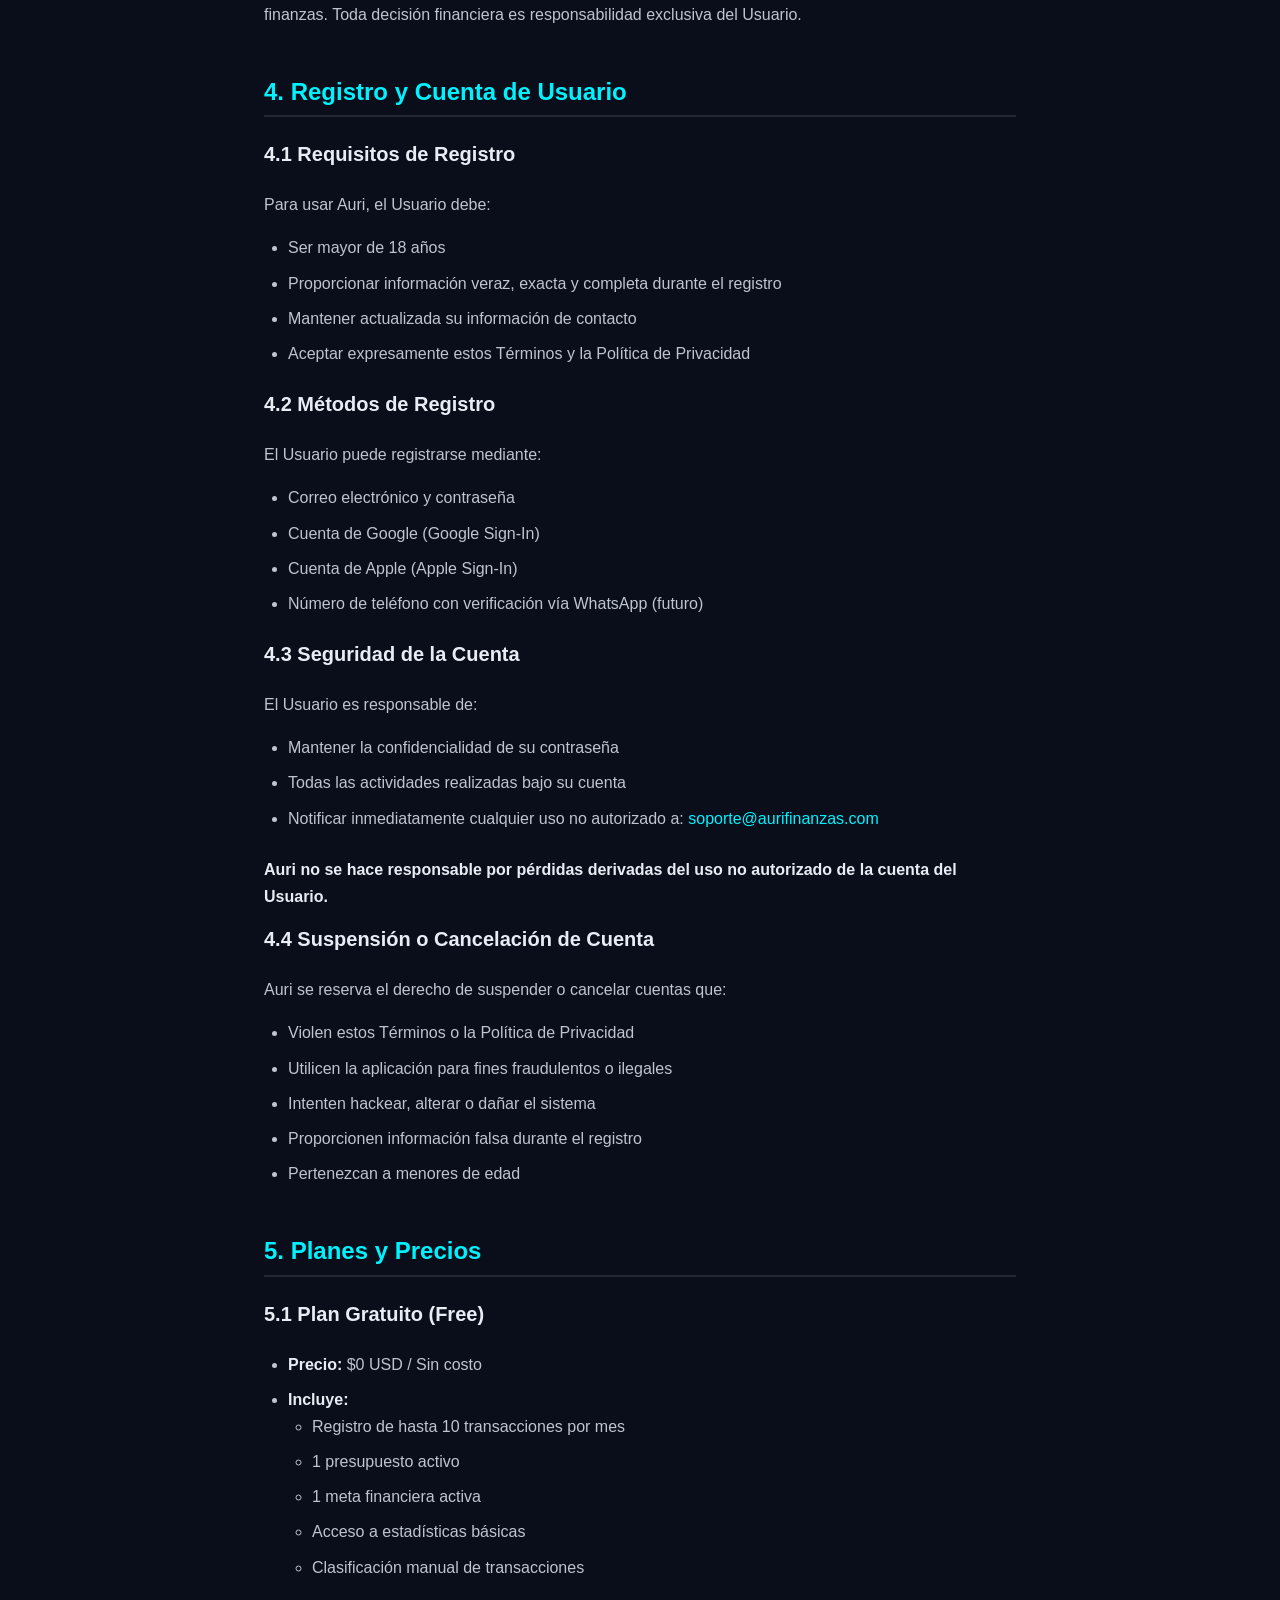
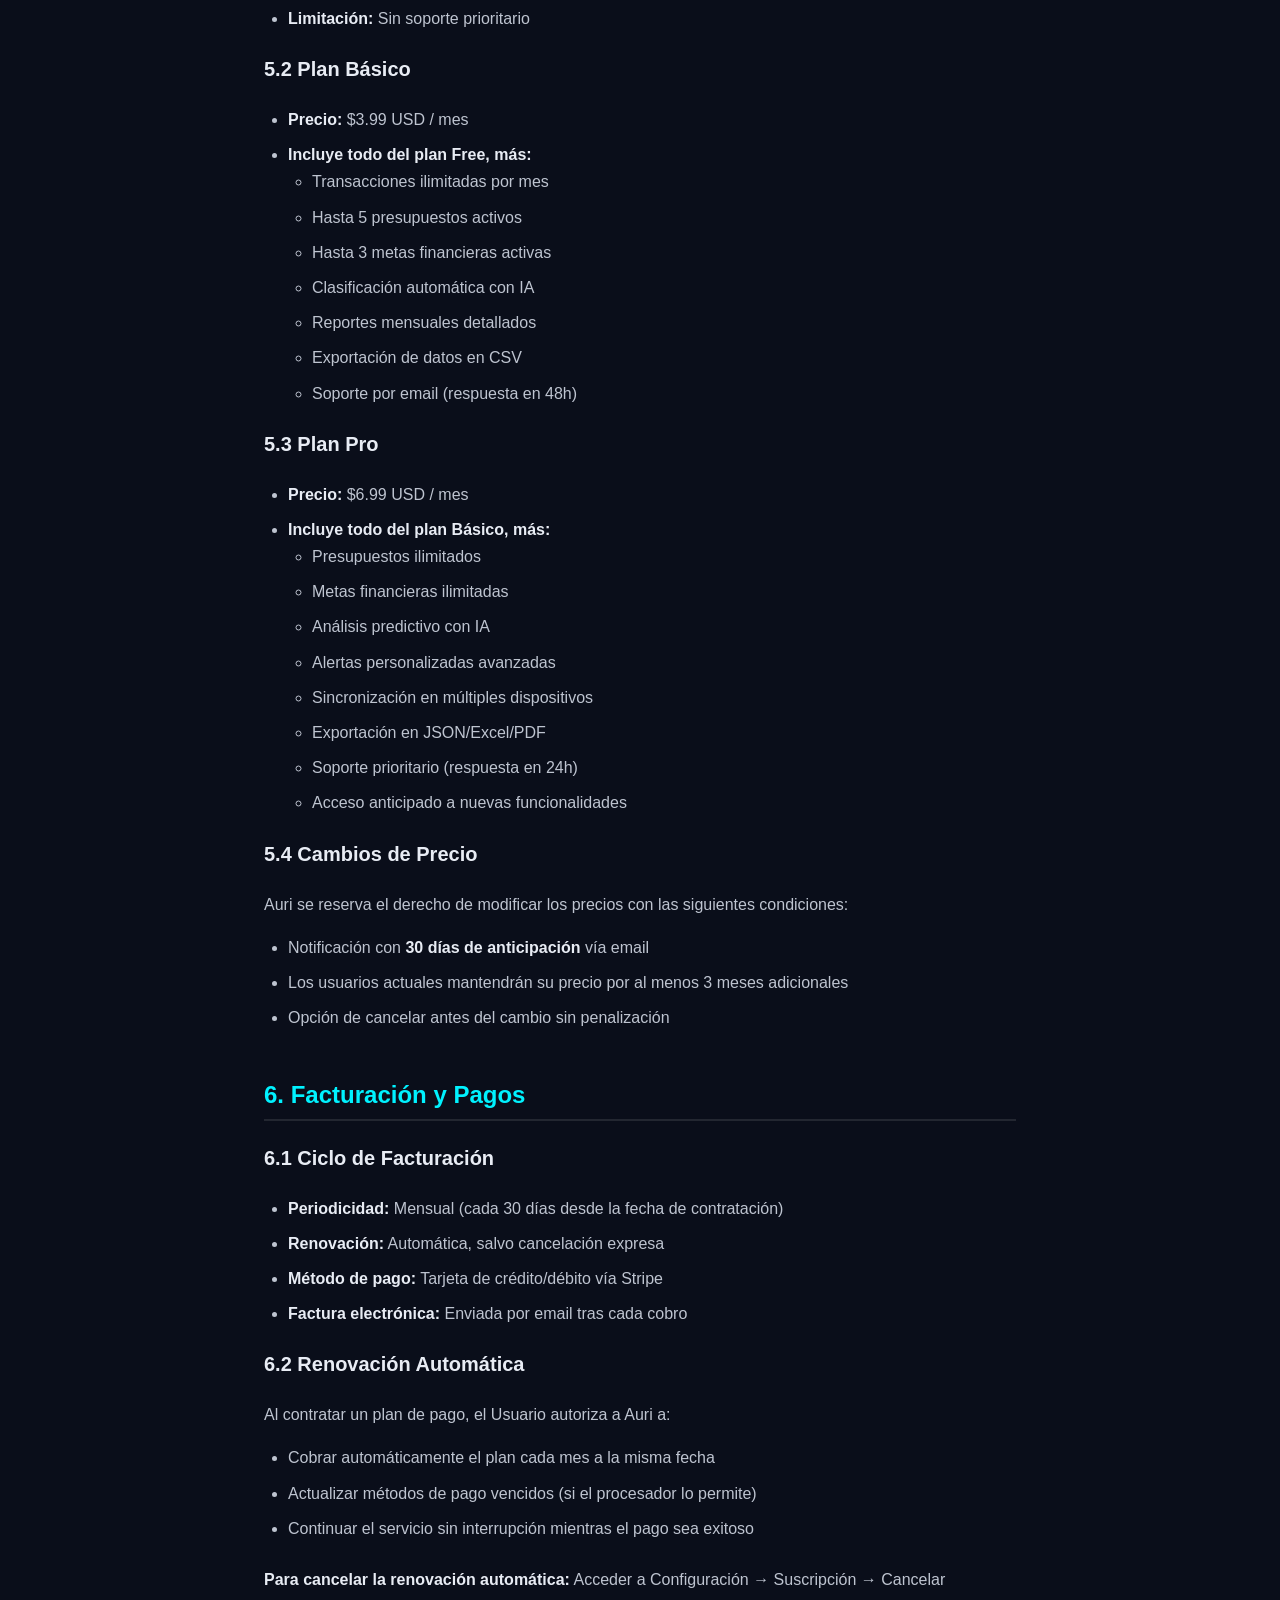
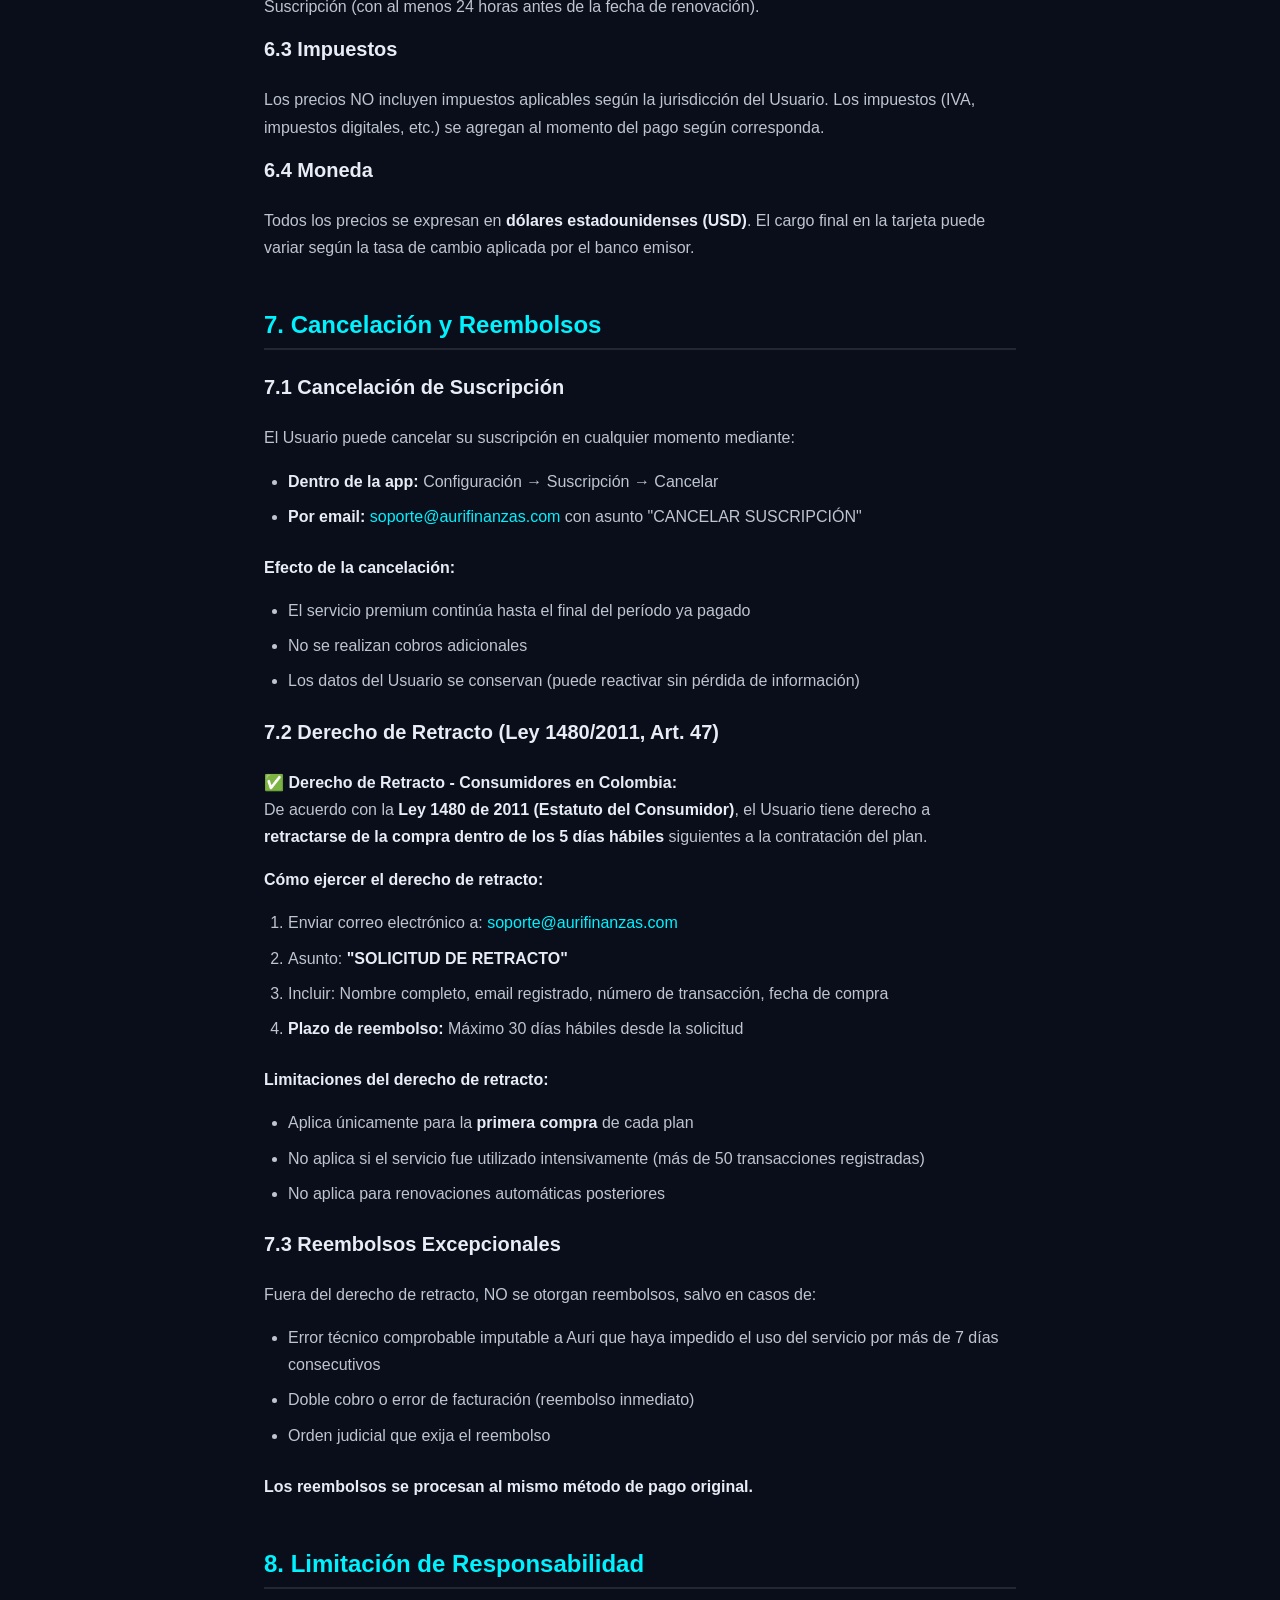
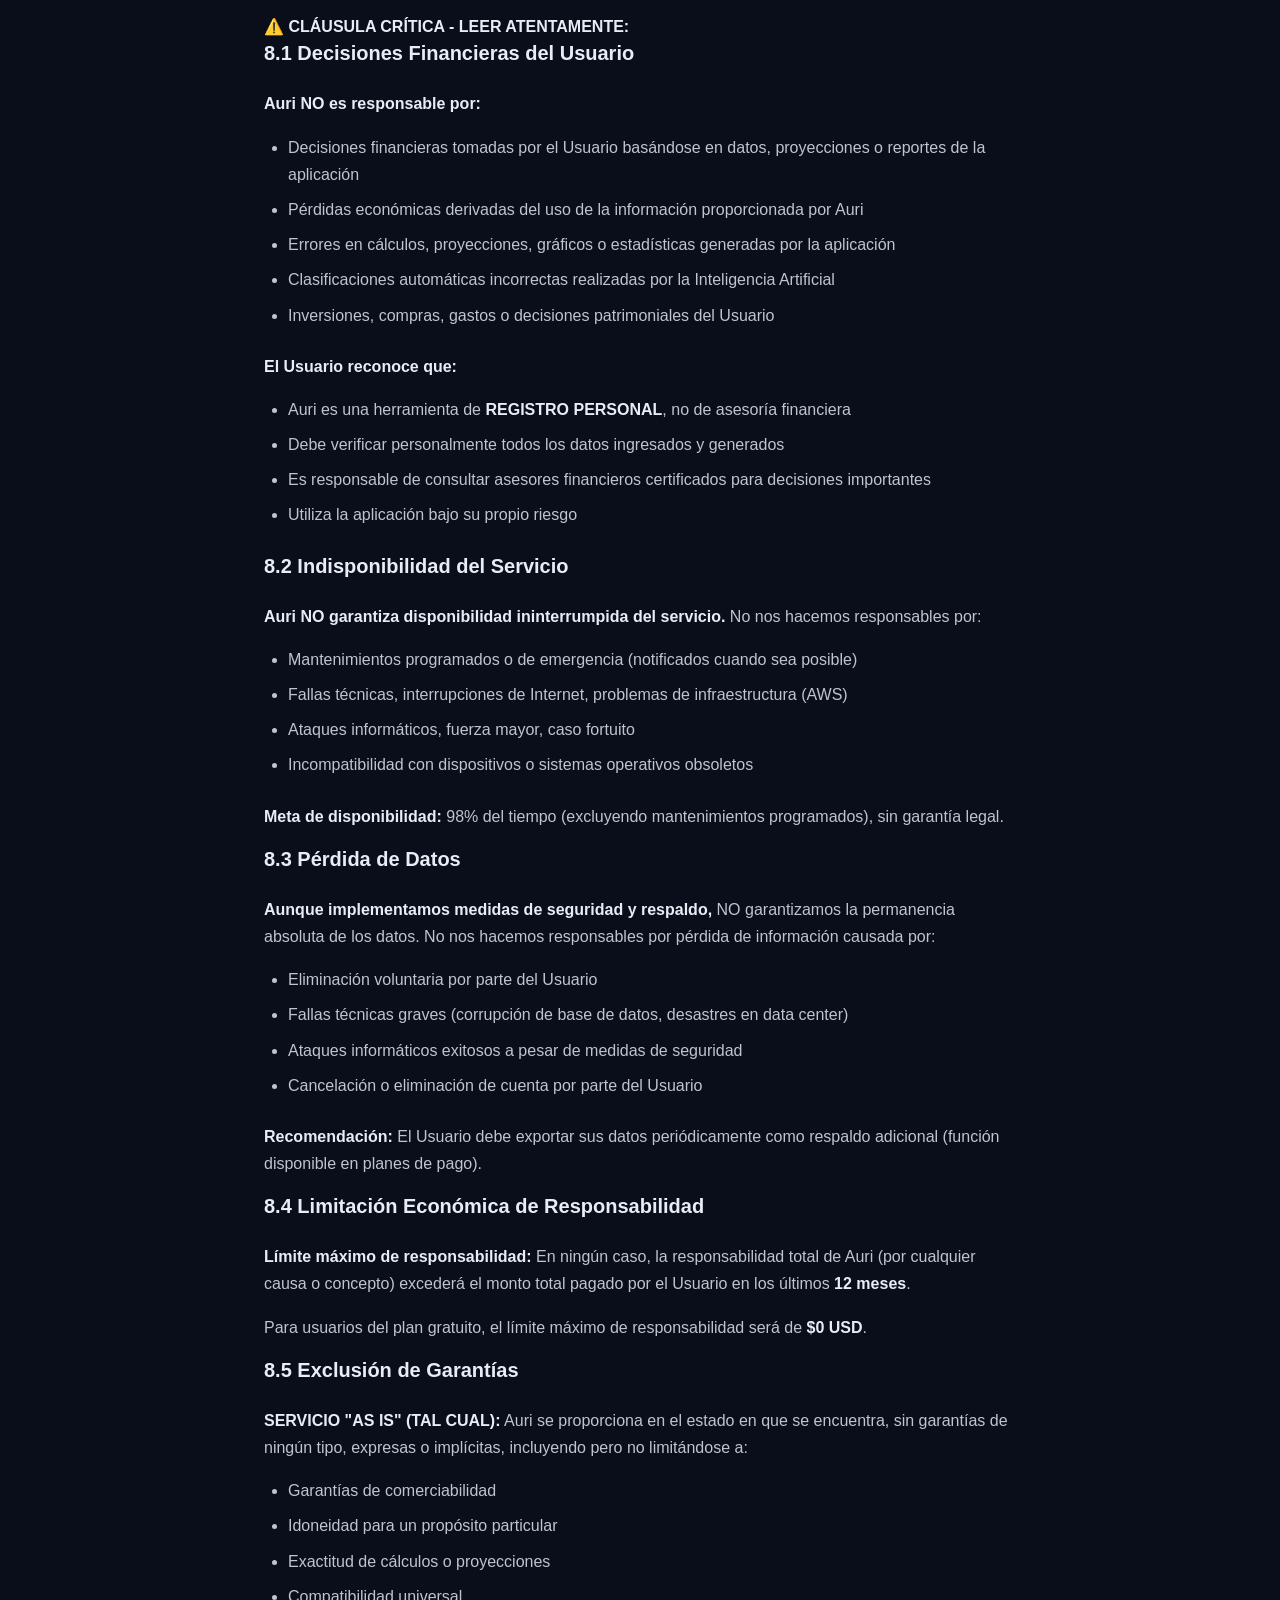
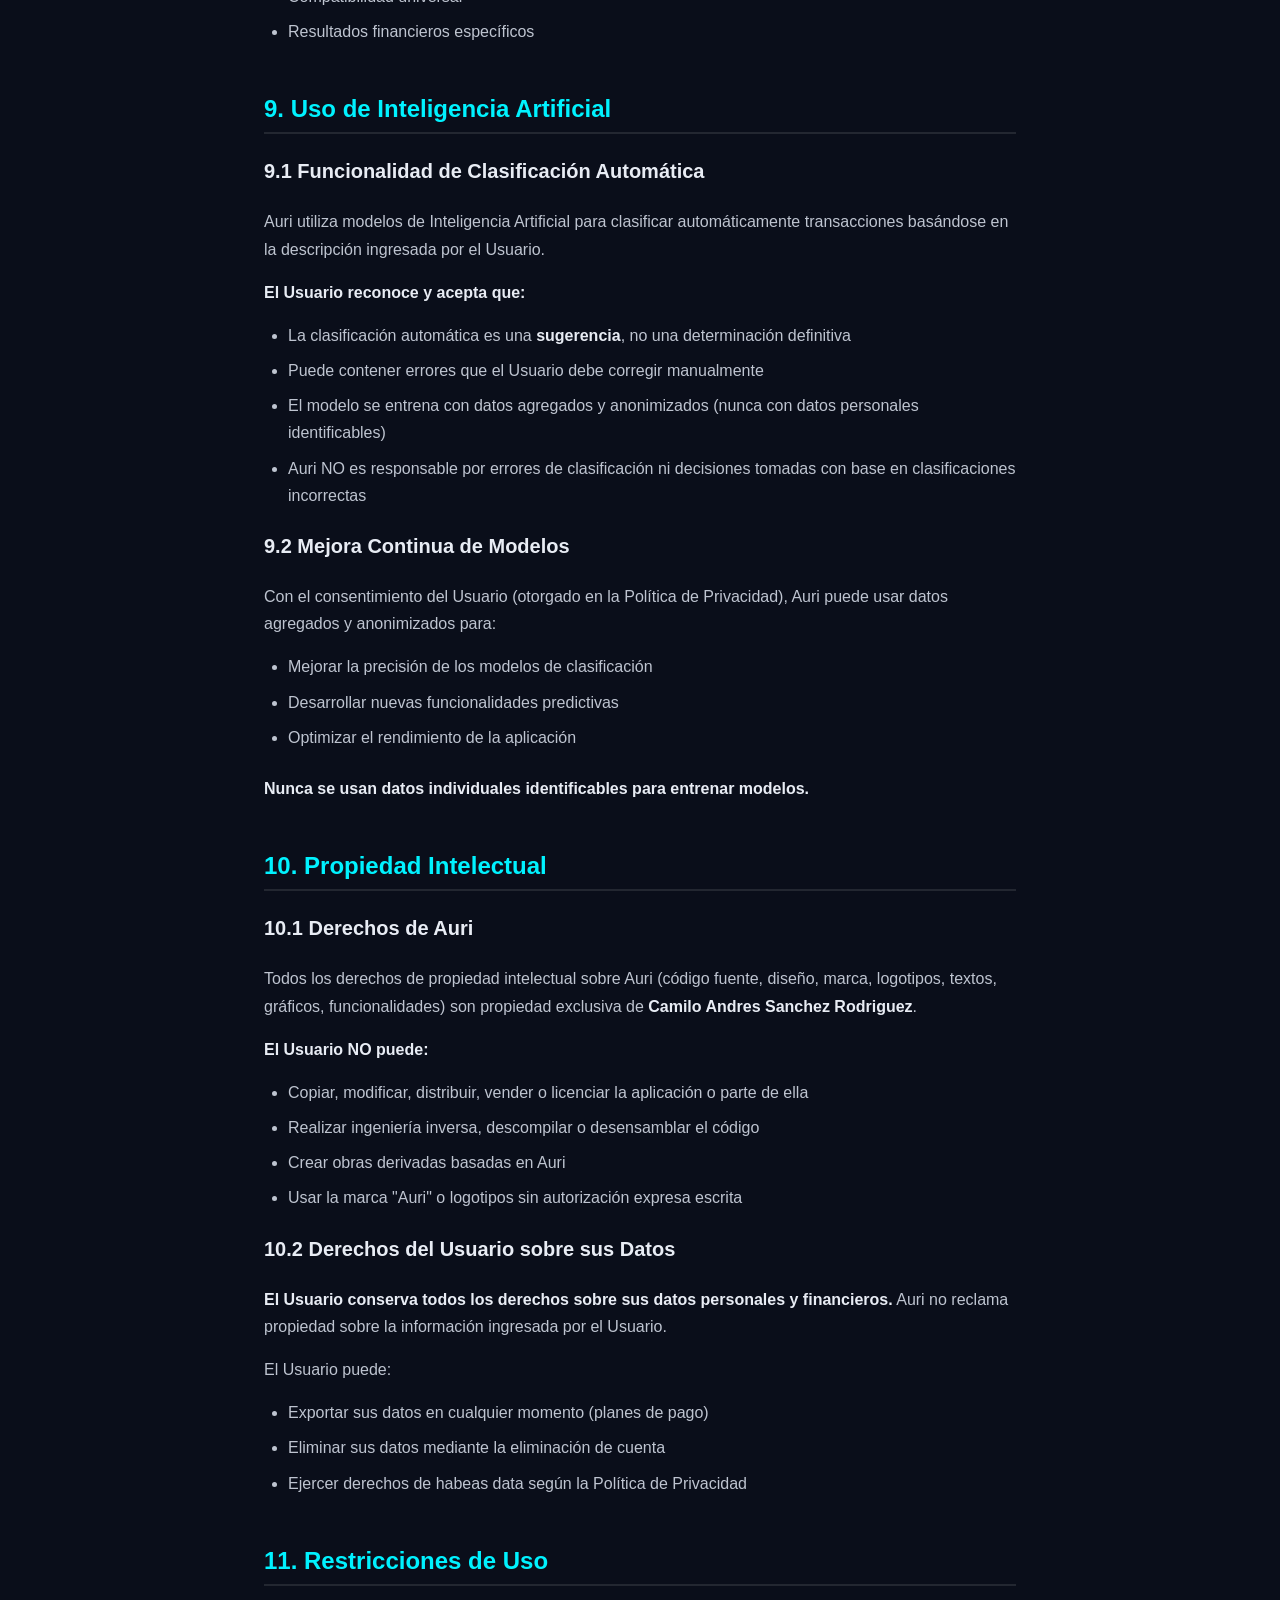
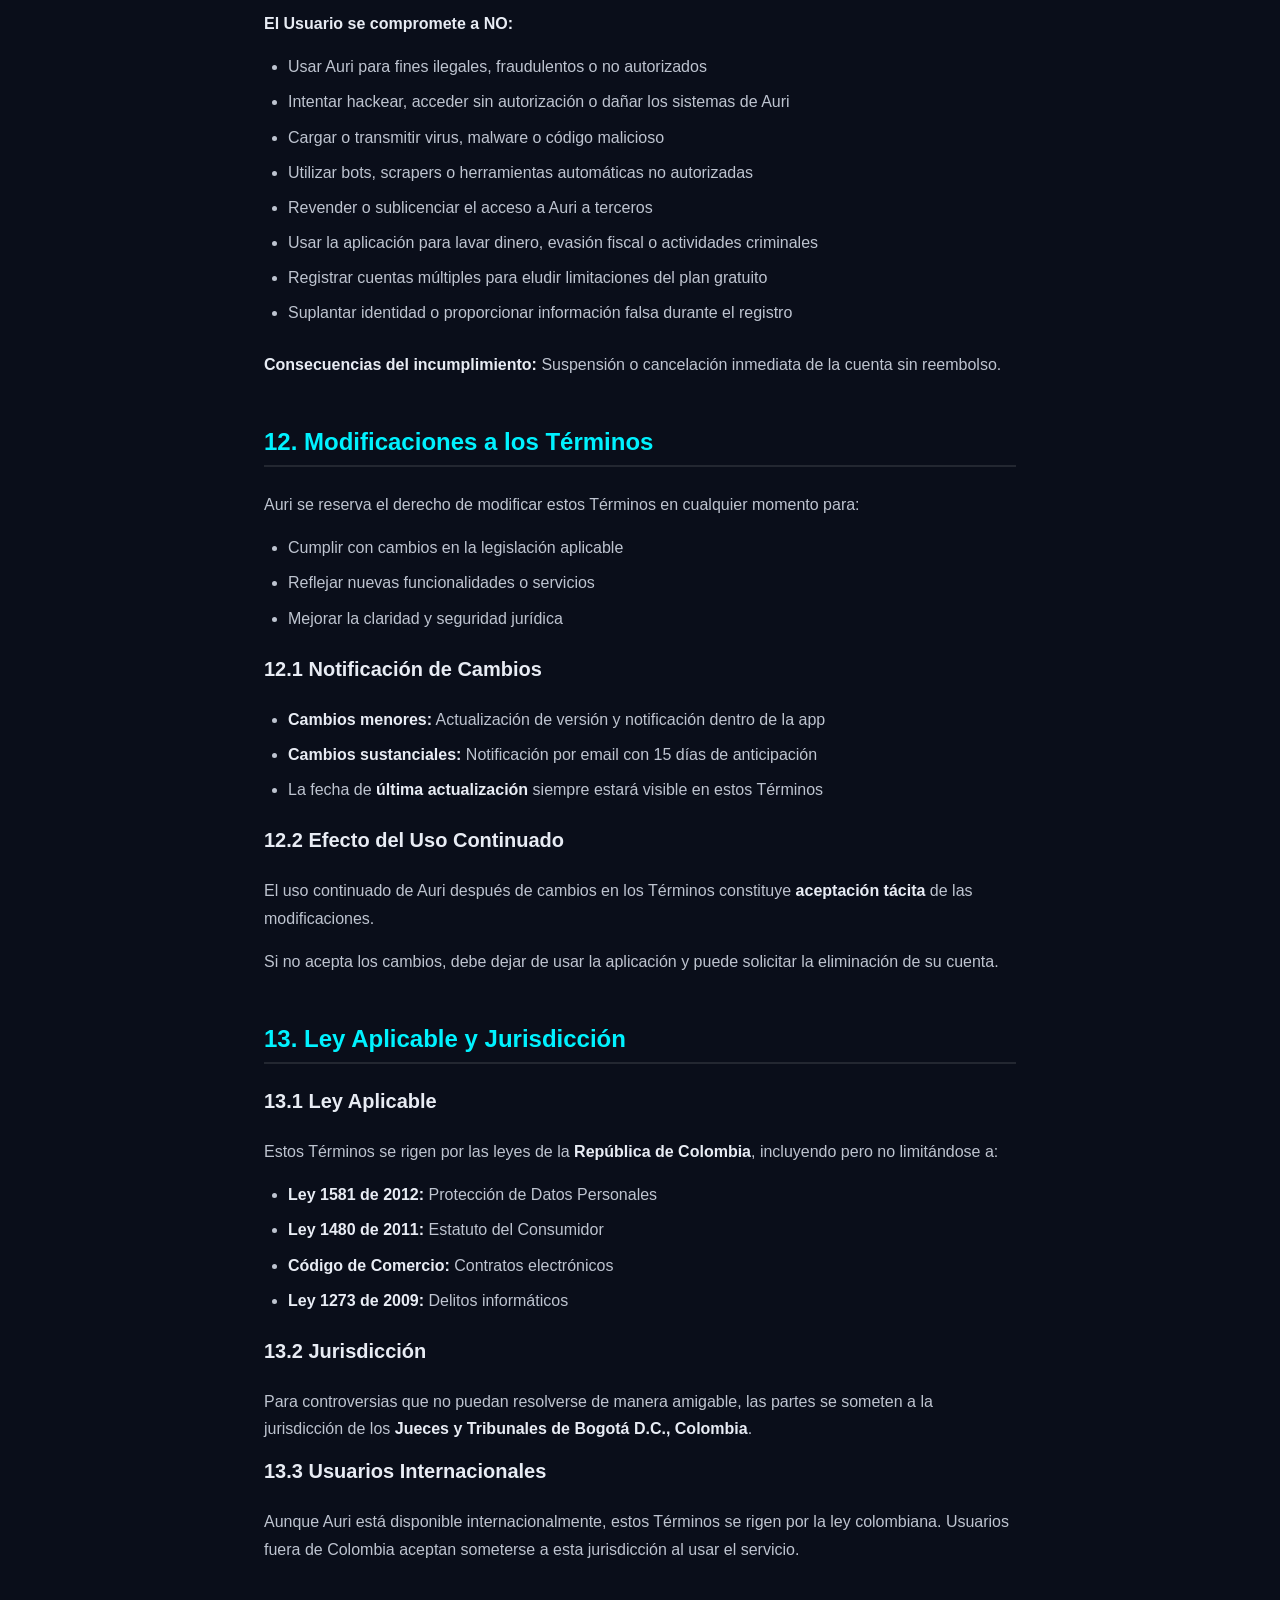
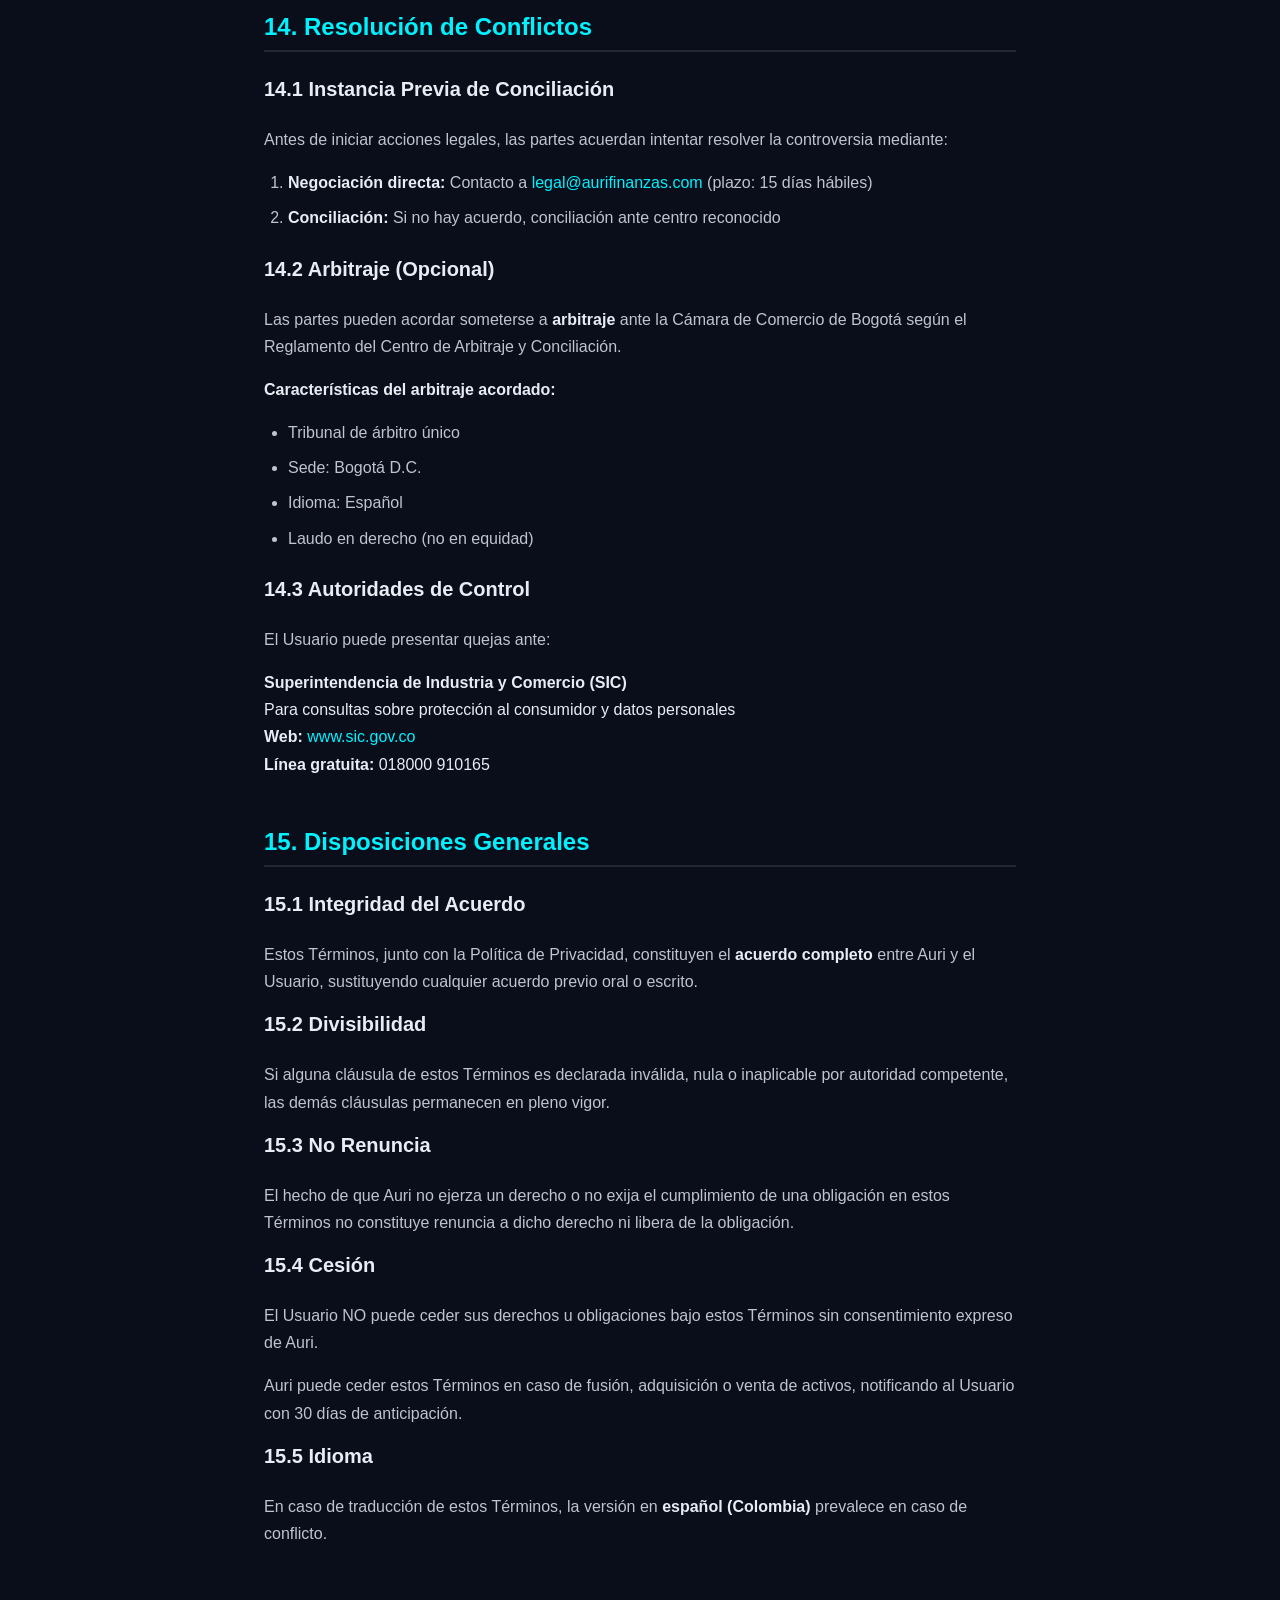
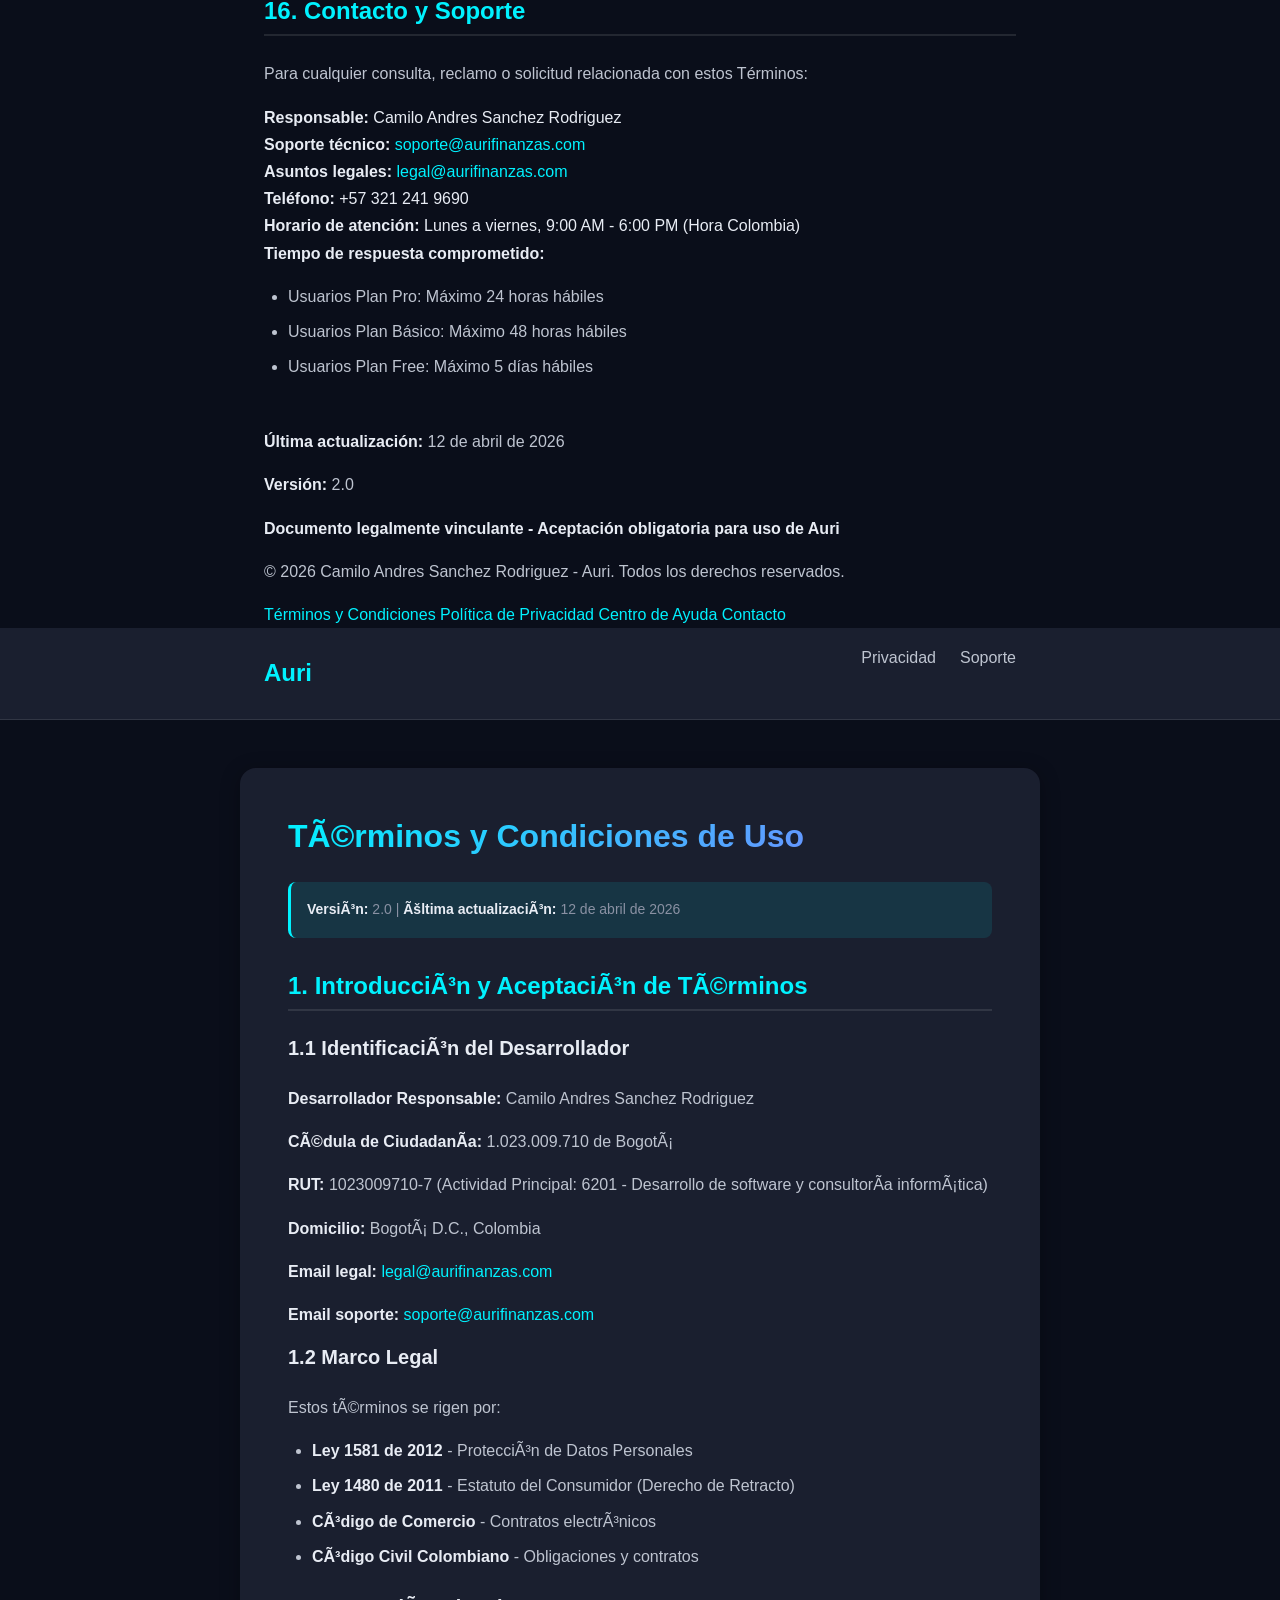
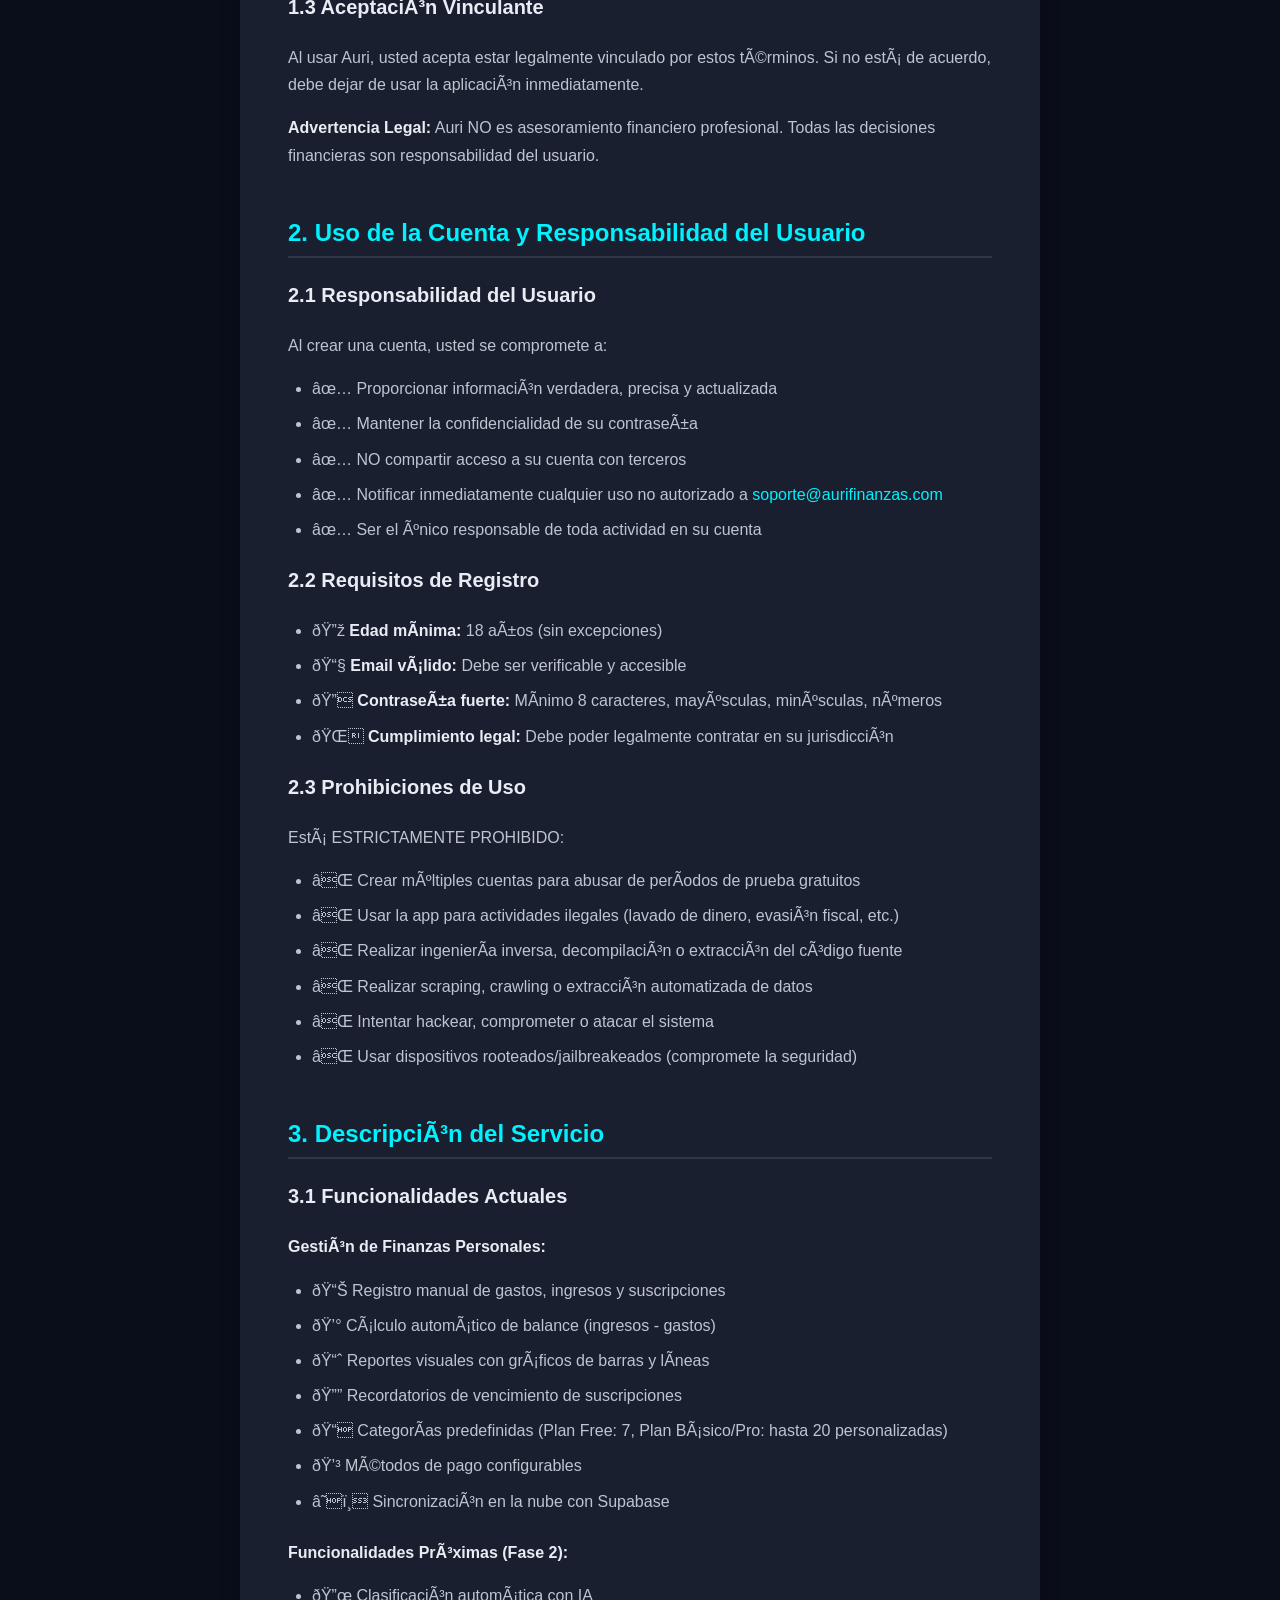
<file: terms.html>
﻿<!DOCTYPE html>
<html lang="es-CO">
<head>
  <meta charset="UTF-8">
  <meta name="viewport" content="width=device-width, initial-scale=1.0">
  <title>Términos y Condiciones - Auri</title>
  <meta name="description" content="Términos y Condiciones de Uso de Auri - Aplicación de finanzas personales">
  <link rel="stylesheet" href="assets/styles.css">
</head>
<body>
  <nav class="navbar">
    <div class="container">
      <a href="https://aurifinanzas.com" class="logo">Auri</a>
      <div class="nav-links">
        <a href="terms.html" class="active">Términos</a>
        <a href="privacy.html">Privacidad</a>
        <a href="support.html">Soporte</a>
      </div>
    </div>
  </nav>

  <main class="container">
    <header class="page-header">
      <h1>Términos y Condiciones de Uso</h1>
      <p class="metadata">
        <strong>Última actualización:</strong> 12 de abril de 2026 |
        <strong>Versión:</strong> 2.0
      </p>
    </header>

    <section class="legal-section">
      <h2>1. Aceptación de los Términos</h2>
      <p>Al descargar, instalar, registrarse o utilizar la aplicación móvil <strong>Auri</strong>, usted (en adelante, "el Usuario") acepta estar legalmente obligado por estos Términos y Condiciones de Uso (en adelante, "los Términos").</p>
      <p><strong>Si no está de acuerdo con estos Términos, NO utilice la aplicación.</strong></p>
      <p>El uso de Auri también está sujeto a nuestra <a href="privacy.html">Política de Privacidad</a>, que forma parte integral de estos Términos.</p>
    </section>

    <section class="legal-section">
      <h2>2. Identificación del Responsable</h2>
      <ul class="info-list">
        <li><strong>Desarrollador:</strong> Camilo Andres Sanchez Rodriguez</li>
        <li><strong>Cédula de Ciudadanía:</strong> 1.023.009.710 de Bogotá</li>
        <li><strong>RUT:</strong> 1023009710-7 (Actividad Principal: 6201 - Desarrollo de software y consultoría informática)</li>
        <li><strong>Domicilio:</strong> Bogotá D.C., Colombia</li>
        <li><strong>Domicilio electrónico legal:</strong> <a href="mailto:legal@aurifinanzas.com">legal@aurifinanzas.com</a></li>
        <li><strong>Soporte técnico:</strong> <a href="mailto:soporte@aurifinanzas.com">soporte@aurifinanzas.com</a></li>
        <li><strong>Teléfono:</strong> +57 321 241 9690</li>
      </ul>
    </section>

    <section class="legal-section">
      <h2>3. Descripción del Servicio</h2>
      <h3>3.1 Naturaleza del Servicio</h3>
      <p><strong>Auri</strong> es una aplicación móvil de <strong>registro y análisis personal de finanzas</strong> que permite a usuarios individuales:</p>
      <ul>
        <li>Registrar ingresos, gastos, deudas y transacciones</li>
        <li>Crear y gestionar presupuestos personales</li>
        <li>Establecer metas financieras</li>
        <li>Visualizar estadísticas y reportes de sus finanzas</li>
        <li>Recibir alertas y recordatorios sobre presupuestos y vencimientos</li>
        <li>Clasificar automáticamente transacciones mediante Inteligencia Artificial</li>
      </ul>

      <h3>3.2 Limitaciones del Servicio</h3>
      <div class="warning-box">
        <strong>⚠️ IMPORTANTE - Auri NO es:</strong>
        <ul>
          <li>Una entidad financiera vigilada por la Superintendencia Financiera de Colombia</li>
          <li>Un asesor financiero certificado ni presta servicios de asesoría financiera profesional</li>
          <li>Una herramienta de inversión ni recomendación de productos financieros</li>
          <li>Un sistema de procesamiento de pagos ni intermediario financiero</li>
          <li>Una garantía de resultados financieros específicos</li>
        </ul>
      </div>
      <p><strong>Auri es una herramienta de REGISTRO PERSONAL</strong> que ayuda al Usuario a organizar sus propias finanzas. Toda decisión financiera es responsabilidad exclusiva del Usuario.</p>
    </section>

    <section class="legal-section">
      <h2>4. Registro y Cuenta de Usuario</h2>
      <h3>4.1 Requisitos de Registro</h3>
      <p>Para usar Auri, el Usuario debe:</p>
      <ul>
        <li>Ser mayor de 18 años</li>
        <li>Proporcionar información veraz, exacta y completa durante el registro</li>
        <li>Mantener actualizada su información de contacto</li>
        <li>Aceptar expresamente estos Términos y la Política de Privacidad</li>
      </ul>

      <h3>4.2 Métodos de Registro</h3>
      <p>El Usuario puede registrarse mediante:</p>
      <ul>
        <li>Correo electrónico y contraseña</li>
        <li>Cuenta de Google (Google Sign-In)</li>
        <li>Cuenta de Apple (Apple Sign-In)</li>
        <li>Número de teléfono con verificación vía WhatsApp (futuro)</li>
      </ul>

      <h3>4.3 Seguridad de la Cuenta</h3>
      <p>El Usuario es responsable de:</p>
      <ul>
        <li>Mantener la confidencialidad de su contraseña</li>
        <li>Todas las actividades realizadas bajo su cuenta</li>
        <li>Notificar inmediatamente cualquier uso no autorizado a: <a href="mailto:soporte@aurifinanzas.com">soporte@aurifinanzas.com</a></li>
      </ul>
      <p><strong>Auri no se hace responsable por pérdidas derivadas del uso no autorizado de la cuenta del Usuario.</strong></p>

      <h3>4.4 Suspensión o Cancelación de Cuenta</h3>
      <p>Auri se reserva el derecho de suspender o cancelar cuentas que:</p>
      <ul>
        <li>Violen estos Términos o la Política de Privacidad</li>
        <li>Utilicen la aplicación para fines fraudulentos o ilegales</li>
        <li>Intenten hackear, alterar o dañar el sistema</li>
        <li>Proporcionen información falsa durante el registro</li>
        <li>Pertenezcan a menores de edad</li>
      </ul>
    </section>

    <section class="legal-section">
      <h2>5. Planes y Precios</h2>
      <h3>5.1 Plan Gratuito (Free)</h3>
      <ul>
        <li><strong>Precio:</strong> $0 USD / Sin costo</li>
        <li><strong>Incluye:</strong>
          <ul>
            <li>Registro de hasta 10 transacciones por mes</li>
            <li>1 presupuesto activo</li>
            <li>1 meta financiera activa</li>
            <li>Acceso a estadísticas básicas</li>
            <li>Clasificación manual de transacciones</li>
          </ul>
        </li>
        <li><strong>Limitación:</strong> Sin soporte prioritario</li>
      </ul>

      <h3>5.2 Plan Básico</h3  >
      <ul>
        <li><strong>Precio:</strong> $3.99 USD / mes</li>
        <li><strong>Incluye todo del plan Free, más:</strong>
          <ul>
            <li>Transacciones ilimitadas por mes</li>
            <li>Hasta 5 presupuestos activos</li>
            <li>Hasta 3 metas financieras activas</li>
            <li>Clasificación automática con IA</li>
            <li>Reportes mensuales detallados</li>
            <li>Exportación de datos en CSV</li>
            <li>Soporte por email (respuesta en 48h)</li>
          </ul>
        </li>
      </ul>

      <h3>5.3 Plan Pro</h3>
      <ul>
        <li><strong>Precio:</strong> $6.99 USD / mes</li>
        <li><strong>Incluye todo del plan Básico, más:</strong>
          <ul>
            <li>Presupuestos ilimitados</li>
            <li>Metas financieras ilimitadas</li>
            <li>Análisis predictivo con IA</li>
            <li>Alertas personalizadas avanzadas</li>
            <li>Sincronización en múltiples dispositivos</li>
            <li>Exportación en JSON/Excel/PDF</li>
            <li>Soporte prioritario (respuesta en 24h)</li>
            <li>Acceso anticipado a nuevas funcionalidades</li>
          </ul>
        </li>
      </ul>

      <h3>5.4 Cambios de Precio</h3>
      <p>Auri se reserva el derecho de modificar los precios con las siguientes condiciones:</p>
      <ul>
        <li>Notificación con <strong>30 días de anticipación</strong> vía email</li>
        <li>Los usuarios actuales mantendrán su precio por al menos 3 meses adicionales</li>
        <li>Opción de cancelar antes del cambio sin penalización</li>
      </ul>
    </section>

    <section class="legal-section">
      <h2>6. Facturación y Pagos</h2>
      <h3>6.1 Ciclo de Facturación</h3>
      <ul>
        <li><strong>Periodicidad:</strong> Mensual (cada 30 días desde la fecha de contratación)</li>
        <li><strong>Renovación:</strong> Automática, salvo cancelación expresa</li>
        <li><strong>Método de pago:</strong> Tarjeta de crédito/débito vía Stripe</li>
        <li><strong>Factura electrónica:</strong> Enviada por email tras cada cobro</li>
      </ul>

      <h3>6.2 Renovación Automática</h3>
      <p>Al contratar un plan de pago, el Usuario autoriza a Auri a:</p>
      <ul>
        <li>Cobrar automáticamente el plan cada mes a la misma fecha</li>
        <li>Actualizar métodos de pago vencidos (si el procesador lo permite)</li>
        <li>Continuar el servicio sin interrupción mientras el pago sea exitoso</li>
      </ul>
      <p><strong>Para cancelar la renovación automática:</strong> Acceder a Configuración → Suscripción → Cancelar Suscripción (con al menos 24 horas antes de la fecha de renovación).</p>

      <h3>6.3 Impuestos</h3>
      <p>Los precios NO incluyen impuestos aplicables según la jurisdicción del Usuario. Los impuestos (IVA, impuestos digitales, etc.) se agregan al momento del pago según corresponda.</p>

      <h3>6.4 Moneda</h3>
      <p>Todos los precios se expresan en <strong>dólares estadounidenses (USD)</strong>. El cargo final en la tarjeta puede variar según la tasa de cambio aplicada por el banco emisor.</p>
    </section>

    <section class="legal-section">
      <h2>7. Cancelación y Reembolsos</h2>
      <h3>7.1 Cancelación de Suscripción</h3>
      <p>El Usuario puede cancelar su suscripción en cualquier momento mediante:</p>
      <ul>
        <li><strong>Dentro de la app:</strong> Configuración → Suscripción → Cancelar</li>
        <li><strong>Por email:</strong> <a href="mailto:soporte@aurifinanzas.com">soporte@aurifinanzas.com</a> con asunto "CANCELAR SUSCRIPCIÓN"</li>
      </ul>
      <p><strong>Efecto de la cancelación:</strong></p>
      <ul>
        <li>El servicio premium continúa hasta el final del período ya pagado</li>
        <li>No se realizan cobros adicionales</li>
        <li>Los datos del Usuario se conservan (puede reactivar sin pérdida de información)</li>
      </ul>

      <h3>7.2 Derecho de Retracto (Ley 1480/2011, Art. 47)</h3>
      <div class="warning-box">
        <strong>✅ Derecho de Retracto - Consumidores en Colombia:</strong>
        <p>De acuerdo con la <strong>Ley 1480 de 2011 (Estatuto del Consumidor)</strong>, el Usuario tiene derecho a <strong>retractarse de la compra dentro de los 5 días hábiles</strong> siguientes a la contratación del plan.</p>
      </div>
      <p><strong>Cómo ejercer el derecho de retracto:</strong></p>
      <ol>
        <li>Enviar correo electrónico a: <a href="mailto:soporte@aurifinanzas.com">soporte@aurifinanzas.com</a></li>
        <li>Asunto: <strong>"SOLICITUD DE RETRACTO"</strong></li>
        <li>Incluir: Nombre completo, email registrado, número de transacción, fecha de compra</li>
        <li><strong>Plazo de reembolso:</strong> Máximo 30 días hábiles desde la solicitud</li>
      </ol>
      <p><strong>Limitaciones del derecho de retracto:</strong></p>
      <ul>
        <li>Aplica únicamente para la <strong>primera compra</strong> de cada plan</li>
        <li>No aplica si el servicio fue utilizado intensivamente (más de 50 transacciones registradas)</li>
        <li>No aplica para renovaciones automáticas posteriores</li>
      </ul>

      <h3>7.3 Reembolsos Excepcionales</h3>
      <p>Fuera del derecho de retracto, NO se otorgan reembolsos, salvo en casos de:</p>
      <ul>
        <li>Error técnico comprobable imputable a Auri que haya impedido el uso del servicio por más de 7 días consecutivos</li>
        <li>Doble cobro o error de facturación (reembolso inmediato)</li>
        <li>Orden judicial que exija el reembolso</li>
      </ul>
      <p><strong>Los reembolsos se procesan al mismo método de pago original.</strong></p>
    </section>

    <section class="legal-section">
      <h2>8. Limitación de Responsabilidad</h2>
      <div class="warning-box">
        <strong>⚠️ CLÁUSULA CRÍTICA - LEER ATENTAMENTE:</strong>
      </div>
      <h3>8.1 Decisiones Financieras del Usuario</h3>
      <p><strong>Auri NO es responsable por:</strong></p>
      <ul>
        <li>Decisiones financieras tomadas por el Usuario basándose en datos, proyecciones o reportes de la aplicación</li>
        <li>Pérdidas económicas derivadas del uso de la información proporcionada por Auri</li>
        <li>Errores en cálculos, proyecciones, gráficos o estadísticas generadas por la aplicación</li>
        <li>Clasificaciones automáticas incorrectas realizadas por la Inteligencia Artificial</li>
        <li>Inversiones, compras, gastos o decisiones patrimoniales del Usuario</li>
      </ul>
      <p><strong>El Usuario reconoce que:</strong></p>
      <ul>
        <li>Auri es una herramienta de <strong>REGISTRO PERSONAL</strong>, no de asesoría financiera</li>
        <li>Debe verificar personalmente todos los datos ingresados y generados</li>
        <li>Es responsable de consultar asesores financieros certificados para decisiones importantes</li>
        <li>Utiliza la aplicación bajo su propio riesgo</li>
      </ul>

      <h3>8.2 Indisponibilidad del Servicio</h3>
      <p><strong>Auri NO garantiza disponibilidad ininterrumpida del servicio.</strong> No nos hacemos responsables por:</p>
      <ul>
        <li>Mantenimientos programados o de emergencia (notificados cuando sea posible)</li>
        <li>Fallas técnicas, interrupciones de Internet, problemas de infraestructura (AWS)</li>
        <li>Ataques informáticos, fuerza mayor, caso fortuito</li>
        <li>Incompatibilidad con dispositivos o sistemas operativos obsoletos</li>
      </ul>
      <p><strong>Meta de disponibilidad:</strong> 98% del tiempo (excluyendo mantenimientos programados), sin garantía legal.</p>

      <h3>8.3 Pérdida de Datos</h3>
      <p><strong>Aunque implementamos medidas de seguridad y respaldo,</strong> NO garantizamos la permanencia absoluta de los datos. No nos hacemos responsables por pérdida de información causada por:</p>
      <ul>
        <li>Eliminación voluntaria por parte del Usuario</li>
        <li>Fallas técnicas graves (corrupción de base de datos, desastres en data center)</li>
        <li>Ataques informáticos exitosos a pesar de medidas de seguridad</li>
        <li>Cancelación o eliminación de cuenta por parte del Usuario</li>
      </ul>
      <p><strong>Recomendación:</strong> El Usuario debe exportar sus datos periódicamente como respaldo adicional (función disponible en planes de pago).</p>

      <h3>8.4 Limitación Económica de Responsabilidad</h3>
      <p><strong>Límite máximo de responsabilidad:</strong> En ningún caso, la responsabilidad total de Auri (por cualquier causa o concepto) excederá el monto total pagado por el Usuario en los últimos <strong>12 meses</strong>.</p>
      <p>Para usuarios del plan gratuito, el límite máximo de responsabilidad será de <strong>$0 USD</strong>.</p>

      <h3>8.5 Exclusión de Garantías</h3>
      <p><strong>SERVICIO "AS IS" (TAL CUAL):</strong> Auri se proporciona en el estado en que se encuentra, sin garantías de ningún tipo, expresas o implícitas, incluyendo pero no limitándose a:</p>
      <ul>
        <li>Garantías de comerciabilidad</li>
        <li>Idoneidad para un propósito particular</li>
        <li>Exactitud de cálculos o proyecciones</li>
        <li>Compatibilidad universal</li>
        <li>Resultados financieros específicos</li>
      </ul>
    </section>

    <section class="legal-section">
      <h2>9. Uso de Inteligencia Artificial</h2>
      <h3>9.1 Funcionalidad de Clasificación Automática</h3>
      <p>Auri utiliza modelos de Inteligencia Artificial para clasificar automáticamente transacciones basándose en la descripción ingresada por el Usuario.</p>
      <p><strong>El Usuario reconoce y acepta que:</strong></p>
      <ul>
        <li>La clasificación automática es una <strong>sugerencia</strong>, no una determinación definitiva</li>
        <li>Puede contener errores que el Usuario debe corregir manualmente</li>
        <li>El modelo se entrena con datos agregados y anonimizados (nunca con datos personales identificables)</li>
        <li>Auri NO es responsable por errores de clasificación ni decisiones tomadas con base en clasificaciones incorrectas</li>
      </ul>

      <h3>9.2 Mejora Continua de Modelos</h3>
      <p>Con el consentimiento del Usuario (otorgado en la Política de Privacidad), Auri puede usar datos agregados y anonimizados para:</p>
      <ul>
        <li>Mejorar la precisión de los modelos de clasificación</li>
        <li>Desarrollar nuevas funcionalidades predictivas</li>
        <li>Optimizar el rendimiento de la aplicación</li>
      </ul>
      <p><strong>Nunca se usan datos individuales identificables para entrenar modelos.</strong></p>
    </section>

    <section class="legal-section">
      <h2>10. Propiedad Intelectual</h2>
      <h3>10.1 Derechos de Auri</h3>
      <p>Todos los derechos de propiedad intelectual sobre Auri (código fuente, diseño, marca, logotipos, textos, gráficos, funcionalidades) son propiedad exclusiva de <strong>Camilo Andres Sanchez Rodriguez</strong>.</p>
      <p><strong>El Usuario NO puede:</strong></p>
      <ul>
        <li>Copiar, modificar, distribuir, vender o licenciar la aplicación o parte de ella</li>
        <li>Realizar ingeniería inversa, descompilar o desensamblar el código</li>
        <li>Crear obras derivadas basadas en Auri</li>
        <li>Usar la marca "Auri" o logotipos sin autorización expresa escrita</li>
      </ul>

      <h3>10.2 Derechos del Usuario sobre sus Datos</h3>
      <p><strong>El Usuario conserva todos los derechos sobre sus datos personales y financieros.</strong> Auri no reclama propiedad sobre la información ingresada por el Usuario.</p>
      <p>El Usuario puede:</p>
      <ul>
        <li>Exportar sus datos en cualquier momento (planes de pago)</li>
        <li>Eliminar sus datos mediante la eliminación de cuenta</li>
        <li>Ejercer derechos de habeas data según la Política de Privacidad</li>
      </ul>
    </section>

    <section class="legal-section">
      <h2>11. Restricciones de Uso</h2>
      <p><strong>El Usuario se compromete a NO:</strong></p>
      <ul>
        <li>Usar Auri para fines ilegales, fraudulentos o no autorizados</li>
        <li>Intentar hackear, acceder sin autorización o dañar los sistemas de Auri</li>
        <li>Cargar o transmitir virus, malware o código malicioso</li>
        <li>Utilizar bots, scrapers o herramientas automáticas no autorizadas</li>
        <li>Revender o sublicenciar el acceso a Auri a terceros</li>
        <li>Usar la aplicación para lavar dinero, evasión fiscal o actividades criminales</li>
        <li>Registrar cuentas múltiples para eludir limitaciones del plan gratuito</li>
        <li>Suplantar identidad o proporcionar información falsa durante el registro</li>
      </ul>
      <p><strong>Consecuencias del incumplimiento:</strong> Suspensión o cancelación inmediata de la cuenta sin reembolso.</p>
    </section>

    <section class="legal-section">
      <h2>12. Modificaciones a los Términos</h2>
      <p>Auri se reserva el derecho de modificar estos Términos en cualquier momento para:</p>
      <ul>
        <li>Cumplir con cambios en la legislación aplicable</li>
        <li>Reflejar nuevas funcionalidades o servicios</li>
        <li>Mejorar la claridad y seguridad jurídica</li>
      </ul>
      <h3>12.1 Notificación de Cambios</h3>
      <ul>
        <li><strong>Cambios menores:</strong> Actualización de versión y notificación dentro de la app</li>
        <li><strong>Cambios sustanciales:</strong> Notificación por email con 15 días de anticipación</li>
        <li>La fecha de <strong>última actualización</strong> siempre estará visible en estos Términos</li>
      </ul>

      <h3>12.2 Efecto del Uso Continuado</h3>
      <p>El uso continuado de Auri después de cambios en los Términos constituye <strong>aceptación tácita</strong> de las modificaciones.</p>
      <p>Si no acepta los cambios, debe dejar de usar la aplicación y puede solicitar la eliminación de su cuenta.</p>
    </section>

    <section class="legal-section">
      <h2>13. Ley Aplicable y Jurisdicción</h2>
      <h3>13.1 Ley Aplicable</h3>
      <p>Estos Términos se rigen por las leyes de la <strong>República de Colombia</strong>, incluyendo pero no limitándose a:</p>
      <ul>
        <li><strong>Ley 1581 de 2012:</strong> Protección de Datos Personales</li>
        <li><strong>Ley 1480 de 2011:</strong> Estatuto del Consumidor</li>
        <li><strong>Código de Comercio:</strong> Contratos electrónicos</li>
        <li><strong>Ley 1273 de 2009:</strong> Delitos informáticos</li>
      </ul>

      <h3>13.2 Jurisdicción</h3>
      <p>Para controversias que no puedan resolverse de manera amigable, las partes se someten a la jurisdicción de los <strong>Jueces y Tribunales de Bogotá D.C., Colombia</strong>.</p>

      <h3>13.3 Usuarios Internacionales</h3>
      <p>Aunque Auri está disponible internacionalmente, estos Términos se rigen por la ley colombiana. Usuarios fuera de Colombia aceptan someterse a esta jurisdicción al usar el servicio.</p>
    </section>

    <section class="legal-section">
      <h2>14. Resolución de Conflictos</h2>
      <h3>14.1 Instancia Previa de Conciliación</h3>
      <p>Antes de iniciar acciones legales, las partes acuerdan intentar resolver la controversia mediante:</p>
      <ol>
        <li><strong>Negociación directa:</strong> Contacto a <a href="mailto:legal@aurifinanzas.com">legal@aurifinanzas.com</a> (plazo: 15 días hábiles)</li>
        <li><strong>Conciliación:</strong> Si no hay acuerdo, conciliación ante centro reconocido</li>
      </ol>

      <h3>14.2 Arbitraje (Opcional)</h3>
      <p>Las partes pueden acordar someterse a <strong>arbitraje</strong> ante la Cámara de Comercio de Bogotá según el Reglamento del Centro de Arbitraje y Conciliación.</p>
      <p><strong>Características del arbitraje acordado:</strong></p>
      <ul>
        <li>Tribunal de árbitro único</li>
        <li>Sede: Bogotá D.C.</li>
        <li>Idioma: Español</li>
        <li>Laudo en derecho (no en equidad)</li>
      </ul>

      <h3>14.3 Autoridades de Control</h3>
      <p>El Usuario puede presentar quejas ante:</p>
      <div class="contact-box">
        <strong>Superintendencia de Industria y Comercio (SIC)</strong><br>
        Para consultas sobre protección al consumidor y datos personales<br>
        <strong>Web:</strong> <a href="https://www.sic.gov.co" target="_blank">www.sic.gov.co</a><br>
        <strong>Línea gratuita:</strong> 018000 910165
      </div>
    </section>

    <section class="legal-section">
      <h2>15. Disposiciones Generales</h2>
      <h3>15.1 Integridad del Acuerdo</h3>
      <p>Estos Términos, junto con la Política de Privacidad, constituyen el <strong>acuerdo completo</strong> entre Auri y el Usuario, sustituyendo cualquier acuerdo previo oral o escrito.</p>

      <h3>15.2 Divisibilidad</h3>
      <p>Si alguna cláusula de estos Términos es declarada inválida, nula o inaplicable por autoridad competente, las demás cláusulas permanecen en pleno vigor.</p>

      <h3>15.3 No Renuncia</h3>
      <p>El hecho de que Auri no ejerza un derecho o no exija el cumplimiento de una obligación en estos Términos no constituye renuncia a dicho derecho ni libera de la obligación.</p>

      <h3>15.4 Cesión</h3>
      <p>El Usuario NO puede ceder sus derechos u obligaciones bajo estos Términos sin consentimiento expreso de Auri.</p>
      <p>Auri puede ceder estos Términos en caso de fusión, adquisición o venta de activos, notificando al Usuario con 30 días de anticipación.</p>

      <h3>15.5 Idioma</h3>
      <p>En caso de traducción de estos Términos, la versión en <strong>español (Colombia)</strong> prevalece en caso de conflicto.</p>
    </section>

    <section class="legal-section">
      <h2>16. Contacto y Soporte</h2>
      <p>Para cualquier consulta, reclamo o solicitud relacionada con estos Términos:</p>
      <div class="contact-box">
        <strong>Responsable:</strong> Camilo Andres Sanchez Rodriguez<br>
        <strong>Soporte técnico:</strong> <a href="mailto:soporte@aurifinanzas.com">soporte@aurifinanzas.com</a><br>
        <strong>Asuntos legales:</strong> <a href="mailto:legal@aurifinanzas.com">legal@aurifinanzas.com</a><br>
        <strong>Teléfono:</strong> +57 321 241 9690<br>
        <strong>Horario de atención:</strong> Lunes a viernes, 9:00 AM - 6:00 PM (Hora Colombia)
      </div>
      <p><strong>Tiempo de respuesta comprometido:</strong></p>
      <ul>
        <li>Usuarios Plan Pro: Máximo 24 horas hábiles</li>
        <li>Usuarios Plan Básico: Máximo 48 horas hábiles</li>
        <li>Usuarios Plan Free: Máximo 5 días hábiles</li>
      </ul>
    </section>

    <div class="footer-note">
      <p><strong>Última actualización:</strong> 12 de abril de 2026</p>
      <p><strong>Versión:</strong> 2.0</p>
      <p><strong>Documento legalmente vinculante - Aceptación obligatoria para uso de Auri</strong></p>
    </div>
  </main>

  <footer class="footer">
    <div class="container">
      <p>&copy; 2026 Camilo Andres Sanchez Rodriguez - Auri. Todos los derechos reservados.</p>
      <div class="footer-links">
        <a href="terms.html">Términos y Condiciones</a>
        <a href="privacy.html">Política de Privacidad</a>
        <a href="support.html">Centro de Ayuda</a>
        <a href="mailto:soporte@aurifinanzas.com">Contacto</a>
      </div>
    </div>
  </footer>
</body>
</html>
<!DOCTYPE html>
<html lang="es-CO">
<head>
  <meta charset="UTF-8">
  <meta name="viewport" content="width=device-width, initial-scale=1.0">
  <title>TÃ©rminos y Condiciones - Auri</title>
  <meta name="description" content="TÃ©rminos y Condiciones de Uso de Auri - App de Finanzas Personales">
  <link rel="stylesheet" href="assets/styles.css">
</head>
<body>
  <header>
    <nav>
      <div class="container">
        <a href="/" class="logo">Auri</a>
        <ul>
          <li><a href="/privacy">Privacidad</a></li>
          <li><a href="/support">Soporte</a></li>
        </ul>
      </div>
    </nav>
  </header>

  <main>
    <div class="container legal-document">
      <h1>TÃ©rminos y Condiciones de Uso</h1>
      <p class="metadata">
        <strong>VersiÃ³n:</strong> 2.0 | 
        <strong>Ãšltima actualizaciÃ³n:</strong> 12 de abril de 2026
      </p>

      <section id="introduccion">
        <h2>1. IntroducciÃ³n y AceptaciÃ³n de TÃ©rminos</h2>
        
        <h3>1.1 IdentificaciÃ³n del Desarrollador</h3>
        <p><strong>Desarrollador Responsable:</strong> Camilo Andres Sanchez Rodriguez</p>
        <p><strong>CÃ©dula de CiudadanÃ­a:</strong> 1.023.009.710 de BogotÃ¡</p>
        <p><strong>RUT:</strong> 1023009710-7 (Actividad Principal: 6201 - Desarrollo de software y consultorÃ­a informÃ¡tica)</p>
        <p><strong>Domicilio:</strong> BogotÃ¡ D.C., Colombia</p>
        <p><strong>Email legal:</strong> <a href="mailto:legal@aurifinanzas.com">legal@aurifinanzas.com</a></p>
        <p><strong>Email soporte:</strong> <a href="mailto:soporte@aurifinanzas.com">soporte@aurifinanzas.com</a></p>

        <h3>1.2 Marco Legal</h3>
        <p>Estos tÃ©rminos se rigen por:</p>
        <ul>
          <li><strong>Ley 1581 de 2012</strong> - ProtecciÃ³n de Datos Personales</li>
          <li><strong>Ley 1480 de 2011</strong> - Estatuto del Consumidor (Derecho de Retracto)</li>
          <li><strong>CÃ³digo de Comercio</strong> - Contratos electrÃ³nicos</li>
          <li><strong>CÃ³digo Civil Colombiano</strong> - Obligaciones y contratos</li>
        </ul>

        <h3>1.3 AceptaciÃ³n Vinculante</h3>
        <p>Al usar Auri, usted acepta estar legalmente vinculado por estos tÃ©rminos. Si no estÃ¡ de acuerdo, debe dejar de usar la aplicaciÃ³n inmediatamente.</p>
        <p><strong>Advertencia Legal:</strong> Auri NO es asesoramiento financiero profesional. Todas las decisiones financieras son responsabilidad del usuario.</p>
      </section>

      <section id="uso-cuenta">
        <h2>2. Uso de la Cuenta y Responsabilidad del Usuario</h2>
        
        <h3>2.1 Responsabilidad del Usuario</h3>
        <p>Al crear una cuenta, usted se compromete a:</p>
        <ul>
          <li>âœ… Proporcionar informaciÃ³n verdadera, precisa y actualizada</li>
          <li>âœ… Mantener la confidencialidad de su contraseÃ±a</li>
          <li>âœ… NO compartir acceso a su cuenta con terceros</li>
          <li>âœ… Notificar inmediatamente cualquier uso no autorizado a <a href="mailto:soporte@aurifinanzas.com">soporte@aurifinanzas.com</a></li>
          <li>âœ… Ser el Ãºnico responsable de toda actividad en su cuenta</li>
        </ul>

        <h3>2.2 Requisitos de Registro</h3>
        <ul>
          <li>ðŸ”ž <strong>Edad mÃ­nima:</strong> 18 aÃ±os (sin excepciones)</li>
          <li>ðŸ“§ <strong>Email vÃ¡lido:</strong> Debe ser verificable y accesible</li>
          <li>ðŸ” <strong>ContraseÃ±a fuerte:</strong> MÃ­nimo 8 caracteres, mayÃºsculas, minÃºsculas, nÃºmeros</li>
          <li>ðŸŒ <strong>Cumplimiento legal:</strong> Debe poder legalmente contratar en su jurisdicciÃ³n</li>
        </ul>

        <h3>2.3 Prohibiciones de Uso</h3>
        <p>EstÃ¡ ESTRICTAMENTE PROHIBIDO:</p>
        <ul>
          <li>âŒ Crear mÃºltiples cuentas para abusar de perÃ­odos de prueba gratuitos</li>
          <li>âŒ Usar la app para actividades ilegales (lavado de dinero, evasiÃ³n fiscal, etc.)</li>
          <li>âŒ Realizar ingenierÃ­a inversa, decompilaciÃ³n o extracciÃ³n del cÃ³digo fuente</li>
          <li>âŒ Realizar scraping, crawling o extracciÃ³n automatizada de datos</li>
          <li>âŒ Intentar hackear, comprometer o atacar el sistema</li>
          <li>âŒ Usar dispositivos rooteados/jailbreakeados (compromete la seguridad)</li>
        </ul>
      </section>

      <section id="descripcion-servicio">
        <h2>3. DescripciÃ³n del Servicio</h2>
        
        <h3>3.1 Funcionalidades Actuales</h3>
        <p><strong>GestiÃ³n de Finanzas Personales:</strong></p>
        <ul>
          <li>ðŸ“Š Registro manual de gastos, ingresos y suscripciones</li>
          <li>ðŸ’° CÃ¡lculo automÃ¡tico de balance (ingresos - gastos)</li>
          <li>ðŸ“ˆ Reportes visuales con grÃ¡ficos de barras y lÃ­neas</li>
          <li>ðŸ”” Recordatorios de vencimiento de suscripciones</li>
          <li>ðŸ“ CategorÃ­as predefinidas (Plan Free: 7, Plan BÃ¡sico/Pro: hasta 20 personalizadas)</li>
          <li>ðŸ’³ MÃ©todos de pago configurables</li>
          <li>â˜ï¸ SincronizaciÃ³n en la nube con Supabase</li>
        </ul>

        <p><strong>Funcionalidades PrÃ³ximas (Fase 2):</strong></p>
        <ul>
          <li>ðŸ”œ ClasificaciÃ³n automÃ¡tica con IA</li>
          <li>ðŸ”œ Entrada por voz</li>
          <li>ðŸ”œ Alertas inteligentes de gastos inusuales</li>
          <li>ðŸ”œ Predicciones basadas en histÃ³rico</li>
          <li>ðŸ”œ ExportaciÃ³n de datos (CSV, PDF)</li>
          <li>ðŸ”œ AutenticaciÃ³n de dos factores (2FA)</li>
        </ul>

        <h3>3.2 Limitaciones y ExclusiÃ³n de Responsabilidad</h3>
        <p><strong>âš ï¸ AURI NO ES:</strong></p>
        <ul>
          <li>âŒ Una entidad bancaria ni vigilada por la Superfinanciera de Colombia</li>
          <li>âŒ Un procesador de pagos</li>
          <li>âŒ Un asesor financiero certificado (CFP, CFA, etc.)</li>
          <li>âŒ Un sistema de trading, inversiÃ³n o bolsa de valores</li>
          <li>âŒ Un servicio de crÃ©dito o prÃ©stamos</li>
        </ul>

        <p><strong>âš ï¸ ADVERTENCIA LEGAL:</strong> Los cÃ¡lculos y anÃ¡lisis generados son <strong>meramente informativos</strong> y NO constituyen asesorÃ­a financiera profesional. El usuario es responsable de las decisiones tomadas.</p>

        <h3>3.3 Disponibilidad del Servicio</h3>
        <p>Nos esforzamos por mantener Auri disponible 24/7, pero NO garantizamos disponibilidad ininterrumpida.</p>
        <p><strong>SLA esperado:</strong> 99.5% de uptime mensual (excluyendo mantenimientos programados y fuerza mayor)</p>
      </section>

      <section id="planes">
        <h2>4. Planes y Suscripciones</h2>
        
        <h3>4.1 Plan FREE (Gratuito)</h3>
        <p><strong>Precio:</strong> $0 USD / $0 COP</p>
        <p><strong>Funcionalidades:</strong></p>
        <ul>
          <li>âœ… Registro ilimitado de gastos e ingresos</li>
          <li>âœ… 7 categorÃ­as predeterminadas</li>
          <li>âœ… Balance mensual con grÃ¡ficos bÃ¡sicos</li>
          <li>âœ… Historial de Ãºltimos 30 dÃ­as</li>
        </ul>
        <p><strong>Limitaciones:</strong></p>
        <ul>
          <li>âŒ Sin categorÃ­as personalizadas</li>
          <li>âŒ Sin gestiÃ³n de suscripciones</li>
          <li>âŒ Sin exportaciÃ³n de datos</li>
        </ul>

        <h3>4.2 Plan BÃSICO</h3>
        <p><strong>Precio:</strong></p>
        <ul>
          <li><strong>Mensual:</strong> $3.99 USD/mes (~$16,600 COP segÃºn TRM)</li>
          <li><strong>Anual:</strong> $39.90 USD/aÃ±o (~$166,000 COP) - <strong>Ahorro del 17%</strong></li>
        </ul>
        <p><strong>Prueba gratuita:</strong> 7 dÃ­as (solo nuevos usuarios, plan mensual)</p>
        <p><strong>Funcionalidades adicionales:</strong></p>
        <ul>
          <li>âœ… Historial ilimitado</li>
          <li>âœ… GestiÃ³n de suscripciones recurrentes con recordatorios</li>
          <li>âœ… ExportaciÃ³n de datos (CSV, PDF)</li>
          <li>âœ… CategorÃ­as personalizadas (hasta 20)</li>
          <li>âœ… Soporte prioritario (&lt;24h)</li>
        </ul>

        <h3>4.3 Plan PRO</h3>
        <p><strong>Precio:</strong></p>
        <ul>
          <li><strong>Mensual:</strong> $6.99 USD/mes (~$29,000 COP segÃºn TRM)</li>
          <li><strong>Anual:</strong> $69.90 USD/aÃ±o (~$291,000 COP) - <strong>Ahorro del 17%</strong></li>
        </ul>
        <p><strong>Funcionalidades adicionales:</strong></p>
        <ul>
          <li>âœ… Todo lo del Plan BÃ¡sico +</li>
          <li>âœ… ClasificaciÃ³n automÃ¡tica con IA</li>
          <li>âœ… Entrada por voz</li>
          <li>âœ… Alertas inteligentes de gastos</li>
          <li>âœ… Predicciones basadas en histÃ³rico</li>
          <li>âœ… Soporte prioritario (&lt;12h)</li>
        </ul>

        <h3>4.4 RenovaciÃ³n AutomÃ¡tica</h3>
        <p>âš ï¸ <strong>IMPORTANTE:</strong> Al suscribirte, aceptas renovaciÃ³n automÃ¡tica usando tu mÃ©todo de pago registrado en Google Play o Apple App Store.</p>
        <p>RecibirÃ¡s notificaciÃ³n por email 3 dÃ­as antes (mensual) o 15 dÃ­as antes (anual).</p>
        <p><strong>CÃ³mo desactivar renovaciÃ³n:</strong></p>
        <ul>
          <li>Android: Google Play Store â†’ Suscripciones â†’ Auri â†’ Cancelar</li>
          <li>iOS: Ajustes â†’ [Tu Nombre] â†’ Suscripciones â†’ Auri â†’ Cancelar</li>
        </ul>

        <h3>4.5 CancelaciÃ³n de SuscripciÃ³n</h3>
        <p>Puedes cancelar en cualquier momento desde:</p>
        <ul>
          <li>App: Perfil â†’ Planes y Suscripciones â†’ Cancelar</li>
          <li>Google Play o Apple App Store</li>
        </ul>
        <p><strong>Efectos:</strong></p>
        <ul>
          <li>âœ… Sigues con acceso hasta el final del perÃ­odo ya pagado</li>
          <li>âŒ NO se renueva automÃ¡ticamente</li>
          <li>ðŸ’¾ Tus datos NO se eliminan</li>
        </ul>

        <h3>4.6 PolÃ­tica de Reembolsos</h3>
        <p>NO ofrecemos reembolsos, <strong>excepto:</strong></p>
        
        <h4>A) Derecho de Retracto (Art. 47 Ley 1480/2011 - Colombia)</h4>
        <p>Derecho legal a arrepentirte de la compra <strong>sin dar explicaciones</strong> dentro de <strong>5 dÃ­as hÃ¡biles</strong> despuÃ©s de adquirir el plan.</p>
        <p><strong>CÃ³mo ejercerlo:</strong></p>
        <ol>
          <li>Email a <a href="mailto:soporte@aurifinanzas.com">soporte@aurifinanzas.com</a> con asunto "DERECHO DE RETRACTO"</li>
          <li>Incluir: nombre, email, nÃºmero de transacciÃ³n, plan, fecha de compra</li>
          <li>Plazo: Dentro de 5 dÃ­as hÃ¡biles desde la compra</li>
        </ol>
        <p><strong>Limitaciones:</strong></p>
        <ul>
          <li>âœ… Aplica para primera compra de cada plan</li>
          <li>âŒ NO aplica para renovaciones automÃ¡ticas</li>
          <li>âŒ NO aplica si usaste el servicio intensivamente (&gt;50 transacciones en 5 dÃ­as)</li>
        </ul>

        <h4>B) Error de Cobro / Doble Cargo</h4>
        <p>Email a <a href="mailto:soporte@aurifinanzas.com">soporte@aurifinanzas.com</a> con asunto "ERROR DE COBRO" adjuntando comprobantes.</p>

        <h4>C) Falla TÃ©cnica que Impida Usar el Servicio</h4>
        <p>Si compraste un plan y NO puedes usarlo por error tÃ©cnico de Auri.</p>
        <p>Intentaremos resolver en 72 horas. Si no se resuelve en 7 dÃ­as: opciÃ³n de reembolso completo o extensiÃ³n gratuita.</p>
      </section>

      <section id="propiedad-intelectual">
        <h2>5. Propiedad Intelectual</h2>
        
        <h3>5.1 Derechos del Desarrollador</h3>
        <p>Todos los derechos de propiedad intelectual sobre Auri, incluyendo:</p>
        <ul>
          <li>CÃ³digo fuente (frontend React Native, backend NestJS)</li>
          <li>DiseÃ±o de interfaz (UI/UX, mockups, prototipos)</li>
          <li>Logos, marcas comerciales "Auri" y elementos grÃ¡ficos</li>
          <li>Algoritmos de clasificaciÃ³n y machine learning</li>
          <li>DocumentaciÃ³n tÃ©cnica y manuales</li>
        </ul>
        <p>...son propiedad exclusiva del desarrollador y estÃ¡n protegidos por:</p>
        <ul>
          <li><strong>Ley 23 de 1982</strong> (Derechos de Autor - Colombia)</li>
          <li><strong>DecisiÃ³n Andina 351</strong> (RÃ©gimen ComÃºn sobre Derecho de Autor)</li>
          <li>Tratados internacionales (Convenio de Berna, OMPI)</li>
        </ul>

        <h3>5.2 Licencia de Uso</h3>
        <p>Se le otorga una licencia <strong>limitada, no exclusiva, no transferible, revocable y personal</strong> para usar Auri en su(s) dispositivo(s) mÃ³vil(es) personal(es).</p>
        <p><strong>Usted NO puede:</strong></p>
        <ul>
          <li>âŒ Copiar, modificar, adaptar o redistribuir el cÃ³digo fuente</li>
          <li>âŒ Crear obras derivadas basadas en Auri</li>
          <li>âŒ Descompilar o realizar ingenierÃ­a inversa</li>
          <li>âŒ Vender, alquilar, sublicenciar o transferir acceso</li>
          <li>âŒ Eliminar avisos de copyright, marcas o logotipos</li>
          <li>âŒ Usar "Auri" o sus logos sin autorizaciÃ³n previa por escrito</li>
        </ul>
      </section>

      <section id="privacidad">
        <h2>6. Privacidad y ProtecciÃ³n de Datos</h2>
        
        <h3>6.1 RecolecciÃ³n y Tratamiento de Datos</h3>
        <p>Auri recolecta y procesa datos personales segÃºn nuestra <a href="/privacy">PolÃ­tica de Privacidad</a>.</p>
        <p>âš ï¸ <strong>Al aceptar estos tÃ©rminos, tambiÃ©n ACEPTA nuestra PolÃ­tica de Privacidad y AUTORIZA el tratamiento de sus datos personales y financieros.</strong></p>

        <h3>6.2 Cumplimiento Legal</h3>
        <p>Auri cumple con:</p>
        <ul>
          <li><strong>Ley 1581 de 2012</strong> (ProtecciÃ³n de Datos Personales - Colombia)</li>
          <li><strong>Decreto 1377 de 2013</strong> (Reglamentario de Ley 1581)</li>
          <li><strong>GDPR Art. 32</strong> (Seguridad del Tratamiento)</li>
        </ul>

        <h3>6.3 Derechos del Titular (Habeas Data)</h3>
        <p>Usted tiene los siguientes derechos (Art. 8 Ley 1581/2012):</p>
        <ul>
          <li>ðŸ” <strong>Acceso:</strong> Solicitar copia de todos sus datos personales</li>
          <li>âœï¸ <strong>RectificaciÃ³n:</strong> Corregir datos inexactos o incompletos</li>
          <li>ðŸ—‘ï¸ <strong>CancelaciÃ³n:</strong> Eliminar sus datos (con excepciones legales)</li>
          <li>ðŸš« <strong>OposiciÃ³n:</strong> Negarse a ciertos tratamientos</li>
          <li>ðŸ“¦ <strong>Portabilidad:</strong> Exportar sus datos en formato CSV</li>
        </ul>
        <p><strong>CÃ³mo ejercer:</strong> Email a <a href="mailto:privacy@aurifinanzas.com">privacy@aurifinanzas.com</a></p>
        <p><strong>Tiempo de respuesta:</strong> MÃ¡ximo 15 dÃ­as hÃ¡biles (Art. 15 Decreto 1377/2013)</p>
      </section>

      <section id="limitacion-responsabilidad">
        <h2>7. LimitaciÃ³n de Responsabilidad</h2>
        
        <h3>7.1 ExclusiÃ³n de GarantÃ­as</h3>
        <p>Auri se proporciona <strong>"TAL CUAL" (AS IS)</strong> y <strong>"SEGÃšN DISPONIBILIDAD"</strong>, sin garantÃ­as de ningÃºn tipo.</p>
        <p><strong>NO garantizamos:</strong></p>
        <ul>
          <li>âŒ PrecisiÃ³n absoluta del 100% en cÃ¡lculos</li>
          <li>âŒ Disponibilidad ininterrumpida 24/7/365</li>
          <li>âŒ Ausencia total de errores o bugs</li>
          <li>âŒ Resultados financieros especÃ­ficos</li>
          <li>âŒ Compatibilidad con todos los dispositivos</li>
        </ul>

        <h3>7.2 LimitaciÃ³n MÃ¡xima de DaÃ±os</h3>
        <p>âš ï¸ <strong>IMPORTANTE - LEER CUIDADOSAMENTE:</strong></p>
        <p>El desarrollador de Auri <strong>NO serÃ¡ responsable</strong> por:</p>
        <ul>
          <li>âŒ <strong>Decisiones Financieras:</strong> PÃ©rdidas derivadas de decisiones basadas en la app</li>
          <li>âŒ <strong>DaÃ±os Indirectos:</strong> PÃ©rdida de beneficios, ingresos o ahorros esperados</li>
          <li>âŒ <strong>PÃ©rdida de Datos:</strong> Por fallas tÃ©cnicas, ataques cibernÃ©ticos o eliminaciÃ³n accidental</li>
          <li>âŒ <strong>Acceso No Autorizado:</strong> Por compartir contraseÃ±a, dispositivo comprometido o phishing</li>
          <li>âŒ <strong>Errores de CÃ¡lculo:</strong> Causados por datos incorrectos ingresados por el usuario</li>
          <li>âŒ <strong>Indisponibilidad:</strong> Por mantenimiento, fuerza mayor o regulaciones</li>
        </ul>

        <h3>7.3 Responsabilidad MÃ¡xima Monetaria</h3>
        <p>En caso de reclamo vÃ¡lido, la responsabilidad mÃ¡xima se limitarÃ¡ a:</p>
        <ul>
          <li><strong>Plan Free:</strong> $0 USD / $0 COP</li>
          <li><strong>Plan BÃ¡sico/Pro:</strong> El <strong>monto total pagado en los Ãºltimos 12 meses</strong></li>
        </ul>
        <p><strong>Ejemplo:</strong> Usuario Plan Pro a $6.99 USD/mes por 8 meses = Responsabilidad mÃ¡xima de $55.92 USD (sin importar el daÃ±o alegado)</p>

        <h3>7.4 Responsabilidad del Usuario</h3>
        <p>Usted acepta <strong>USAR AURI BAJO SU PROPIO RIESGO</strong> y reconoce que:</p>
        <ul>
          <li>âœ… Es SU responsabilidad verificar la exactitud de los datos ingresados</li>
          <li>âœ… Es SU responsabilidad tomar decisiones financieras informadas</li>
          <li>âœ… Es SU responsabilidad mantener backups de informaciÃ³n crÃ­tica</li>
          <li>âœ… Es SU responsabilidad proteger su dispositivo y credenciales</li>
          <li>âœ… Auri es una herramienta de apoyo, no un sustituto de planificaciÃ³n profesional</li>
        </ul>
      </section>

      <section id="modificaciones">
        <h2>8. Modificaciones a los TÃ©rminos</h2>
        <p>Nos reservamos el derecho de modificar estos tÃ©rminos en cualquier momento con <strong>30 dÃ­as de anticipaciÃ³n</strong> mediante:</p>
        <ul>
          <li>ðŸ“§ Email a la direcciÃ³n registrada</li>
          <li>ðŸ“¢ NotificaciÃ³n in-app al iniciar sesiÃ³n</li>
          <li>ðŸ—“ï¸ ActualizaciÃ³n de fecha en este documento</li>
        </ul>
        <p><strong>Cambios materiales:</strong> RequerirÃ¡n aceptaciÃ³n explÃ­cita mediante checkbox.</p>
        <p><strong>Si no estÃ¡ de acuerdo:</strong> Debe dejar de usar Auri y cancelar su suscripciÃ³n.</p>
      </section>

      <section id="ley-aplicable">
        <h2>9. Ley Aplicable y JurisdicciÃ³n</h2>
        
        <h3>9.1 Ley Aplicable</h3>
        <p>Estos tÃ©rminos se rigen por las <strong>leyes de la RepÃºblica de Colombia</strong>, incluyendo:</p>
        <ul>
          <li>Ley 1581 de 2012 (ProtecciÃ³n de Datos Personales)</li>
          <li>Ley 1480 de 2011 (Estatuto del Consumidor)</li>
          <li>CÃ³digo de Comercio (Contratos electrÃ³nicos)</li>
          <li>CÃ³digo Civil (Obligaciones y contratos)</li>
        </ul>

        <h3>9.2 ResoluciÃ³n de Conflictos</h3>
        <p>Cualquier disputa serÃ¡ resuelta mediante proceso escalonado:</p>
        <ol>
          <li><strong>NegociaciÃ³n Directa (30 dÃ­as):</strong> Email a <a href="mailto:legal@aurifinanzas.com">legal@aurifinanzas.com</a></li>
          <li><strong>MediaciÃ³n o ConciliaciÃ³n (45 dÃ­as):</strong> CÃ¡mara de Comercio de BogotÃ¡</li>
          <li><strong>Arbitraje Vinculante:</strong> Centro de Arbitraje de la CÃ¡mara de Comercio de Colombia</li>
        </ol>

        <h3>9.3 Quejas ante la SIC</h3>
        <div class="external-entity">
          <p><strong>Superintendencia de Industria y Comercio (SIC)</strong></p>
          <p><strong>DirecciÃ³n:</strong> Carrera 13 No. 27-00, Piso 4, BogotÃ¡ D.C., Colombia</p>
          <p><strong>LÃ­nea gratuita:</strong> 01 8000 910 165</p>
          <p><strong>Web:</strong> <a href="https://www.sic.gov.co" target="_blank">www.sic.gov.co</a></p>
          <p><strong>Plataforma en lÃ­nea:</strong> <a href="https://www.sicfacilita.gov.co" target="_blank">SIC Facilita</a></p>
        </div>
      </section>

      <section id="terminacion">
        <h2>10. TerminaciÃ³n del Servicio</h2>
        
        <h3>10.1 TerminaciÃ³n por el Usuario</h3>
        <p>Puede eliminar su cuenta en cualquier momento desde:</p>
        <ul>
          <li>App: Perfil â†’ ConfiguraciÃ³n â†’ Eliminar cuenta</li>
          <li>Email a <a href="mailto:soporte@aurifinanzas.com">soporte@aurifinanzas.com</a> con asunto "ELIMINACIÃ“N DE CUENTA"</li>
        </ul>
        <p><strong>Consecuencias:</strong></p>
        <ul>
          <li>ðŸ—‘ï¸ EliminaciÃ³n permanente en 30 dÃ­as (perÃ­odo de gracia)</li>
          <li>âŒ CancelaciÃ³n inmediata de suscripciones (sin reembolso del perÃ­odo restante)</li>
          <li>ðŸš« Imposibilidad de recuperaciÃ³n despuÃ©s de 30 dÃ­as</li>
        </ul>
        <p><strong>Datos que NO se eliminan:</strong></p>
        <ul>
          <li>ðŸ’µ Facturas: 5 aÃ±os (Ley 1819/2016)</li>
          <li>ðŸ” Logs de auditorÃ­a: 90 dÃ­as</li>
        </ul>

        <h3>10.2 TerminaciÃ³n por Auri</h3>
        <p>Podemos suspender o eliminar su cuenta inmediatamente si:</p>
        <ul>
          <li>âŒ Viola estos tÃ©rminos</li>
          <li>âŒ Realiza actividades fraudulentas o ilegales</li>
          <li>âŒ Abusa del servicio (bots, ataques, spam)</li>
          <li>âŒ No paga suscripciones activas por mÃ¡s de 10 dÃ­as</li>
          <li>âŒ Cuenta inactiva por 2 aÃ±os</li>
          <li>âŒ Orden judicial o regulatoria</li>
        </ul>
      </section>

      <section id="disposiciones-generales">
        <h2>11. Disposiciones Generales</h2>
        
        <h3>11.1 Divisibilidad</h3>
        <p>Si alguna disposiciÃ³n es considerada invÃ¡lida, serÃ¡ eliminada o modificada en la mÃ­nima medida necesaria. Las demÃ¡s disposiciones permanecerÃ¡n en vigor.</p>

        <h3>11.2 Acuerdo Completo</h3>
        <p>Estos TÃ©rminos, junto con:</p>
        <ul>
          <li><a href="/privacy">PolÃ­tica de Privacidad</a></li>
          <li>PolÃ­tica de Pagos y Suscripciones</li>
          <li>Consentimiento de Tratamiento de Datos</li>
        </ul>
        <p>...constituyen el <strong>acuerdo completo y exclusivo</strong> entre usted y el desarrollador de Auri.</p>

        <h3>11.3 Notificaciones</h3>
        <p>Todas las notificaciones legales deben enviarse a:</p>
        <p><strong>Email:</strong> <a href="mailto:legal@aurifinanzas.com">legal@aurifinanzas.com</a></p>
        <p><strong>DirecciÃ³n fÃ­sica:</strong> [DirecciÃ³n completa en Colombia]</p>

        <h3>11.4 Fuerza Mayor</h3>
        <p>Auri no serÃ¡ responsable por fallas o demoras debido a causas de fuerza mayor:</p>
        <ul>
          <li>CatÃ¡strofes naturales</li>
          <li>Actos de guerra, terrorismo</li>
          <li>Pandemias o epidemias</li>
          <li>Fallas de proveedores crÃ­ticos (AWS, Supabase, Railway)</li>
          <li>Ataques cibernÃ©ticos masivos</li>
          <li>Cambios regulatorios abruptos</li>
        </ul>
      </section>

      <section id="contacto">
        <h2>12. Contacto y Soporte</h2>
        
        <h3>Canales de Contacto</h3>
        <ul>
          <li><strong>Soporte tÃ©cnico:</strong> <a href="mailto:soporte@aurifinanzas.com">soporte@aurifinanzas.com</a></li>
          <li><strong>Legal:</strong> <a href="mailto:legal@aurifinanzas.com">legal@aurifinanzas.com</a></li>
          <li><strong>Privacidad/Datos:</strong> <a href="mailto:privacy@aurifinanzas.com">privacy@aurifinanzas.com</a></li>
          <li><strong>FacturaciÃ³n:</strong> <a href="mailto:facturacion@aurifinanzas.com">facturacion@aurifinanzas.com</a></li>
        </ul>

        <h3>Tiempo de Respuesta</h3>
        <ul>
          <li><strong>Plan FREE:</strong> MÃ¡ximo 48 horas hÃ¡biles</li>
          <li><strong>Plan BÃ¡sico:</strong> MÃ¡ximo 24 horas hÃ¡biles</li>
          <li><strong>Plan PRO:</strong> MÃ¡ximo 12 horas hÃ¡biles</li>
          <li><strong>Emergencias de seguridad:</strong> MÃ¡ximo 4 horas (24/7)</li>
        </ul>

        <p><strong>Sitio web:</strong> <a href="https://auri.app">https://auri.app</a></p>
        <p><strong>DocumentaciÃ³n legal:</strong> <a href="https://auri.app/legal">https://auri.app/legal</a></p>
      </section>

      <footer class="document-footer">
        <p><strong>Ãšltima actualizaciÃ³n:</strong> 12 de abril de 2026</p>
        <p><strong>Contacto:</strong> <a href="mailto:legal@aurifinanzas.com">legal@aurifinanzas.com</a></p>
        <p><a href="/privacy">Privacidad</a> | <a href="/support">Soporte</a></p>
      </footer>
    </div>
  </main>
</body>
</html>
</file>
<file: assets/styles.css>
/* ============================================
   AURI LEGAL PAGES - STYLES
   Design System: The Luminous Vault
   ============================================ */

/* === VARIABLES === */
:root {
  /* Colors */
  --surface: #0A0E1A;
  --surface-container: #1A1F2F;
  --surface-container-high: #252B3D;
  
  --on-surface: #E8ECF4;
  --on-surface-variant: #BEC4D0;
  --on-surface-muted: #8A91A3;
  
  --primary: #00F2FF;
  --primary-dim: rgba(0, 242, 255, 0.1);
  --secondary: #8776FF;
  --tertiary: #00F262;
  
  --border: rgba(255, 255, 255, 0.1);
  
  /* Typography */
  --font-family: 'Plus Jakarta Sans', -apple-system, BlinkMacSystemFont, 'Segoe UI', 'Roboto', sans-serif;
  
  /* Spacing */
  --spacing-xs: 0.5rem;
  --spacing-sm: 1rem;
  --spacing-md: 1.5rem;
  --spacing-lg: 2rem;
  --spacing-xl: 3rem;
  
  /* Border Radius */
  --radius-sm: 8px;
  --radius-md: 12px;
  --radius-lg: 16px;
}

/* === RESET & BASE === */
* {
  margin: 0;
  padding: 0;
  box-sizing: border-box;
}

html {
  font-size: 16px;
  scroll-behavior: smooth;
}

body {
  font-family: var(--font-family);
  background: var(--surface);
  color: var(--on-surface);
  line-height: 1.7;
  -webkit-font-smoothing: antialiased;
  -moz-osx-font-smoothing: grayscale;
}

/* === TYPOGRAPHY === */
h1, h2, h3, h4, h5, h6 {
  font-weight: 700;
  line-height: 1.3;
  margin-bottom: var(--spacing-md);
  color: var(--on-surface);
}

h1 {
  font-size: 2rem;
  background: linear-gradient(135deg, var(--primary), var(--secondary));
  -webkit-background-clip: text;
  -webkit-text-fill-color: transparent;
  background-clip: text;
}

h2 {
  font-size: 1.5rem;
  color: var(--primary);
  border-bottom: 2px solid var(--border);
  padding-bottom: var(--spacing-xs);
  margin-top: var(--spacing-lg);
}

h3 {
  font-size: 1.25rem;
  color: var(--on-surface);
}

p {
  margin-bottom: var(--spacing-sm);
  color: var(--on-surface-variant);
}

a {
  color: var(--primary);
  text-decoration: none;
  transition: color 0.2s ease;
}

a:hover {
  color: var(--secondary);
  text-decoration: underline;
}

/* === HEADER & NAV === */
header {
  background: var(--surface-container);
  border-bottom: 1px solid var(--border);
  position: sticky;
  top: 0;
  z-index: 100;
  backdrop-filter: blur(10px);
}

nav {
  padding: var(--spacing-sm) 0;
}

nav .container {
  display: flex;
  justify-content: space-between;
  align-items: center;
}

nav .logo {
  font-size: 1.5rem;
  font-weight: 800;
  color: var(--primary);
  text-decoration: none;
}

nav ul {
  display: flex;
  gap: var(--spacing-md);
  list-style: none;
}

nav ul li a {
  color: var(--on-surface-variant);
  font-weight: 500;
  text-decoration: none;
  transition: color 0.2s ease;
}

nav ul li a:hover {
  color: var(--primary);
}

/* === CONTAINER === */
.container {
  max-width: 800px;
  margin: 0 auto;
  padding: 0 var(--spacing-sm);
}

@media (min-width: 768px) {
  .container {
    padding: 0 var(--spacing-md);
  }
}

/* === MAIN CONTENT === */
main {
  padding: var(--spacing-xl) 0;
  min-height: 80vh;
}

.legal-document {
  background: var(--surface-container);
  border-radius: var(--radius-lg);
  padding: var(--spacing-lg);
  margin-bottom: var(--spacing-xl);
  box-shadow: 0 4px 20px rgba(0, 0, 0, 0.3);
}

@media (min-width: 768px) {
  .legal-document {
    padding: var(--spacing-xl);
  }
}

.metadata {
  font-size: 0.875rem;
  color: var(--on-surface-muted);
  padding: var(--spacing-sm);
  background: var(--primary-dim);
  border-left: 3px solid var(--primary);
  border-radius: var(--radius-sm);
  margin-bottom: var(--spacing-lg);
}

/* === LISTS === */
ul, ol {
  margin-left: var(--spacing-md);
  margin-bottom: var(--spacing-md);
  color: var(--on-surface-variant);
}

li {
  margin-bottom: var(--spacing-xs);
}

/* === SECTIONS === */
section {
  margin-bottom: var(--spacing-xl);
}

section:last-child {
  margin-bottom: 0;
}

/* === TABLES === */
table {
  width: 100%;
  border-collapse: collapse;
  margin: var(--spacing-md) 0;
  background: var(--surface-container-high);
  border-radius: var(--radius-md);
  overflow: hidden;
}

th, td {
  padding: var(--spacing-sm);
  text-align: left;
  border-bottom: 1px solid var(--border);
}

th {
  background: var(--primary-dim);
  color: var(--primary);
  font-weight: 600;
}

tr:last-child td {
  border-bottom: none;
}

/* === CODE BLOCKS === */
code {
  background: var(--surface-container-high);
  padding: 2px 6px;
  border-radius: 4px;
  font-family: 'Courier New', monospace;
  font-size: 0.875rem;
  color: var(--tertiary);
}

pre {
  background: var(--surface-container-high);
  padding: var(--spacing-sm);
  border-radius: var(--radius-sm);
  overflow-x: auto;
  margin: var(--spacing-md) 0;
}

pre code {
  background: transparent;
  padding: 0;
}

/* === SUPPORT PAGE SPECIFIC === */
.support-page .lead {
  font-size: 1.125rem;
  color: var(--on-surface-variant);
  margin-bottom: var(--spacing-xl);
}

.contact-cards {
  display: grid;
  gap: var(--spacing-md);
  margin: var(--spacing-md) 0;
}

@media (min-width: 768px) {
  .contact-cards {
    grid-template-columns: repeat(3, 1fr);
  }
}

.card {
  background: var(--surface-container-high);
  padding: var(--spacing-md);
  border-radius: var(--radius-md);
  border: 1px solid var(--border);
  transition: border-color 0.3s ease, transform 0.3s ease;
}

.card:hover {
  border-color: var(--primary);
  transform: translateY(-2px);
}

.card h3 {
  color: var(--primary);
  font-size: 1.125rem;
  margin-bottom: var(--spacing-sm);
}

/* === FAQ === */
.faq-item {
  background: var(--surface-container-high);
  border: 1px solid var(--border);
  border-radius: var(--radius-md);
  margin-bottom: var(--spacing-sm);
  overflow: hidden;
  transition: border-color 0.3s ease;
}

.faq-item:hover {
  border-color: var(--primary);
}

.faq-item summary {
  padding: var(--spacing-sm) var(--spacing-md);
  cursor: pointer;
  font-weight: 600;
  color: var(--on-surface);
  list-style: none;
  display: flex;
  justify-content: space-between;
  align-items: center;
}

.faq-item summary::-webkit-details-marker {
  display: none;
}

.faq-item summary::after {
  content: '+';
  font-size: 1.5rem;
  color: var(--primary);
  transition: transform 0.3s ease;
}

.faq-item[open] summary::after {
  transform: rotate(45deg);
}

.faq-item p {
  padding: 0 var(--spacing-md) var(--spacing-md);
  color: var(--on-surface-variant);
}

/* === EXTERNAL ENTITY === */
.external-entity {
  background: var(--surface-container-high);
  padding: var(--spacing-md);
  border-radius: var(--radius-md);
  border-left: 4px solid var(--secondary);
  margin: var(--spacing-md) 0;
}

.external-entity h3 {
  color: var(--secondary);
  margin-bottom: var(--spacing-sm);
}

/* === SUPPORT CATEGORIES === */
.support-categories {
  list-style: none;
  margin-left: 0;
}

.support-categories li {
  padding: var(--spacing-sm);
  border-left: 3px solid var(--primary);
  background: var(--surface-container-high);
  border-radius: var(--radius-sm);
  margin-bottom: var(--spacing-sm);
}

/* === FOOTER === */
.document-footer {
  margin-top: var(--spacing-xl);
  padding-top: var(--spacing-md);
  border-top: 1px solid var(--border);
  text-align: center;
  color: var(--on-surface-muted);
  font-size: 0.875rem;
}

.document-footer p {
  margin-bottom: var(--spacing-xs);
}

/* === HR === */
hr {
  border: none;
  border-top: 1px solid var(--border);
  margin: var(--spacing-lg) 0;
}

/* === HIGHLIGHTS === */
strong {
  color: var(--on-surface);
  font-weight: 600;
}

mark {
  background: var(--primary-dim);
  color: var(--primary);
  padding: 2px 4px;
  border-radius: 4px;
}

/* === RESPONSIVE === */
@media (max-width: 767px) {
  h1 {
    font-size: 1.75rem;
  }
  
  h2 {
    font-size: 1.25rem;
  }
  
  nav ul {
    gap: var(--spacing-sm);
  }
}

/* === PRINT STYLES === */
@media print {
  body {
    background: white;
    color: black;
  }
  
  header, nav {
    display: none;
  }
  
  .legal-document {
    box-shadow: none;
    border: 1px solid #ccc;
  }
  
  a {
    color: black;
    text-decoration: underline;
  }
}
</file>
